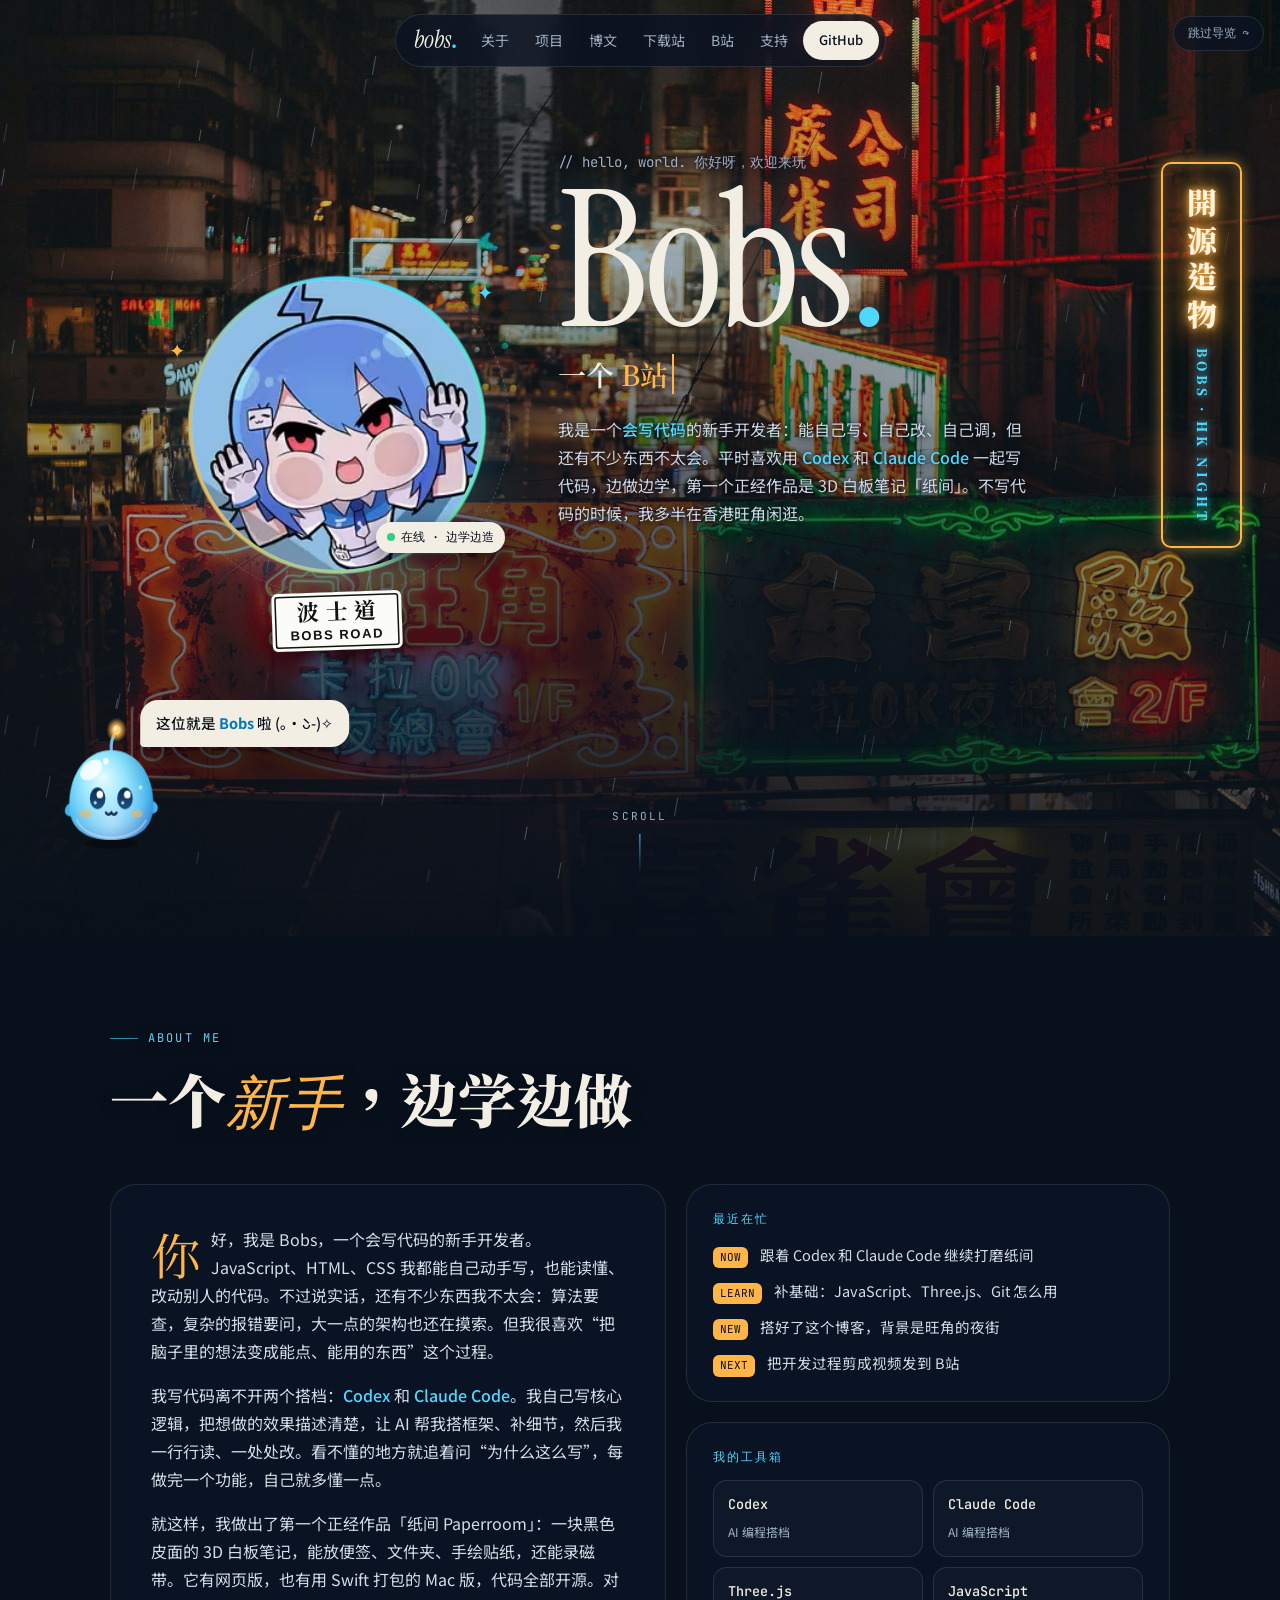
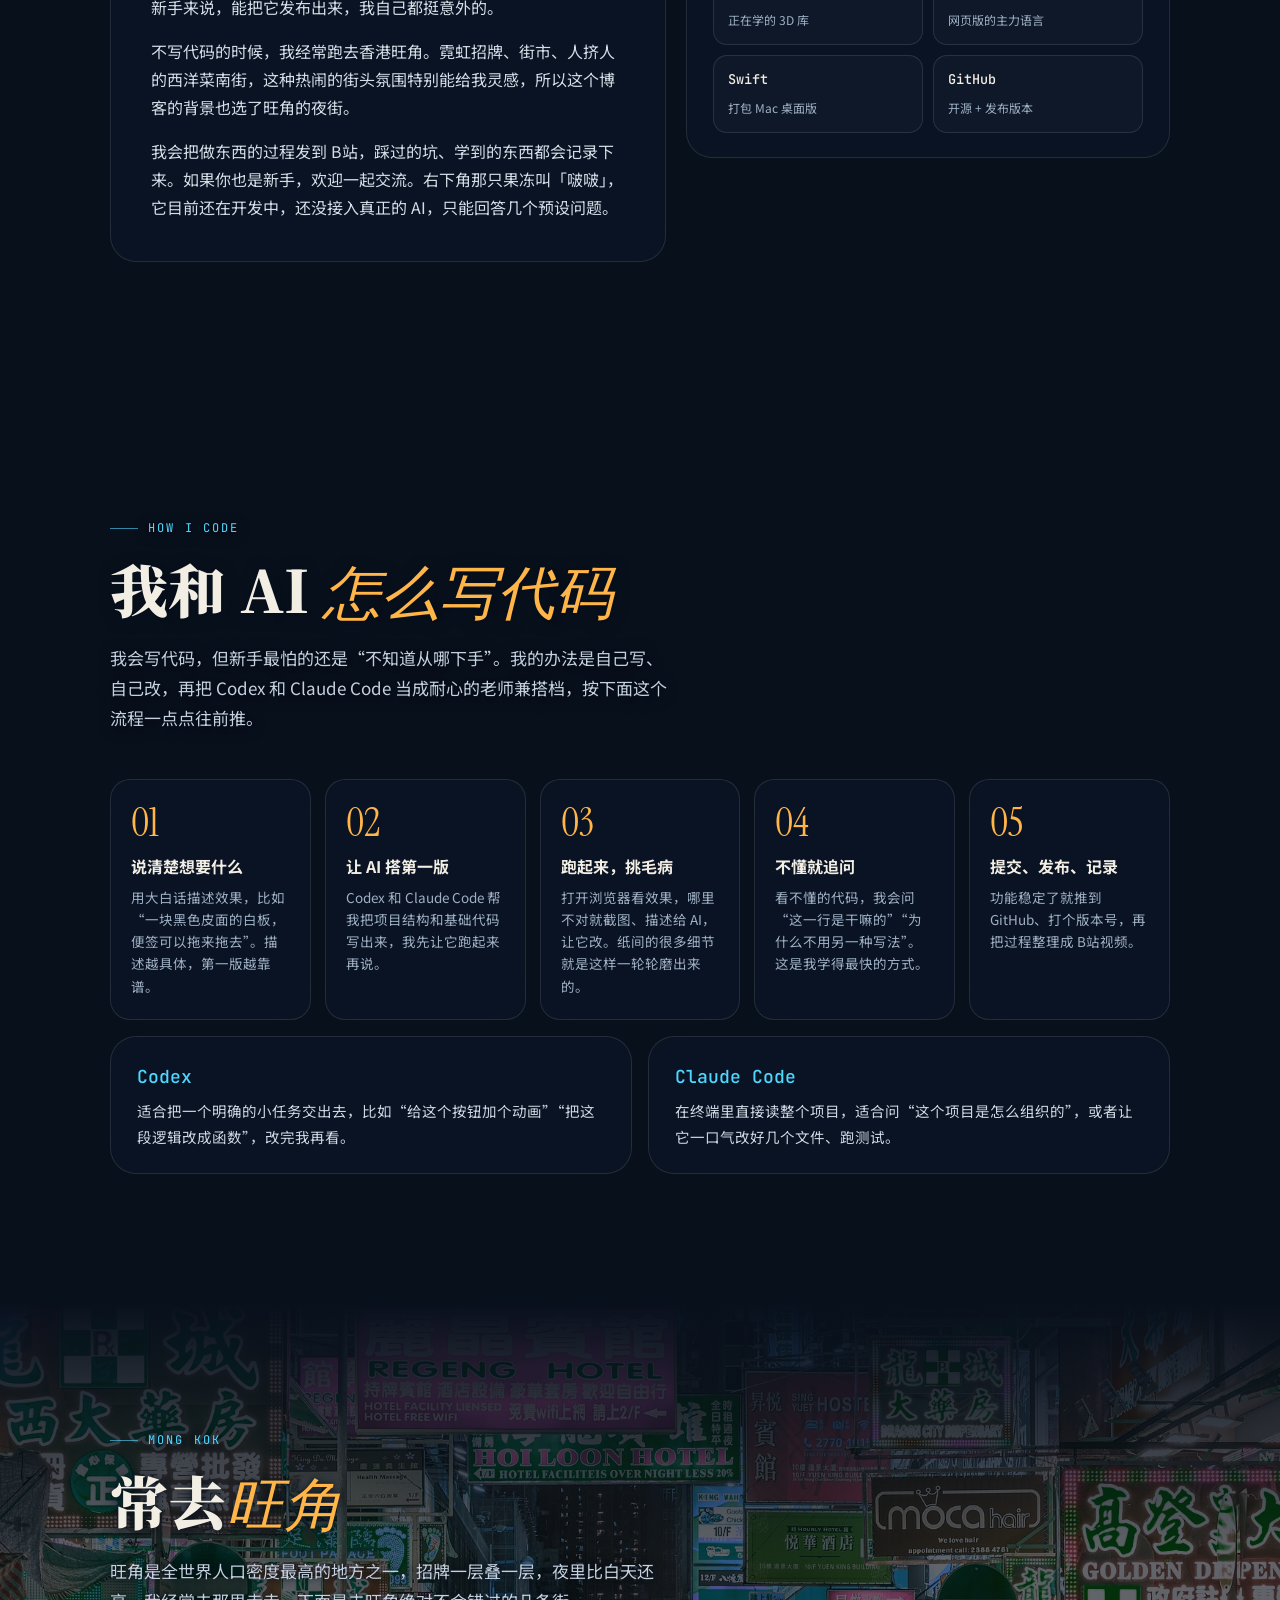
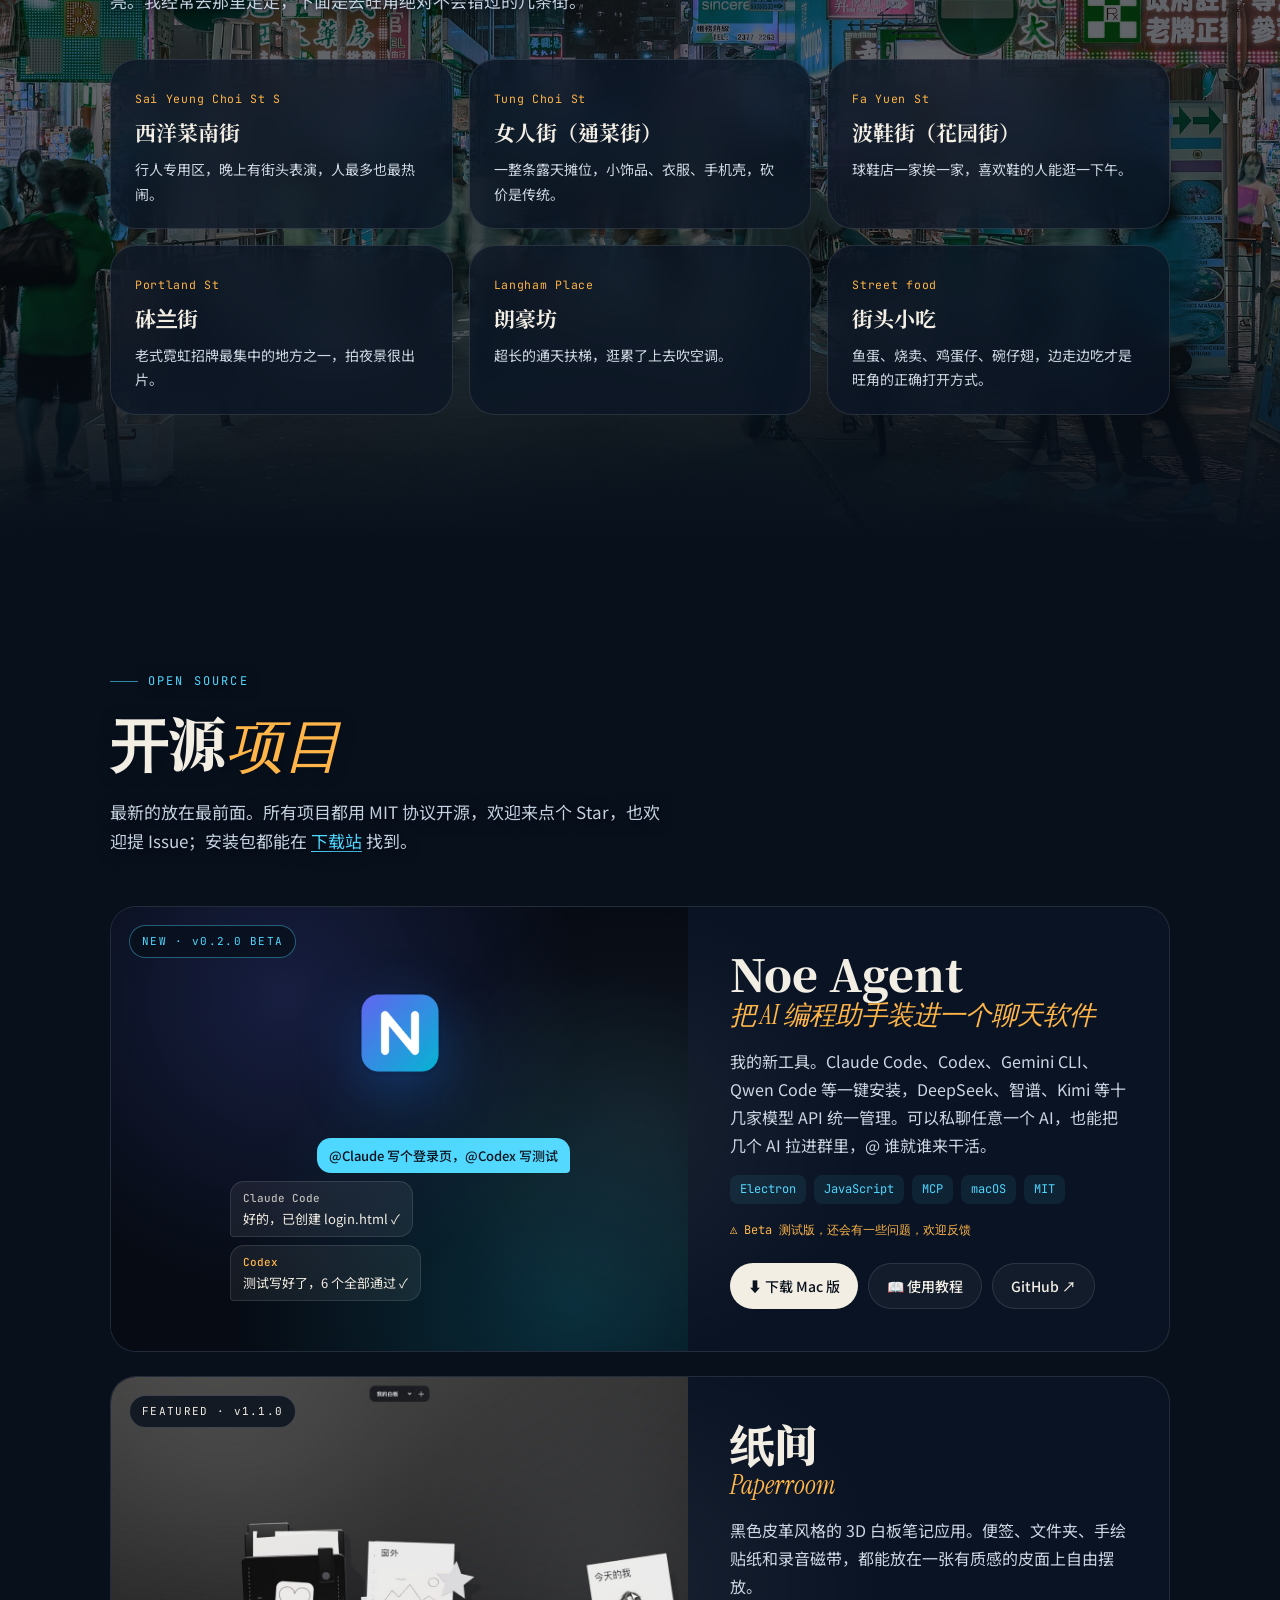
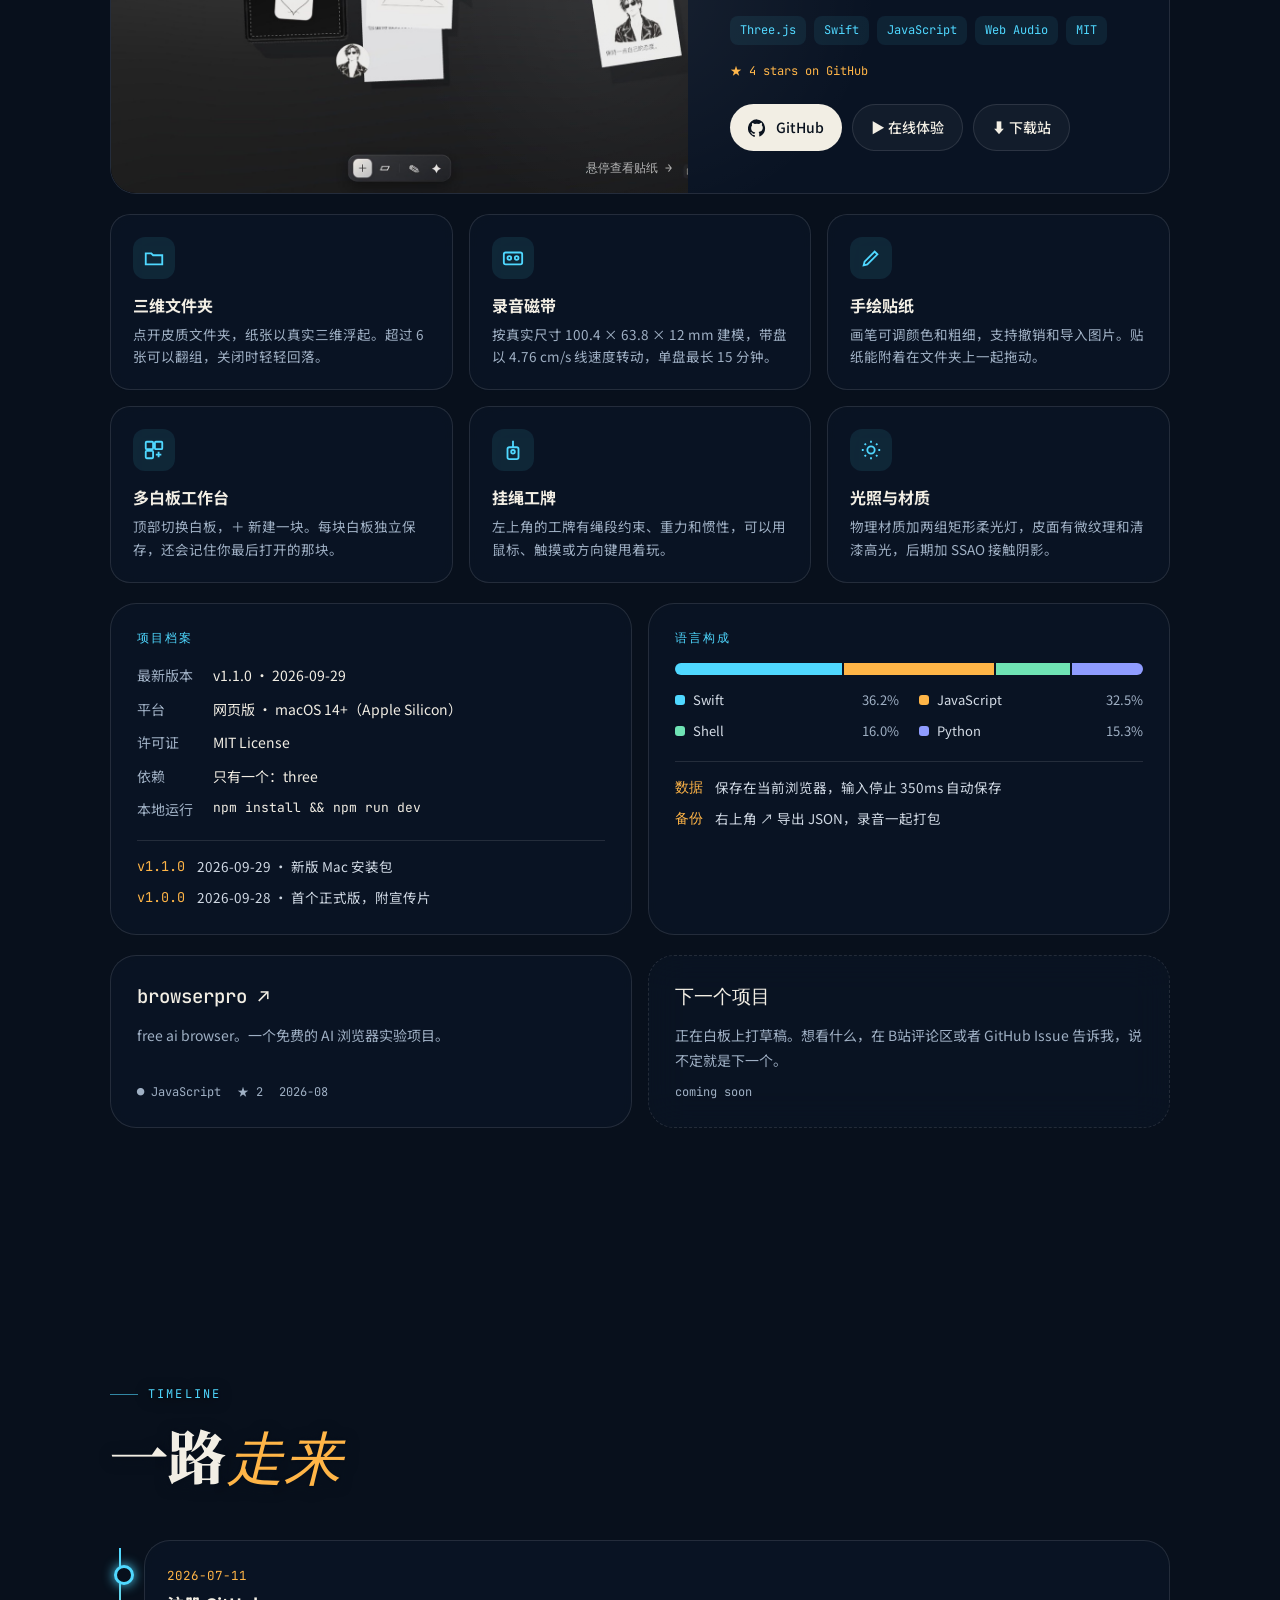
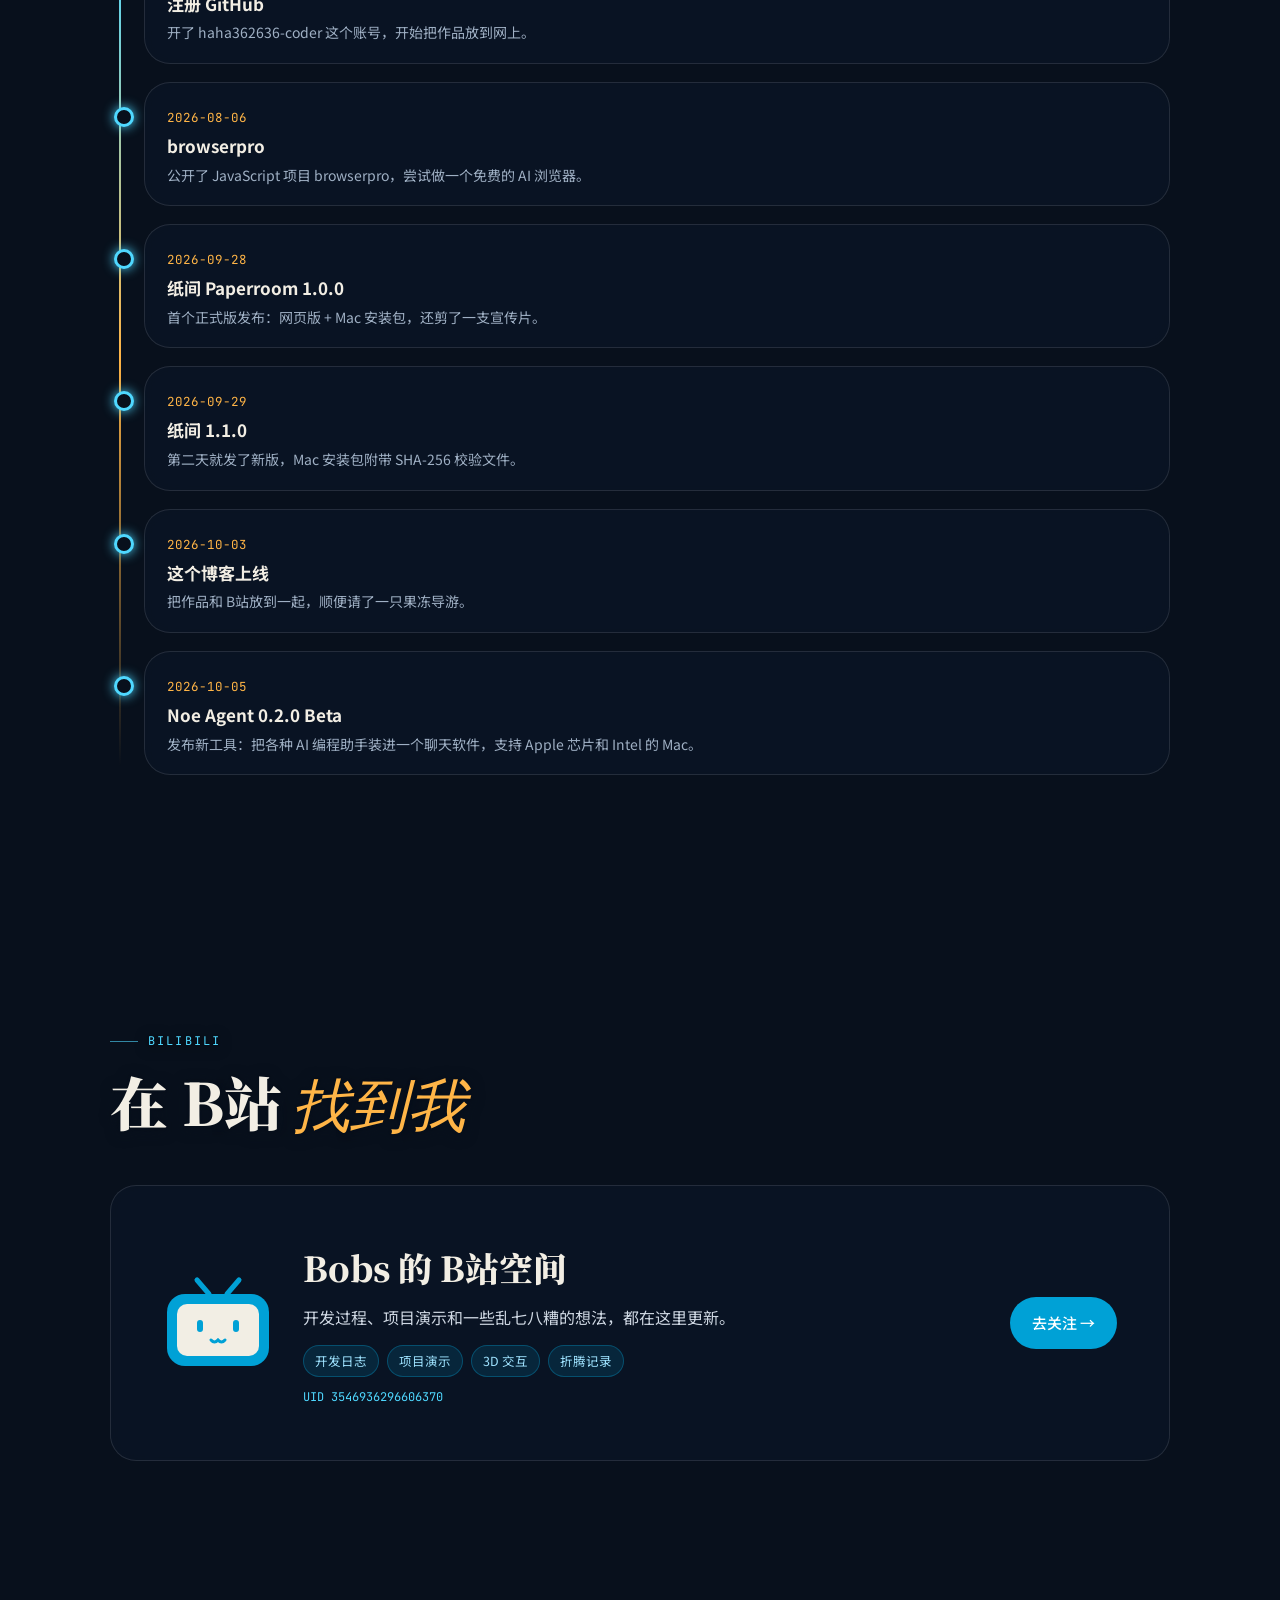
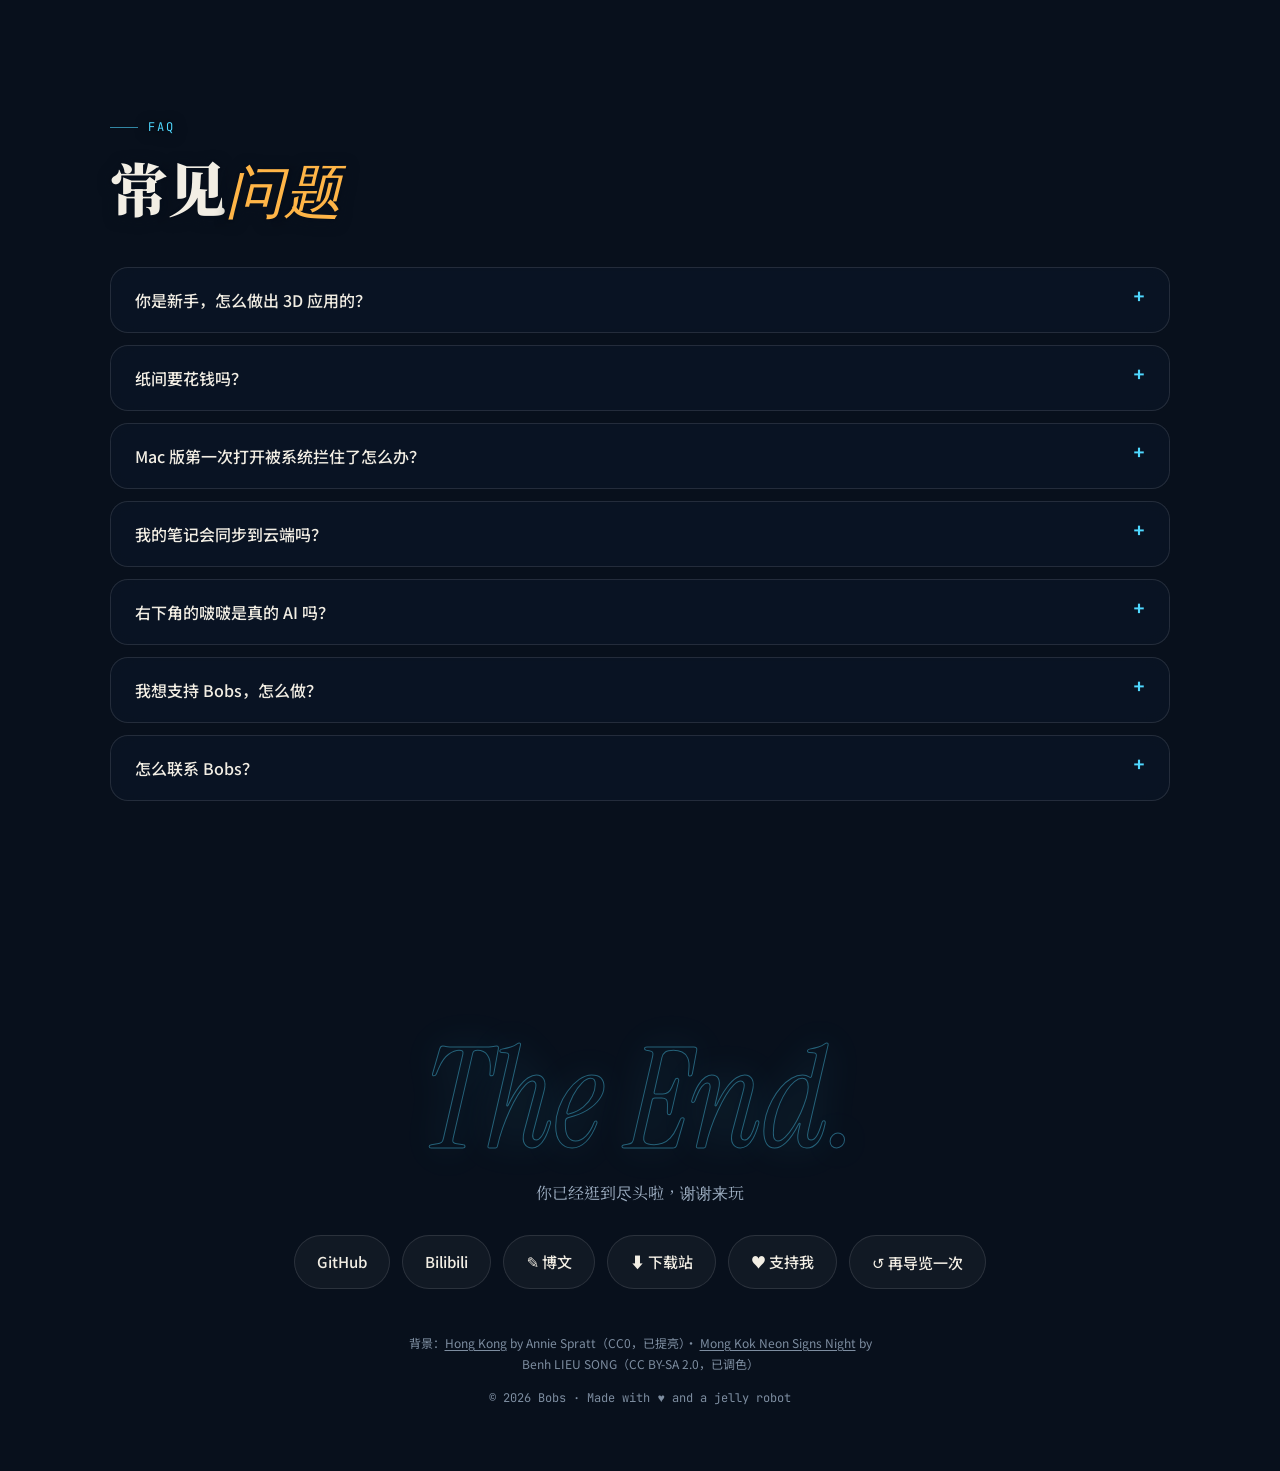
<file: index.html>
<!doctype html>
<html lang="zh-CN">
<head>
<meta charset="utf-8">
<meta name="viewport" content="width=device-width, initial-scale=1, viewport-fit=cover">
<title>Bobs 的小宇宙</title>
<meta name="description" content="Bobs 的个人博客：开源项目、B站视频，还有一只会带路的果冻 AI 小导游。">
<link rel="preconnect" href="https://fonts.googleapis.com">
<link rel="preconnect" href="https://fonts.gstatic.com" crossorigin>
<link rel="stylesheet" href="https://fonts.googleapis.com/css2?family=Instrument+Serif:ital@0;1&family=Noto+Serif+TC:wght@600;900&family=Noto+Sans+SC:wght@400;500;700&family=JetBrains+Mono:wght@400;500&display=swap">
<style>
/* Layout: 旺角夜街做底，雨夜玻璃面板叠在街景上；单栏叙事，果冻导游陪逛，最后停在右下角 */
:root{
  color-scheme: dark;
  --ink:#08101c;        /* 夜色 */
  --glass:#0c1626b8;    /* 玻璃面板 */
  --line:#ffffff1c;
  --paper:#f2eee4;      /* 主文字：旧纸色 */
  --mute:#9fb0c4;
  --neon:#4fd8ff;       /* 主强调：霓虹青 */
  --amber:#ffb547;      /* 次强调：招牌琥珀 */
  --jade:#6fe3b4;       /* 点缀：玉绿 */
  --bili:#00a1d6;

  --f-display:"Instrument Serif", Georgia, serif;
  --f-hk:"Noto Serif TC", "Songti TC", "Noto Serif SC", serif;
  --f-body:"Noto Sans SC", -apple-system, "PingFang SC", system-ui, sans-serif;
  --f-mono:"JetBrains Mono", ui-monospace, Menlo, monospace;
  --spring:cubic-bezier(.34,1.56,.64,1);
}
*{box-sizing:border-box}
body{margin:0;background:var(--ink);color:var(--paper);font-family:var(--f-body);font-size:16px;line-height:1.75;-webkit-font-smoothing:antialiased;overflow-x:hidden}
a{color:inherit;text-decoration:none}
img{max-width:100%;display:block}
::selection{background:var(--neon);color:var(--ink)}
:focus-visible{outline:2px solid var(--amber);outline-offset:3px;border-radius:8px}

/* ---------- 街景背景 ---------- */
.city{position:fixed;inset:0;z-index:0;background:url("assets/hk-street.jpg") center 30%/cover no-repeat;transform:scale(1.08);will-change:transform}
.city::after{content:"";position:absolute;inset:0;
  background:linear-gradient(180deg,#08101c18 0%,#08101c55 45%,#08101cc8 100%),radial-gradient(ellipse at 50% 125%,#08101ccc 15%,transparent 65%)}
.tint{position:fixed;inset:0;z-index:0;background:#08101c;opacity:0;pointer-events:none}
#rain{position:fixed;inset:0;z-index:1;pointer-events:none}
.grain{position:fixed;inset:0;z-index:1;pointer-events:none;opacity:.08;mix-blend-mode:overlay;
  background-image:url("data:image/svg+xml,%3Csvg xmlns='http://www.w3.org/2000/svg' width='160' height='160'%3E%3Cfilter id='n'%3E%3CfeTurbulence type='fractalNoise' baseFrequency='.9' numOctaves='3'/%3E%3C/filter%3E%3Crect width='100%25' height='100%25' filter='url(%23n)'/%3E%3C/svg%3E")}
.spot{position:fixed;width:560px;height:560px;border-radius:50%;pointer-events:none;z-index:1;background:radial-gradient(circle,#4fd8ff14,transparent 65%);transform:translate(-50%,-50%);left:-999px;top:-999px}

/* ---------- 导航 ---------- */
.nav{position:fixed;top:0;left:0;right:0;z-index:40;display:flex;justify-content:center;padding:calc(14px + env(safe-area-inset-top,0px)) 16px 0}
.nav-in{display:flex;align-items:center;gap:4px;padding:6px 6px 6px 18px;border-radius:999px;background:#0a1322cc;border:1px solid var(--line);backdrop-filter:blur(14px);-webkit-backdrop-filter:blur(14px)}
.logo{font-family:var(--f-display);font-size:24px;font-style:italic;margin-right:10px;line-height:1}
.logo b{color:var(--neon);font-style:normal}
.nav a.lk{font-size:14px;color:var(--mute);padding:6px 11px;border-radius:999px;transition:.25s}
.nav a.lk:hover{color:var(--paper);background:#ffffff10}
@media (max-width:640px){.nav a.lk.hide-s{display:none}}

/* ---------- 通用 ---------- */
main{position:relative;z-index:2}
.wrap{max-width:1140px;margin:0 auto;padding-inline:clamp(16px,4vw,40px)}
section{padding-block:clamp(70px,10vw,130px)}
.eyebrow{font-family:var(--f-mono);font-size:12px;letter-spacing:.18em;text-transform:uppercase;color:var(--neon);display:flex;align-items:center;gap:10px}
.eyebrow::before{content:"";width:28px;height:1px;background:currentColor;opacity:.6}
h2{font-family:var(--f-hk);font-weight:900;font-size:clamp(34px,5vw,58px);line-height:1.15;margin:16px 0 0;text-wrap:balance}
h2 em{font-family:var(--f-display);font-weight:400;color:var(--amber)}
.lead{color:#c4d0de;max-width:62ch;margin-top:16px;font-size:17px}
h2,.lead,.eyebrow,.hi,.bio{text-shadow:0 2px 14px #08101c,0 0 4px #08101caa}
.panel{background:var(--glass);border:1px solid var(--line);border-radius:26px;backdrop-filter:blur(18px) saturate(1.2);-webkit-backdrop-filter:blur(18px) saturate(1.2)}

.btn{position:relative;display:inline-flex;align-items:center;gap:10px;padding:13px 22px;border-radius:999px;font-weight:500;font-size:15px;border:0;font-family:inherit;cursor:pointer;color:inherit;transition:transform .35s var(--spring),background .25s,box-shadow .25s}
.btn svg{width:18px;height:18px;flex:none}
.btn-pri{background:var(--paper);color:var(--ink)}
.btn-pri:hover{box-shadow:0 12px 40px -8px #4fd8ffaa}
.btn-ghost{border:1px solid var(--line);background:#ffffff0a}
.btn-ghost:hover{background:#ffffff18}
.btn-bili{background:var(--bili);color:#fff}
.btn-bili:hover{box-shadow:0 12px 40px -8px #00a1d6cc}

/* ---------- Hero ---------- */
.hero{min-height:100svh;display:grid;align-items:center;padding-block:120px 90px;position:relative}
.hero-grid{display:grid;grid-template-columns:auto minmax(0,1fr);gap:clamp(32px,6vw,80px);align-items:center}
@media (max-width:860px){.hero-grid{grid-template-columns:1fr;justify-items:center;text-align:center}}

.avatar{position:relative;width:clamp(220px,26vw,290px);max-width:100%;display:flex;flex-direction:column;align-items:center;gap:22px}
.av-frame{position:relative;width:100%;aspect-ratio:1}
.av-frame .ring{position:absolute;inset:-12px;border-radius:50%;background:conic-gradient(from 0deg,var(--neon),var(--jade),var(--amber),var(--neon));animation:spin 8s linear infinite;
  -webkit-mask:radial-gradient(circle,transparent 63%,#000 64%,#000 66.5%,transparent 67.5%);mask:radial-gradient(circle,transparent 63%,#000 64%,#000 66.5%,transparent 67.5%);filter:drop-shadow(0 0 10px #4fd8ff)}
.av-frame .ring2{position:absolute;inset:-28px;border-radius:50%;border:1px dashed #ffffff30;animation:spin 40s linear infinite reverse}
.av-frame .face{position:absolute;inset:0;border-radius:50%;overflow:hidden;background:radial-gradient(circle at 50% 35%,#e9f6ff,#9fd3ee 70%,#5c8fb8);box-shadow:0 30px 80px -20px #4fd8ff66,inset 0 0 0 4px #ffffff22}
.av-frame .face img{width:100%;height:100%;object-fit:cover;transition:transform .6s var(--spring)}
.av-frame:hover .face img{transform:scale(1.08) rotate(-3deg)}
.av-frame .tag{position:absolute;right:-8%;bottom:6%;font-family:var(--f-mono);font-size:12px;background:var(--paper);color:var(--ink);padding:5px 11px;border-radius:999px;box-shadow:0 8px 24px #0008;white-space:nowrap}
.av-frame .tag i{display:inline-block;width:8px;height:8px;border-radius:50%;background:#2fcf86;margin-right:6px;animation:pulse 2s infinite}
.sparkle{position:absolute;color:var(--amber);font-size:20px;animation:twinkle 2.4s ease-in-out infinite}
/* 香港路牌 */
.street-sign{background:#fbfbf7;color:#111;border-radius:6px;padding:6px 18px 7px;box-shadow:0 10px 30px -8px #000c,inset 0 0 0 3px #fbfbf7,inset 0 0 0 4.5px #111;text-align:center;line-height:1.15;transform:rotate(-2deg)}
.street-sign b{display:block;font-family:var(--f-hk);font-size:22px;letter-spacing:.3em;margin-right:-.3em}
.street-sign span{font-family:"Arial Narrow",Arial,sans-serif;font-weight:700;font-size:13px;letter-spacing:.12em}
@keyframes spin{to{transform:rotate(360deg)}}
@keyframes pulse{0%,100%{box-shadow:0 0 0 0 #2fcf8688}50%{box-shadow:0 0 0 6px #2fcf8600}}
@keyframes twinkle{50%{transform:scale(.4) rotate(90deg);opacity:.3}}

.hi{font-family:var(--f-mono);font-size:14px;color:var(--mute)}
.name{font-family:var(--f-display);font-size:clamp(90px,15vw,190px);line-height:.85;margin:6px 0 8px;letter-spacing:-.03em;font-weight:400;text-shadow:0 0 40px #4fd8ff44}
.name .dot{color:var(--neon)}
.role{font-family:var(--f-hk);font-size:clamp(20px,2.4vw,28px);font-weight:600}
.role .typed{color:var(--amber);border-right:2px solid var(--amber);padding-right:4px;animation:caret 1s steps(1) infinite}
@keyframes caret{50%{border-color:transparent}}
.bio{color:#cfd8e3;max-width:52ch;margin:16px 0 0}
@media (max-width:860px){.bio{margin-inline:auto}}
.chips{display:flex;flex-wrap:wrap;gap:10px;margin-top:22px}
@media (max-width:860px){.chips,.cta,.facts{justify-content:center}}
.chip{font-size:13px;padding:7px 14px;border-radius:999px;border:1px solid var(--line);background:#0a132299;backdrop-filter:blur(8px);display:inline-flex;align-items:center;gap:8px}
.chip svg{width:15px;height:15px;color:var(--neon)}
.cta{display:flex;flex-wrap:wrap;gap:12px;margin-top:26px}
.facts{display:flex;flex-wrap:wrap;gap:clamp(18px,3vw,36px);margin-top:30px;padding-top:22px;border-top:1px solid var(--line)}
.facts div{display:flex;flex-direction:column}
.facts b{font-family:var(--f-display);font-size:34px;font-weight:400;line-height:1;font-variant-numeric:tabular-nums}
.facts small{font-size:12px;color:var(--mute);margin-top:6px}

/* 竖排霓虹招牌 */
.neon-sign{position:absolute;right:clamp(10px,3vw,40px);top:18%;writing-mode:vertical-rl;font-family:var(--f-hk);font-weight:900;font-size:30px;letter-spacing:.25em;
  padding:22px 12px;border:2px solid var(--amber);border-radius:10px;color:#fff3dc;
  text-shadow:0 0 6px var(--amber),0 0 18px var(--amber),0 0 40px #ff8a00;box-shadow:0 0 14px #ffb54788,inset 0 0 14px #ffb54755;animation:flicker 6s infinite}
.neon-sign small{font-size:13px;letter-spacing:.3em;color:var(--neon);text-shadow:0 0 8px var(--neon);margin-top:12px}
@keyframes flicker{0%,18%,22%,62%,64%,100%{opacity:1}20%,63%{opacity:.35}}
@media (max-width:1100px){.neon-sign{display:none}}

.intro .pop{opacity:0;transform:scale(.4) translateY(30px)}
.pop.in{animation:popIn .8s var(--spring) forwards}
@keyframes popIn{0%{opacity:0;transform:scale(.4) translateY(30px)}100%{opacity:1;transform:none}}
.scroll-hint{position:absolute;left:50%;bottom:26px;transform:translateX(-50%);font-family:var(--f-mono);font-size:11px;letter-spacing:.2em;color:var(--mute);display:flex;flex-direction:column;align-items:center;gap:8px}
.scroll-hint i{width:1px;height:40px;background:linear-gradient(var(--neon),transparent);animation:drip 2s infinite}
@keyframes drip{0%{transform:scaleY(0);transform-origin:top}50%{transform:scaleY(1);transform-origin:top}51%{transform-origin:bottom}100%{transform:scaleY(0);transform-origin:bottom}}

/* ---------- About ---------- */
.about-grid{display:grid;grid-template-columns:1.15fr 1fr;gap:20px;margin-top:46px}
@media (max-width:860px){.about-grid{grid-template-columns:1fr}}
.about-text{padding:clamp(24px,4vw,40px)}
.about-text p{margin:0 0 1em;color:#d5dde7;max-width:62ch}
.about-text p:last-child{margin:0}
.about-text p:first-child::first-letter{font-family:var(--f-hk);font-size:3.1em;float:left;line-height:1;margin:4px 10px 0 0;color:var(--amber)}
.side{display:grid;gap:20px;align-content:start}
.now{padding:24px 26px}
.now h4,.stack-wrap h4{margin:0 0 12px;font-family:var(--f-mono);font-size:12px;letter-spacing:.16em;color:var(--neon);font-weight:500;text-transform:uppercase}
.now ul{list-style:none;margin:0;padding:0;display:grid;gap:10px}
.now li{display:flex;gap:12px;align-items:baseline;font-size:14.5px;color:#d5dde7}
.now li span{font-family:var(--f-mono);font-size:11px;color:var(--ink);background:var(--amber);border-radius:6px;padding:1px 7px;flex:none}
.stack-wrap{padding:24px 26px}
.stack{display:grid;grid-template-columns:repeat(2,minmax(0,1fr));gap:10px}
.stack div{padding:12px 14px;border:1px solid var(--line);border-radius:14px;background:#ffffff06;transition:.35s var(--spring)}
.stack div:hover{border-color:#4fd8ff77;transform:translateY(-3px)}
.stack b{display:block;font-family:var(--f-mono);font-size:13.5px;font-weight:500}
.stack small{color:var(--mute);font-size:12px}

/* ---------- Projects ---------- */
.proj{margin-top:50px;display:grid;grid-template-columns:1.2fr 1fr;overflow:hidden;position:relative;transition:transform .5s cubic-bezier(.2,.8,.2,1),box-shadow .4s}
.proj:hover{box-shadow:0 40px 100px -30px #4fd8ff40}
.proj::after{content:"";position:absolute;inset:0;pointer-events:none;border-radius:inherit;background:radial-gradient(600px circle at var(--mx,50%) var(--my,50%),#ffffff0f,transparent 40%)}
@media (max-width:900px){.proj{grid-template-columns:1fr}}
.shots{position:relative;min-height:320px;background:#05080e;overflow:hidden}
.shots img{position:absolute;inset:0;width:100%;height:100%;object-fit:cover;transition:opacity .8s,transform 1.2s cubic-bezier(.2,.8,.2,1)}
.shots img+img{opacity:0}
.shots:hover img:first-child{opacity:0}
.shots:hover img+img{opacity:1;transform:scale(1.04)}
.shots .badge{position:absolute;left:18px;top:18px;font-family:var(--f-mono);font-size:11px;letter-spacing:.12em;padding:6px 12px;border-radius:999px;background:#08101ccc;border:1px solid #ffffff30;z-index:2}
.shots .hint{position:absolute;right:16px;bottom:14px;font-size:12px;color:#ffffffaa;z-index:2;font-family:var(--f-mono)}
.proj-body{padding:clamp(24px,4vw,42px);display:flex;flex-direction:column;gap:16px;min-width:0}
.proj-body h3{margin:0;font-family:var(--f-hk);font-size:clamp(32px,3.6vw,44px);font-weight:900;line-height:1.1}
.proj-body h3 small{display:block;font-family:var(--f-display);font-style:italic;font-weight:400;font-size:.6em;color:var(--amber);margin-top:4px}
.proj-body p{margin:0;color:#ccd6e2}
.tags{display:flex;flex-wrap:wrap;gap:8px}
.tags span{font-family:var(--f-mono);font-size:12px;padding:4px 10px;border-radius:8px;background:#4fd8ff14;color:var(--neon)}
.links{display:flex;flex-wrap:wrap;gap:10px;margin-top:auto;padding-top:6px}
.links .btn{padding:10px 18px;font-size:14px}
.star{font-family:var(--f-mono);font-size:12px;color:var(--amber)}

.feats{margin-top:20px;display:grid;grid-template-columns:repeat(3,minmax(0,1fr));gap:16px}
@media (max-width:900px){.feats{grid-template-columns:repeat(2,minmax(0,1fr))}}
@media (max-width:540px){.feats{grid-template-columns:1fr}}
.feat{padding:22px;border-radius:20px;transition:transform .45s var(--spring),border-color .3s}
.feat:hover{transform:translateY(-6px);border-color:#4fd8ff66}
.feat .ic{width:42px;height:42px;border-radius:12px;display:grid;place-items:center;background:#4fd8ff18;color:var(--neon);margin-bottom:12px}
.feat .ic svg{width:22px;height:22px}
.feat b{display:block;font-size:16px;margin-bottom:4px}
.feat p{margin:0;font-size:13.5px;color:var(--mute);line-height:1.65}

.spec{margin-top:20px;display:grid;grid-template-columns:1fr 1fr;gap:16px}
@media (max-width:860px){.spec{grid-template-columns:1fr}}
.spec .panel{padding:24px 26px;min-width:0}
.spec h4{margin:0 0 14px;font-family:var(--f-mono);font-size:12px;letter-spacing:.16em;color:var(--neon);font-weight:500;text-transform:uppercase}
.kv{display:grid;grid-template-columns:auto 1fr;gap:9px 20px;font-size:14px;margin:0}
.kv dt{color:var(--mute)}
.kv dd{margin:0;font-variant-numeric:tabular-nums;min-width:0;overflow-wrap:anywhere}
.langbar{display:flex;height:12px;border-radius:999px;overflow:hidden;margin:6px 0 14px;gap:2px}
.langbar i{display:block;height:100%}
.legend{display:grid;grid-template-columns:repeat(2,minmax(0,1fr));gap:8px 20px;font-size:13px;font-variant-numeric:tabular-nums}
.legend span{display:flex;align-items:center;gap:8px;color:#d5dde7}
.legend span::before{content:"";width:10px;height:10px;border-radius:3px;background:var(--c)}
.legend em{font-style:normal;color:var(--mute);margin-left:auto}
.changelog{margin-top:18px;border-top:1px solid var(--line);padding-top:14px;display:grid;gap:8px;font-size:13.5px}
.changelog div{display:flex;gap:12px}
.changelog code{font-family:var(--f-mono);color:var(--amber);flex:none}
.changelog span{color:#cfd8e3}

.side-proj{margin-top:20px;display:grid;grid-template-columns:repeat(2,minmax(0,1fr));gap:16px}
@media (max-width:760px){.side-proj{grid-template-columns:1fr}}
.mini-proj{padding:24px 26px;display:flex;flex-direction:column;gap:10px;transition:transform .45s var(--spring)}
.mini-proj:hover{transform:translateY(-5px)}
.mini-proj h3{margin:0;font-family:var(--f-mono);font-size:19px;font-weight:500}
.mini-proj p{margin:0;color:var(--mute);font-size:14px}
.mini-proj .meta{display:flex;gap:16px;font-family:var(--f-mono);font-size:12px;color:var(--mute);margin-top:auto}
.mini-proj.dashed{border-style:dashed;background:#0c162680}

.proj+.proj{margin-top:24px}
.noe-visual{position:relative;min-height:340px;overflow:hidden;display:grid;place-items:center;padding:60px 28px 32px;
  background:radial-gradient(circle at 30% 20%,#5b6cf233,transparent 55%),radial-gradient(circle at 80% 90%,#14b8d533,transparent 55%),#060b14}
.noe-visual .badge{position:absolute;left:18px;top:18px;font-family:var(--f-mono);font-size:11px;letter-spacing:.12em;padding:6px 12px;border-radius:999px;background:#08101ccc;border:1px solid #4fd8ff66;color:var(--neon)}
.noe-icon{width:96px;height:96px;filter:drop-shadow(0 18px 30px #1a6fd666);animation:noeFloat 4s ease-in-out infinite}
@keyframes noeFloat{50%{transform:translateY(-8px) rotate(-3deg)}}
.noe-chat{width:100%;max-width:340px;display:grid;gap:8px;margin-top:22px}
.nb{font-size:13px;line-height:1.5;padding:8px 12px;border-radius:14px;max-width:88%}
.nb b{display:block;font-size:11px;font-family:var(--f-mono);font-weight:500;opacity:.75;margin-bottom:2px}
.nb.me{justify-self:end;background:var(--neon);color:var(--ink);border-bottom-right-radius:4px;font-weight:500}
.nb.ai{justify-self:start;background:#ffffff10;border:1px solid var(--line);border-bottom-left-radius:4px}
.nb.ai.alt b{color:var(--amber);opacity:1}
.noe:hover .nb{animation:pop .5s var(--spring) both}
.noe:hover .nb:nth-child(2){animation-delay:.08s}.noe:hover .nb:nth-child(3){animation-delay:.16s}
@keyframes pop{from{transform:scale(.9);opacity:.4}}
/* ---------- Timeline ---------- */
.tl{margin-top:46px;position:relative;display:grid;gap:18px;padding-left:34px}
.tl::before{content:"";position:absolute;left:9px;top:8px;bottom:8px;width:2px;background:linear-gradient(var(--neon),var(--amber),transparent)}
.tl-item{position:relative;padding:18px 22px}
.tl-item::before{content:"";position:absolute;left:-31px;top:24px;width:14px;height:14px;border-radius:50%;background:var(--ink);border:3px solid var(--neon);box-shadow:0 0 12px var(--neon)}
.tl-item time{font-family:var(--f-mono);font-size:12.5px;color:var(--amber)}
.tl-item b{display:block;font-size:17px;margin:2px 0}
.tl-item p{margin:0;color:var(--mute);font-size:14px}

.bio b,.about-text b{color:var(--neon);font-weight:500}

/* ---------- 我和 AI ---------- */
.flow{list-style:none;margin:46px 0 0;padding:0;display:grid;grid-template-columns:repeat(5,minmax(0,1fr));gap:14px;counter-reset:f}
@media (max-width:1000px){.flow{grid-template-columns:repeat(2,minmax(0,1fr))}}
@media (max-width:540px){.flow{grid-template-columns:1fr}}
.flow li{counter-increment:f;padding:22px 20px;border-radius:20px;position:relative;transition:transform .45s var(--spring)}
.flow li:hover{transform:translateY(-6px)}
.flow li::before{content:"0" counter(f);display:block;font-family:var(--f-display);font-size:40px;line-height:1;color:var(--amber);margin-bottom:10px}
.flow b{display:block;font-size:16px;margin-bottom:6px}
.flow p{margin:0;font-size:13.5px;color:var(--mute);line-height:1.65}
.ai-pair{margin-top:16px;display:grid;grid-template-columns:1fr 1fr;gap:16px}
@media (max-width:760px){.ai-pair{grid-template-columns:1fr}}
.ai-pair .panel{padding:24px 26px}
.ai-pair h3{margin:0 0 6px;font-family:var(--f-mono);font-size:18px;font-weight:500;color:var(--neon)}
.ai-pair p{margin:0;color:#cfd8e3;font-size:14.5px}

/* ---------- 旺角 ---------- */
.spots{margin-top:44px;display:grid;grid-template-columns:repeat(3,minmax(0,1fr));gap:16px}
@media (max-width:900px){.spots{grid-template-columns:repeat(2,minmax(0,1fr))}}
@media (max-width:540px){.spots{grid-template-columns:1fr}}
.spot-card{padding:22px 24px;transition:transform .45s var(--spring),border-color .3s}
.spot-card:hover{transform:translateY(-6px) rotate(-.6deg);border-color:#ffb54766}
.spot-card small{font-family:var(--f-mono);font-size:11.5px;color:var(--amber);letter-spacing:.06em}
.spot-card b{display:block;font-family:var(--f-hk);font-size:21px;margin:4px 0 6px}
.spot-card p{margin:0;font-size:14px;color:#cfd8e3}

/* ---------- Bilibili 横幅 ---------- */
.band{position:relative;overflow:hidden}
.band::before{content:"";position:absolute;inset:0;background:url("assets/hk-mongkok.jpg") center/cover;filter:saturate(.8) brightness(.62) hue-rotate(160deg);transform:scale(1.1)}
.band::after{content:"";position:absolute;inset:0;background:linear-gradient(180deg,var(--ink),#08101c66 30%,#08101c66 70%,var(--ink))}
.band .wrap{position:relative;z-index:2}
.bili{margin-top:44px;padding:clamp(26px,5vw,52px);display:grid;grid-template-columns:auto minmax(0,1fr) auto;gap:30px;align-items:center;position:relative;overflow:hidden}
@media (max-width:860px){.bili{grid-template-columns:1fr;text-align:center;justify-items:center}}
.tv{width:110px;height:94px;animation:bob 3s ease-in-out infinite}
@keyframes bob{50%{transform:translateY(-8px) rotate(-3deg)}}
.bili h3{margin:0;font-family:var(--f-hk);font-size:clamp(24px,3vw,34px);font-weight:900}
.bili p{margin:6px 0 0;color:#cfd8e3}
.bili .uid{font-family:var(--f-mono);font-size:12px;color:var(--neon);margin-top:10px;word-break:break-all}
.bili-list{display:flex;flex-wrap:wrap;gap:8px;margin-top:14px}
@media (max-width:860px){.bili-list{justify-content:center}}
.bili-list span{font-size:12.5px;padding:4px 11px;border-radius:999px;background:#00a1d622;color:#9fe3ff;border:1px solid #00a1d655}
.danmaku{position:absolute;inset:0;pointer-events:none;overflow:hidden}
.danmaku span{position:absolute;white-space:nowrap;font-size:14px;color:#ffffff40;animation:dm linear infinite;left:100%}
@keyframes dm{to{transform:translateX(calc(-100vw - 100%))}}

/* ---------- FAQ ---------- */
.faq{margin-top:40px;display:grid;gap:12px}
.faq details{padding:0 24px;border-radius:18px}
.faq summary{cursor:pointer;list-style:none;padding:18px 0;font-weight:500;display:flex;justify-content:space-between;gap:16px}
.faq summary::-webkit-details-marker{display:none}
.faq summary::after{content:"+";font-family:var(--f-mono);color:var(--neon);font-size:20px;line-height:1;transition:transform .4s var(--spring)}
.faq details[open] summary::after{transform:rotate(135deg)}
.faq details p{margin:0 0 18px;color:#cfd8e3;font-size:14.5px;max-width:70ch}
.faq a{color:var(--neon);text-decoration:underline;text-underline-offset:3px}

/* ---------- Footer ---------- */
footer{position:relative;z-index:2;padding-block:100px 50px;padding-inline:16px;text-align:center}
.end{font-family:var(--f-display);font-style:italic;font-size:clamp(60px,11vw,140px);line-height:1;color:transparent;-webkit-text-stroke:1px #4fd8ff66;margin:0;text-shadow:0 0 40px #4fd8ff22}
.end-cn{font-family:var(--f-hk);color:var(--mute);margin-top:10px}
.foot-links{display:flex;justify-content:center;gap:12px;margin-top:28px;flex-wrap:wrap}
.credits{font-size:12px;color:#7d8da0;margin:44px auto 0;max-width:70ch;line-height:1.7}
.credits a{text-decoration:underline;text-underline-offset:2px}
.copy{font-family:var(--f-mono);font-size:12px;color:#7d8da0;margin-top:14px}

.bounce-top{animation:bounceTop 1.1s var(--spring)}
@keyframes bounceTop{0%{transform:translateY(100px)}40%{transform:translateY(-20px)}70%{transform:translateY(7px)}100%{transform:none}}
.rv{transition:opacity .9s ease,transform .9s cubic-bezier(.2,.8,.2,1)}
.js .rv:not(.seen){opacity:.001;transform:translateY(40px)}

/* ---------- 开场遮罩 ---------- */
#curtain{position:fixed;inset:0;z-index:80;background:radial-gradient(circle at 50% 45%,#10203a,#08101c 70%);display:grid;place-items:center;transition:opacity 1s ease,visibility 1s}
#curtain.gone{opacity:0;visibility:hidden}
#curtain .sign{font-family:var(--f-display);font-style:italic;font-size:clamp(70px,14vw,140px);color:#e8fbff;opacity:.08;transition:.2s;transform:translateY(-22vh)}
#curtain .sign.on{opacity:1;text-shadow:0 0 8px var(--neon),0 0 24px var(--neon),0 0 60px #0090ff}
#curtain .load{position:absolute;bottom:12vh;font-family:var(--f-mono);font-size:12px;letter-spacing:.2em;color:var(--mute)}
#curtain .load b{color:var(--neon)}
#skip{position:fixed;z-index:95;right:16px;top:calc(16px + env(safe-area-inset-top,0px));font-family:var(--f-mono);font-size:12px;color:var(--mute);background:#0a1322cc;border:1px solid var(--line);border-radius:999px;padding:8px 14px;cursor:pointer}
#skip:hover{color:var(--paper)}

/* ---------- 果冻导游「啵啵」 ---------- */
#guide{position:fixed;left:0;top:0;z-index:90;width:120px;height:120px;transition:transform 1.05s var(--spring);will-change:transform;touch-action:none;cursor:grab}
#guide.dragging{transition:none;cursor:grabbing}
#guide .sizer{width:100%;height:100%;transition:scale .7s var(--spring);transform-origin:50% 92%}
#guide.big .sizer{scale:1.65}
#guide.dock .sizer{scale:.74}
#guide .jelly{width:100%;height:100%;transform-origin:50% 92%;will-change:transform}
#guide svg{width:100%;height:100%;overflow:visible;display:block}
#guide .pupils{transition:transform .15s ease-out}
#guide .lid{transform-origin:center;transform-box:fill-box;animation:blink 4.6s infinite}
@keyframes blink{0%,93%,100%{transform:scaleY(1)}95.5%{transform:scaleY(.08)}}
#guide .ping{position:absolute;right:16px;top:20px;width:14px;height:14px;border-radius:50%;background:var(--amber);border:2px solid var(--ink);opacity:0;transition:.3s}
#guide.dock .ping{opacity:1;animation:pulse2 2s infinite}
#guide.chatting .ping{opacity:0}
@keyframes pulse2{50%{box-shadow:0 0 0 8px #ffb54700}}
#guide .mouth-o{display:none}
#guide.happy .mouth-w{display:none}
#guide.happy .mouth-o{display:inline}

.bubble{position:absolute;bottom:86%;left:74%;width:max-content;max-width:min(300px,68vw);padding:12px 16px;border-radius:18px 18px 18px 4px;
  background:var(--paper);color:var(--ink);font-size:14.5px;line-height:1.55;font-weight:500;box-shadow:0 18px 40px -10px #000c;
  opacity:0;transform:scale(.5) translateY(12px);transform-origin:0 100%;transition:.5s var(--spring);pointer-events:none}
.bubble.show{opacity:1;transform:none}
.bubble b{color:#0077b8}
#guide.bubble-left .bubble{left:auto;right:70%;border-radius:18px 18px 4px 18px;transform-origin:100% 100%}
#guide.big .bubble{bottom:155%;left:50%;transform:translateX(-50%) scale(.5);transform-origin:50% 100%;border-radius:18px;font-size:15px;text-align:center}
#guide.big .bubble.show{transform:translateX(-50%)}

/* ---------- 聊天 ---------- */
#chat{position:fixed;z-index:85;right:16px;bottom:calc(112px + env(safe-area-inset-bottom,0px));width:min(380px,calc(100vw - 32px));height:min(560px,calc(100svh - 170px));
  display:flex;flex-direction:column;border-radius:24px;overflow:hidden;background:#0b1424f0;border:1px solid var(--line);backdrop-filter:blur(18px);-webkit-backdrop-filter:blur(18px);
  box-shadow:0 30px 80px -20px #000d;transform-origin:100% 100%;transform:scale(.3);opacity:0;visibility:hidden;transition:.55s var(--spring)}
#chat.open{transform:none;opacity:1;visibility:visible}
.chat-hd{display:flex;align-items:center;gap:12px;padding:14px 16px;border-bottom:1px solid var(--line)}
.chat-hd .mini{width:40px;height:40px;border-radius:50%;background:radial-gradient(circle at 35% 30%,#c9f5ff,#4fd8ff 55%,#1a7fd1);display:grid;place-items:center}
.chat-hd .mini svg{width:26px;height:26px}
.chat-hd b{display:block;font-size:15px}
.chat-hd small{color:var(--jade);font-size:12px;font-family:var(--f-mono)}
.chat-hd small.dev{color:var(--amber)}
.dev-note{margin:12px 16px 0;padding:10px 12px;border-radius:12px;background:#ffb54714;border:1px solid #ffb5474d;color:#ffd99a;font-size:12.5px;line-height:1.6}
.dev-note b{color:var(--amber)}
.chat-hd button{margin-left:auto;background:none;border:0;color:var(--mute);font-size:22px;cursor:pointer;width:34px;height:34px;border-radius:50%}
.chat-hd button:hover{background:#ffffff12;color:var(--paper)}
#msgs{flex:1;overflow-y:auto;padding:16px;display:flex;flex-direction:column;gap:10px}
.m{max-width:86%;padding:10px 14px;border-radius:16px;font-size:14px;line-height:1.6;animation:msgIn .45s var(--spring);word-wrap:break-word}
.m.bot{background:#ffffff10;border-bottom-left-radius:4px;align-self:flex-start}
.m.me{background:var(--neon);color:var(--ink);border-bottom-right-radius:4px;align-self:flex-end;font-weight:500}
.m a{color:var(--neon);text-decoration:underline;text-underline-offset:3px}
@keyframes msgIn{from{opacity:0;transform:translateY(12px) scale(.9)}}
.typing{display:flex;gap:4px;padding:14px}
.typing i{width:6px;height:6px;border-radius:50%;background:var(--mute);animation:ty 1s infinite}
.typing i:nth-child(2){animation-delay:.15s}.typing i:nth-child(3){animation-delay:.3s}
@keyframes ty{50%{transform:translateY(-5px);opacity:.4}}
.quick{display:flex;gap:6px;flex-wrap:wrap;padding:0 16px 10px}
.quick button{font:inherit;font-size:12.5px;background:transparent;color:var(--paper);border:1px solid var(--line);border-radius:999px;padding:5px 11px;cursor:pointer;transition:.2s}
.quick button:hover{border-color:var(--neon);color:var(--neon)}
.chat-in{display:flex;gap:8px;padding:12px;border-top:1px solid var(--line)}
.chat-in input{flex:1;min-width:0;font:inherit;font-size:14px;color:var(--paper);background:#ffffff0c;border:1px solid var(--line);border-radius:999px;padding:10px 16px;outline:none}
.chat-in input:focus{border-color:var(--neon)}
.chat-in button{width:42px;height:42px;border-radius:50%;border:0;background:var(--neon);color:var(--ink);cursor:pointer;display:grid;place-items:center;transition:transform .35s var(--spring)}
.chat-in button:hover{transform:scale(1.12) rotate(-10deg)}

@media (prefers-reduced-motion:reduce){*,*::before,*::after{animation-duration:.01ms!important;animation-iteration-count:1!important;transition-duration:.01ms!important}}
</style>
</head>
<body class="intro">
<div class="city" id="city"></div>
<div class="tint" id="tint"></div>
<canvas id="rain"></canvas>
<div class="grain"></div>
<div class="spot" id="spot"></div>

<div id="curtain"><div class="sign" id="sign">bobs.</div><div class="load">LOADING <b id="pct">0</b>%</div></div>
<button id="skip" type="button">跳过导览 ↷</button>

<nav class="nav">
  <div class="nav-in">
    <a href="#top" class="logo">bobs<b>.</b></a>
    <a class="lk hide-s" href="#about">关于</a>
    <a class="lk hide-s" href="#projects">项目</a>
    <a class="lk" href="blog.html">博文</a>
    <a class="lk" href="downloads.html">下载站</a>
    <a class="lk hide-s" href="#bili">B站</a>
    <a class="lk hide-s" href="support.html">支持</a>
    <a class="btn btn-pri" style="padding:8px 16px;font-size:13px" href="https://github.com/haha362636-coder" target="_blank" rel="noopener">GitHub</a>
  </div>
</nav>

<main id="main">
  <!-- HERO -->
  <section class="hero" id="top">
    <div class="neon-sign">開源造物<small>BOBS · HK NIGHT</small></div>
    <div class="wrap hero-grid">
      <div class="avatar pop" id="avatar">
        <div class="av-frame">
          <div class="ring2"></div>
          <div class="ring"></div>
          <div class="face"><img src="assets/bobs-avatar.png" alt="Bobs 的头像"></div>
          <span class="sparkle" style="left:-8%;top:18%">✦</span>
          <span class="sparkle" style="right:-4%;top:-2%;animation-delay:-1s;color:var(--neon)">✦</span>
          <span class="tag"><i></i>在线 · 边学边造</span>
        </div>
        <div class="street-sign"><b>波士道</b><span>BOBS ROAD</span></div>
      </div>

      <div style="min-width:0">
        <div class="hi pop">// hello, world. 你好呀，欢迎来玩</div>
        <h1 class="name pop">Bobs<span class="dot">.</span></h1>
        <div class="role pop">一个 <span class="typed" id="typed">会写代码的新手</span></div>
        <p class="bio pop">我是一个<b>会写代码</b>的新手开发者：能自己写、自己改、自己调，但还有不少东西不太会。平时喜欢用 <b>Codex</b> 和 <b>Claude Code</b> 一起写代码，边做边学，第一个正经作品是 3D 白板笔记「纸间」。不写代码的时候，我多半在香港旺角闲逛。</p>
        <div class="chips">
          <span class="chip pop"><svg viewBox="0 0 24 24" fill="none" stroke="currentColor" stroke-width="2"><path d="M12 3v3M12 18v3M3 12h3M18 12h3"/><circle cx="12" cy="12" r="4"/></svg>会写代码</span>
          <span class="chip pop"><svg viewBox="0 0 24 24" fill="none" stroke="currentColor" stroke-width="2"><path d="M8 9l-4 3 4 3M16 9l4 3-4 3M13 6l-2 12"/></svg>Codex + Claude Code</span>
          <span class="chip pop"><svg viewBox="0 0 24 24" fill="none" stroke="currentColor" stroke-width="2"><path d="M12 21s-7-6.2-7-11a7 7 0 0114 0c0 4.8-7 11-7 11z"/><circle cx="12" cy="10" r="2.5"/></svg>旺角常客</span>
          <span class="chip pop"><svg viewBox="0 0 24 24" fill="none" stroke="currentColor" stroke-width="2"><rect x="3" y="6" width="18" height="13" rx="3"/><path d="M8 2l3 4M16 2l-3 4"/></svg>B站 UP 主</span>
        </div>
        <div class="cta pop">
          <a class="btn btn-pri mag" href="#projects"><svg viewBox="0 0 24 24" fill="none" stroke="currentColor" stroke-width="2"><path d="M4 4h7v7H4zM13 4h7v7h-7zM4 13h7v7H4zM13 13h7v7h-7z"/></svg>看看我的项目</a>
          <a class="btn btn-bili mag" href="https://space.bilibili.com/3546936296606370" target="_blank" rel="noopener"><svg viewBox="0 0 24 24" fill="none" stroke="currentColor" stroke-width="2"><rect x="3" y="6" width="18" height="13" rx="3"/><path d="M8 2l3 4M16 2l-3 4M9 12v2M15 12v2"/></svg>B站主页</a>
        </div>
        <div class="facts pop">
          <div><b id="f-repos">3</b><small>公开仓库</small></div>
          <div><b id="f-stars">6</b><small>收获 Star</small></div>
          <div><b>v1.1.0</b><small>纸间最新版本</small></div>
          <div><b>2026.07</b><small>加入 GitHub</small></div>
        </div>
      </div>
    </div>
    <div class="scroll-hint">SCROLL<i></i></div>
  </section>

  <!-- ABOUT -->
  <section id="about">
    <div class="wrap">
      <div class="rv">
        <div class="eyebrow">About me</div>
        <h2>一个<em>新手</em>，边学边做</h2>
      </div>
      <div class="about-grid">
        <div class="about-text panel rv">
          <p>你好，我是 Bobs，一个会写代码的新手开发者。JavaScript、HTML、CSS 我都能自己动手写，也能读懂、改动别人的代码。不过说实话，还有不少东西我不太会：算法要查，复杂的报错要问，大一点的架构也还在摸索。但我很喜欢“把脑子里的想法变成能点、能用的东西”这个过程。</p>
          <p>我写代码离不开两个搭档：<b>Codex</b> 和 <b>Claude Code</b>。我自己写核心逻辑，把想做的效果描述清楚，让 AI 帮我搭框架、补细节，然后我一行行读、一处处改。看不懂的地方就追着问“为什么这么写”，每做完一个功能，自己就多懂一点。</p>
          <p>就这样，我做出了第一个正经作品「纸间 Paperroom」：一块黑色皮面的 3D 白板笔记，能放便签、文件夹、手绘贴纸，还能录磁带。它有网页版，也有用 Swift 打包的 Mac 版，代码全部开源。对新手来说，能把它发布出来，我自己都挺意外的。</p>
          <p>不写代码的时候，我经常跑去香港旺角。霓虹招牌、街市、人挤人的西洋菜南街，这种热闹的街头氛围特别能给我灵感，所以这个博客的背景也选了旺角的夜街。</p>
          <p>我会把做东西的过程发到 B站，踩过的坑、学到的东西都会记录下来。如果你也是新手，欢迎一起交流。右下角那只果冻叫「啵啵」，它目前还在开发中，还没接入真正的 AI，只能回答几个预设问题。</p>
        </div>
        <div class="side">
          <div class="now panel rv">
            <h4>最近在忙</h4>
            <ul>
              <li><span>NOW</span>跟着 Codex 和 Claude Code 继续打磨纸间</li>
              <li><span>LEARN</span>补基础：JavaScript、Three.js、Git 怎么用</li>
              <li><span>NEW</span>搭好了这个博客，背景是旺角的夜街</li>
              <li><span>NEXT</span>把开发过程剪成视频发到 B站</li>
            </ul>
          </div>
          <div class="stack-wrap panel rv">
            <h4>我的工具箱</h4>
            <div class="stack">
              <div><b>Codex</b><small>AI 编程搭档</small></div>
              <div><b>Claude Code</b><small>AI 编程搭档</small></div>
              <div><b>Three.js</b><small>正在学的 3D 库</small></div>
              <div><b>JavaScript</b><small>网页版的主力语言</small></div>
              <div><b>Swift</b><small>打包 Mac 桌面版</small></div>
              <div><b>GitHub</b><small>开源 + 发布版本</small></div>
            </div>
          </div>
        </div>
      </div>
    </div>
  </section>

  <!-- HOW I CODE -->
  <section id="howto">
    <div class="wrap">
      <div class="rv">
        <div class="eyebrow">How I code</div>
        <h2>我和 AI <em>怎么写代码</em></h2>
        <p class="lead">我会写代码，但新手最怕的还是“不知道从哪下手”。我的办法是自己写、自己改，再把 Codex 和 Claude Code 当成耐心的老师兼搭档，按下面这个流程一点点往前推。</p>
      </div>
      <ol class="flow">
        <li class="panel rv"><b>说清楚想要什么</b><p>用大白话描述效果，比如“一块黑色皮面的白板，便签可以拖来拖去”。描述越具体，第一版越靠谱。</p></li>
        <li class="panel rv"><b>让 AI 搭第一版</b><p>Codex 和 Claude Code 帮我把项目结构和基础代码写出来，我先让它跑起来再说。</p></li>
        <li class="panel rv"><b>跑起来，挑毛病</b><p>打开浏览器看效果，哪里不对就截图、描述给 AI，让它改。纸间的很多细节就是这样一轮轮磨出来的。</p></li>
        <li class="panel rv"><b>不懂就追问</b><p>看不懂的代码，我会问“这一行是干嘛的”“为什么不用另一种写法”。这是我学得最快的方式。</p></li>
        <li class="panel rv"><b>提交、发布、记录</b><p>功能稳定了就推到 GitHub、打个版本号，再把过程整理成 B站视频。</p></li>
      </ol>
      <div class="ai-pair">
        <div class="panel rv"><h3>Codex</h3><p>适合把一个明确的小任务交出去，比如“给这个按钮加个动画”“把这段逻辑改成函数”，改完我再看。</p></div>
        <div class="panel rv"><h3>Claude Code</h3><p>在终端里直接读整个项目，适合问“这个项目是怎么组织的”，或者让它一口气改好几个文件、跑测试。</p></div>
      </div>
    </div>
  </section>

  <!-- MONG KOK -->
  <section id="mongkok" class="band mk">
    <div class="wrap">
      <div class="rv">
        <div class="eyebrow">Mong Kok</div>
        <h2>常去<em>旺角</em></h2>
        <p class="lead">旺角是全世界人口密度最高的地方之一，招牌一层叠一层，夜里比白天还亮。我经常去那里走走，下面是去旺角绝对不会错过的几条街。</p>
      </div>
      <div class="spots">
        <div class="spot-card panel rv"><small>Sai Yeung Choi St S</small><b>西洋菜南街</b><p>行人专用区，晚上有街头表演，人最多也最热闹。</p></div>
        <div class="spot-card panel rv"><small>Tung Choi St</small><b>女人街（通菜街）</b><p>一整条露天摊位，小饰品、衣服、手机壳，砍价是传统。</p></div>
        <div class="spot-card panel rv"><small>Fa Yuen St</small><b>波鞋街（花园街）</b><p>球鞋店一家挨一家，喜欢鞋的人能逛一下午。</p></div>
        <div class="spot-card panel rv"><small>Portland St</small><b>砵兰街</b><p>老式霓虹招牌最集中的地方之一，拍夜景很出片。</p></div>
        <div class="spot-card panel rv"><small>Langham Place</small><b>朗豪坊</b><p>超长的通天扶梯，逛累了上去吹空调。</p></div>
        <div class="spot-card panel rv"><small>Street food</small><b>街头小吃</b><p>鱼蛋、烧卖、鸡蛋仔、碗仔翅，边走边吃才是旺角的正确打开方式。</p></div>
      </div>
    </div>
  </section>

  <!-- PROJECTS -->
  <section id="projects">
    <div class="wrap">
      <div class="rv">
        <div class="eyebrow">Open source</div>
        <h2>开源<em>项目</em></h2>
        <p class="lead">最新的放在最前面。所有项目都用 MIT 协议开源，欢迎来点个 Star，也欢迎提 Issue；安装包都能在 <a href="downloads.html" style="color:var(--neon);text-decoration:underline;text-underline-offset:3px">下载站</a> 找到。</p>
      </div>

      <article class="proj panel rv noe" id="noe-agent">
        <div class="noe-visual" aria-hidden="true">
          <span class="badge">NEW · v0.2.0 BETA</span>
          <img class="noe-icon" src="assets/noe-icon.png" alt="">
          <div class="noe-chat">
            <div class="nb me">@Claude 写个登录页，@Codex 写测试</div>
            <div class="nb ai"><b>Claude Code</b>好的，已创建 login.html ✓</div>
            <div class="nb ai alt"><b>Codex</b>测试写好了，6 个全部通过 ✓</div>
          </div>
        </div>
        <div class="proj-body">
          <h3>Noe Agent<small>把 AI 编程助手装进一个聊天软件</small></h3>
          <p>我的新工具。Claude Code、Codex、Gemini CLI、Qwen Code 等一键安装，DeepSeek、智谱、Kimi 等十几家模型 API 统一管理。可以私聊任意一个 AI，也能把几个 AI 拉进群里，@ 谁就谁来干活。</p>
          <div class="tags"><span>Electron</span><span>JavaScript</span><span>MCP</span><span>macOS</span><span>MIT</span></div>
          <div class="star">⚠ Beta 测试版，还会有一些问题，欢迎反馈</div>
          <div class="links">
            <a class="btn btn-pri mag" href="downloads.html#p-noe-agent">⬇ 下载 Mac 版</a>
            <a class="btn btn-ghost mag" href="blog.html?tag=Noe%20Agent">📖 使用教程</a>
            <a class="btn btn-ghost mag" href="https://github.com/haha362636-coder/noe-agent" target="_blank" rel="noopener">GitHub ↗</a>
          </div>
        </div>
      </article>

      <article class="proj panel rv" id="paperroom">
        <div class="shots">
          <img src="assets/paperroom.jpg" alt="纸间 Paperroom：黑色皮面白板上的便签和文件夹">
          <img src="assets/paperroom-sticker.jpg" alt="纸间 Paperroom：手绘贴纸功能">
          <span class="badge">FEATURED · v1.1.0</span>
          <span class="hint">悬停查看贴纸 →</span>
        </div>
        <div class="proj-body">
          <h3>纸间<small>Paperroom</small></h3>
          <p>黑色皮革风格的 3D 白板笔记应用。便签、文件夹、手绘贴纸和录音磁带，都能放在一张有质感的皮面上自由摆放。</p>
          <div class="tags"><span>Three.js</span><span>Swift</span><span>JavaScript</span><span>Web Audio</span><span>MIT</span></div>
          <div class="star" id="pr-star">★ 4 stars on GitHub</div>
          <div class="links">
            <a class="btn btn-pri mag" href="https://github.com/haha362636-coder/paperroom" target="_blank" rel="noopener"><svg viewBox="0 0 24 24" fill="currentColor"><path d="M12 .5a12 12 0 00-3.8 23.4c.6.1.8-.3.8-.6v-2c-3.3.7-4-1.6-4-1.6-.6-1.4-1.4-1.8-1.4-1.8-1-.7.1-.7.1-.7 1.2.1 1.8 1.2 1.8 1.2 1 1.8 2.8 1.3 3.5 1 .1-.8.4-1.3.7-1.6-2.7-.3-5.5-1.3-5.5-6 0-1.2.5-2.3 1.3-3.1-.2-.4-.6-1.6.1-3.2 0 0 1-.3 3.3 1.2a11.5 11.5 0 016 0C17.3 4.7 18.3 5 18.3 5c.7 1.6.2 2.8.1 3.2.8.8 1.3 1.9 1.3 3.1 0 4.6-2.8 5.6-5.5 5.9.4.4.8 1.1.8 2.2v3.3c0 .3.2.7.8.6A12 12 0 0012 .5z"/></svg>GitHub</a>
            <a class="btn btn-ghost mag" href="https://haha362636-coder.github.io/paperroom/" target="_blank" rel="noopener">▶ 在线体验</a>
            <a class="btn btn-ghost mag" href="downloads.html">⬇ 下载站</a>
          </div>
        </div>
      </article>

      <div class="feats">
        <div class="feat panel rv"><div class="ic"><svg viewBox="0 0 24 24" fill="none" stroke="currentColor" stroke-width="2"><path d="M3 7h6l2 2h10v10H3z"/></svg></div><b>三维文件夹</b><p>点开皮质文件夹，纸张以真实三维浮起。超过 6 张可以翻组，关闭时轻轻回落。</p></div>
        <div class="feat panel rv"><div class="ic"><svg viewBox="0 0 24 24" fill="none" stroke="currentColor" stroke-width="2"><rect x="2" y="6" width="20" height="13" rx="2"/><circle cx="8" cy="12" r="2"/><circle cx="16" cy="12" r="2"/></svg></div><b>录音磁带</b><p>按真实尺寸 100.4 × 63.8 × 12 mm 建模，带盘以 4.76 cm/s 线速度转动，单盘最长 15 分钟。</p></div>
        <div class="feat panel rv"><div class="ic"><svg viewBox="0 0 24 24" fill="none" stroke="currentColor" stroke-width="2"><path d="M4 20l4-1 11-11-3-3L5 16z"/></svg></div><b>手绘贴纸</b><p>画笔可调颜色和粗细，支持撤销和导入图片。贴纸能附着在文件夹上一起拖动。</p></div>
        <div class="feat panel rv"><div class="ic"><svg viewBox="0 0 24 24" fill="none" stroke="currentColor" stroke-width="2"><rect x="3" y="3" width="8" height="8" rx="1"/><rect x="13" y="3" width="8" height="8" rx="1"/><rect x="3" y="13" width="8" height="8" rx="1"/><path d="M17 14v6M14 17h6"/></svg></div><b>多白板工作台</b><p>顶部切换白板，＋ 新建一块。每块白板独立保存，还会记住你最后打开的那块。</p></div>
        <div class="feat panel rv"><div class="ic"><svg viewBox="0 0 24 24" fill="none" stroke="currentColor" stroke-width="2"><path d="M12 2v7"/><rect x="6" y="9" width="12" height="13" rx="2"/><circle cx="12" cy="14" r="2"/></svg></div><b>挂绳工牌</b><p>左上角的工牌有绳段约束、重力和惯性，可以用鼠标、触摸或方向键甩着玩。</p></div>
        <div class="feat panel rv"><div class="ic"><svg viewBox="0 0 24 24" fill="none" stroke="currentColor" stroke-width="2"><circle cx="12" cy="12" r="4"/><path d="M12 2v2M12 20v2M2 12h2M20 12h2M5 5l1.5 1.5M17.5 17.5L19 19M5 19l1.5-1.5M17.5 6.5L19 5"/></svg></div><b>光照与材质</b><p>物理材质加两组矩形柔光灯，皮面有微纹理和清漆高光，后期加 SSAO 接触阴影。</p></div>
      </div>

      <div class="spec">
        <div class="panel rv">
          <h4>项目档案</h4>
          <dl class="kv">
            <dt>最新版本</dt><dd>v1.1.0 · 2026-09-29</dd>
            <dt>平台</dt><dd>网页版 · macOS 14+（Apple Silicon）</dd>
            <dt>许可证</dt><dd>MIT License</dd>
            <dt>依赖</dt><dd>只有一个：three</dd>
            <dt>本地运行</dt><dd style="font-family:var(--f-mono);font-size:13px">npm install &amp;&amp; npm run dev</dd>
          </dl>
          <div class="changelog">
            <div><code>v1.1.0</code><span>2026-09-29 · 新版 Mac 安装包</span></div>
            <div><code>v1.0.0</code><span>2026-09-28 · 首个正式版，附宣传片</span></div>
          </div>
        </div>
        <div class="panel rv">
          <h4>语言构成</h4>
          <div class="langbar">
            <i style="width:36.2%;background:#4fd8ff"></i><i style="width:32.5%;background:#ffb547"></i><i style="width:16%;background:#6fe3b4"></i><i style="width:15.3%;background:#8f9cff"></i>
          </div>
          <div class="legend">
            <span style="--c:#4fd8ff">Swift<em>36.2%</em></span>
            <span style="--c:#ffb547">JavaScript<em>32.5%</em></span>
            <span style="--c:#6fe3b4">Shell<em>16.0%</em></span>
            <span style="--c:#8f9cff">Python<em>15.3%</em></span>
          </div>
          <div class="changelog">
            <div><code>数据</code><span>保存在当前浏览器，输入停止 350ms 自动保存</span></div>
            <div><code>备份</code><span>右上角 ↗ 导出 JSON，录音一起打包</span></div>
          </div>
        </div>
      </div>

      <div class="side-proj">
        <a class="mini-proj panel rv" href="https://github.com/haha362636-coder/browserpro" target="_blank" rel="noopener">
          <h3>browserpro ↗</h3>
          <p>free ai browser。一个免费的 AI 浏览器实验项目。</p>
          <div class="meta"><span>● JavaScript</span><span id="bp-star">★ 2</span><span>2026-08</span></div>
        </a>
        <div class="mini-proj panel dashed rv">
          <h3>下一个项目</h3>
          <p>正在白板上打草稿。想看什么，在 B站评论区或者 GitHub Issue 告诉我，说不定就是下一个。</p>
          <div class="meta"><span>coming soon</span></div>
        </div>
      </div>
    </div>
  </section>

  <!-- TIMELINE -->
  <section id="timeline">
    <div class="wrap">
      <div class="rv">
        <div class="eyebrow">Timeline</div>
        <h2>一路<em>走来</em></h2>
      </div>
      <div class="tl">
        <div class="tl-item panel rv"><time>2026-07-11</time><b>注册 GitHub</b><p>开了 haha362636-coder 这个账号，开始把作品放到网上。</p></div>
        <div class="tl-item panel rv"><time>2026-08-06</time><b>browserpro</b><p>公开了 JavaScript 项目 browserpro，尝试做一个免费的 AI 浏览器。</p></div>
        <div class="tl-item panel rv"><time>2026-09-28</time><b>纸间 Paperroom 1.0.0</b><p>首个正式版发布：网页版 + Mac 安装包，还剪了一支宣传片。</p></div>
        <div class="tl-item panel rv"><time>2026-09-29</time><b>纸间 1.1.0</b><p>第二天就发了新版，Mac 安装包附带 SHA-256 校验文件。</p></div>
        <div class="tl-item panel rv"><time>2026-10-03</time><b>这个博客上线</b><p>把作品和 B站放到一起，顺便请了一只果冻导游。</p></div>
        <div class="tl-item panel rv"><time>2026-10-05</time><b>Noe Agent 0.2.0 Beta</b><p>发布新工具：把各种 AI 编程助手装进一个聊天软件，支持 Apple 芯片和 Intel 的 Mac。</p></div>
      </div>
    </div>
  </section>

  <!-- BILIBILI -->
  <section id="bili">
    <div class="wrap">
      <div class="rv">
        <div class="eyebrow">Bilibili</div>
        <h2>在 B站<em> 找到我</em></h2>
      </div>
      <div class="bili panel rv">
        <div class="danmaku" id="danmaku"></div>
        <svg class="tv" viewBox="0 0 110 94" aria-hidden="true">
          <path d="M34 4 L46 18 M76 4 L64 18" stroke="#00a1d6" stroke-width="5" stroke-linecap="round"/>
          <rect x="4" y="18" width="102" height="72" rx="18" fill="#00a1d6"/>
          <rect x="14" y="28" width="82" height="52" rx="10" fill="#f2eee4"/>
          <rect x="34" y="44" width="6" height="12" rx="3" fill="#00a1d6"/><rect x="70" y="44" width="6" height="12" rx="3" fill="#00a1d6"/>
          <path d="M48 64 q3.5 4 7 0 q3.5 4 7 0" stroke="#00a1d6" stroke-width="3" fill="none" stroke-linecap="round"/>
        </svg>
        <div style="position:relative;min-width:0">
          <h3>Bobs 的 B站空间</h3>
          <p>开发过程、项目演示和一些乱七八糟的想法，都在这里更新。</p>
          <div class="bili-list"><span>开发日志</span><span>项目演示</span><span>3D 交互</span><span>折腾记录</span></div>
          <div class="uid">UID 3546936296606370</div>
        </div>
        <a class="btn btn-bili mag" style="position:relative" href="https://space.bilibili.com/3546936296606370?spm_id_from=333.1007.0.0" target="_blank" rel="noopener">去关注 →</a>
      </div>
    </div>
  </section>

  <!-- FAQ -->
  <section id="faq">
    <div class="wrap">
      <div class="rv">
        <div class="eyebrow">FAQ</div>
        <h2>常见<em>问题</em></h2>
      </div>
      <div class="faq">
        <details class="panel rv"><summary>你是新手，怎么做出 3D 应用的？</summary><p>我自己会写代码，再加上 Codex 和 Claude Code 帮忙。我负责想清楚要什么、写和改代码、反复试和挑毛病，AI 帮我搭框架、补我还不会的部分、解释看不懂的地方。整个过程本身就是我学习的方式。</p></details>
        <details class="panel rv"><summary>纸间要花钱吗？</summary><p>不用。纸间是 MIT 协议的开源项目，网页版打开就能用，Mac 版也可以免费下载。</p></details>
        <details class="panel rv"><summary>Mac 版第一次打开被系统拦住了怎么办？</summary><p>安装包是 ad-hoc 签名，没有经过 Apple 公证。到「系统设置 → 隐私与安全性」底部点「仍要打开」就行。目前只支持 Apple Silicon、macOS 14 及以上。</p></details>
        <details class="panel rv"><summary>我的笔记会同步到云端吗？</summary><p>不会。数据只保存在你当前的浏览器或设备里，网页版和桌面版也互相独立。换设备前，用右上角 ↗ 导出 JSON 备份。</p></details>
        <details class="panel rv"><summary>右下角的啵啵是真的 AI 吗？</summary><p>还不是。啵啵目前在开发中，还没有接入真正的 AI，只会按关键词回答几个预设问题。之后会慢慢把它变聪明。</p></details>
        <details class="panel rv"><summary>我想支持 Bobs，怎么做？</summary><p>可以去 <a href="support.html">支持页面</a>，那里有赞助入口。给纸间点 Star、去 B站一键三连，也一样是支持。</p></details>
        <details class="panel rv"><summary>怎么联系 Bobs？</summary><p>可以去 <a href="https://space.bilibili.com/3546936296606370" target="_blank" rel="noopener">B站</a> 私信，或者在 <a href="https://github.com/haha362636-coder/paperroom/issues" target="_blank" rel="noopener">GitHub Issue</a> 留言。</p></details>
      </div>
    </div>
  </section>
</main>

<footer id="end">
  <p class="end">The End.</p>
  <p class="end-cn">你已经逛到尽头啦，谢谢来玩</p>
  <div class="foot-links">
    <a class="btn btn-ghost mag" href="https://github.com/haha362636-coder" target="_blank" rel="noopener">GitHub</a>
    <a class="btn btn-ghost mag" href="https://space.bilibili.com/3546936296606370" target="_blank" rel="noopener">Bilibili</a>
    <a class="btn btn-ghost mag" href="blog.html">✎ 博文</a>
    <a class="btn btn-ghost mag" href="downloads.html">⬇ 下载站</a>
    <a class="btn btn-ghost mag" href="support.html">♥ 支持我</a>
    <button class="btn btn-ghost mag" type="button" id="replay">↺ 再导览一次</button>
  </div>
  <p class="credits">
    背景：<a href="https://commons.wikimedia.org/wiki/File:Hong_Kong_(Unsplash_cGUbzDqLCyg).jpg" target="_blank" rel="noopener">Hong Kong</a> by Annie Spratt（CC0，已提亮）·
    <a href="https://commons.wikimedia.org/wiki/File:Mong_Kok_Neon_Signs_Night_(48127904386).jpg" target="_blank" rel="noopener">Mong Kok Neon Signs Night</a> by Benh LIEU SONG（CC BY-SA 2.0，已调色）
  </p>
  <p class="copy">© 2026 Bobs · Made with ♥ and a jelly robot</p>
</footer>

<!-- 果冻导游 啵啵 -->
<div id="guide" role="button" tabindex="0" aria-label="AI 小导游啵啵，点击提问">
  <div class="sizer"><div class="jelly" id="jelly">
    <svg viewBox="0 0 120 120">
      <defs>
        <radialGradient id="jBody" cx="40%" cy="30%" r="75%">
          <stop offset="0" stop-color="#e6fbff"/><stop offset=".35" stop-color="#8fe6ff"/><stop offset=".75" stop-color="#3fb4f0"/><stop offset="1" stop-color="#1f74c9"/>
        </radialGradient>
        <radialGradient id="jInner" cx="50%" cy="80%" r="60%"><stop offset="0" stop-color="#ffffff" stop-opacity=".55"/><stop offset="1" stop-color="#ffffff" stop-opacity="0"/></radialGradient>
        <radialGradient id="jOrb"><stop offset="0" stop-color="#fff6d8"/><stop offset=".5" stop-color="#ffb547"/><stop offset="1" stop-color="#ffb547" stop-opacity="0"/></radialGradient>
        <linearGradient id="jEye" x1="0" y1="0" x2="0" y2="1"><stop offset="0" stop-color="#0d2a4a"/><stop offset="1" stop-color="#1c4f86"/></linearGradient>
      </defs>
      <ellipse id="shadow" cx="60" cy="113" rx="30" ry="5" fill="#000" opacity=".4" style="transform-origin:60px 113px"/>
      <g id="antenna" style="transform-origin:60px 30px">
        <path d="M60 30 Q57 18 63 10" stroke="#6cc9f3" stroke-width="3.2" fill="none" stroke-linecap="round"/>
        <circle cx="63" cy="9" r="11" fill="url(#jOrb)" opacity=".8"/>
        <circle cx="63" cy="9" r="4.5" fill="#ffd27a"/>
        <circle cx="61.6" cy="7.6" r="1.6" fill="#fff"/>
      </g>
      <ellipse cx="17" cy="82" rx="8" ry="6" fill="#3fb4f0" transform="rotate(-25 17 82)"/>
      <g id="armR" style="transform-origin:96px 78px"><ellipse cx="103" cy="80" rx="8" ry="6" fill="#3fb4f0" transform="rotate(25 103 80)"/></g>
      <path d="M60 28 C88 28 106 50 106 78 C106 100 88 110 60 110 C32 110 14 100 14 78 C14 50 32 28 60 28 Z" fill="url(#jBody)"/>
      <path d="M60 28 C88 28 106 50 106 78 C106 100 88 110 60 110 C32 110 14 100 14 78 C14 50 32 28 60 28 Z" fill="url(#jInner)"/>
      <path d="M22 92 C30 104 46 108 60 108 C74 108 90 104 98 92" stroke="#ffffff" stroke-opacity=".35" stroke-width="2" fill="none" stroke-linecap="round"/>
      <ellipse cx="38" cy="46" rx="13" ry="8" fill="#fff" opacity=".85" transform="rotate(-30 38 46)"/>
      <circle cx="54" cy="38" r="3" fill="#fff" opacity=".85"/>
      <circle cx="92" cy="62" r="2" fill="#fff" opacity=".6"/>
      <g>
        <g class="lid"><ellipse cx="45" cy="72" rx="8.5" ry="10" fill="url(#jEye)"/></g>
        <g class="lid"><ellipse cx="75" cy="72" rx="8.5" ry="10" fill="url(#jEye)"/></g>
        <g class="pupils" id="pupils">
          <circle cx="47.5" cy="68.5" r="3.6" fill="#fff"/><circle cx="42.5" cy="76" r="1.6" fill="#bff3ff"/>
          <circle cx="77.5" cy="68.5" r="3.6" fill="#fff"/><circle cx="72.5" cy="76" r="1.6" fill="#bff3ff"/>
        </g>
        <ellipse cx="32" cy="86" rx="6.5" ry="3.6" fill="#ffb547" opacity=".55"/>
        <ellipse cx="88" cy="86" rx="6.5" ry="3.6" fill="#ffb547" opacity=".55"/>
        <path class="mouth-w" d="M54 85 q3 3.6 6 0 q3 3.6 6 0" stroke="#0d2a4a" stroke-width="2.2" fill="none" stroke-linecap="round"/>
        <path class="mouth-o" d="M54.5 84 q5.5 9 11 0 z" fill="#0d2a4a"/>
      </g>
    </svg>
  </div></div>
  <span class="ping"></span>
  <div class="bubble" id="bubble"></div>
</div>

<div id="chat" role="dialog" aria-label="和啵啵聊天">
  <div class="chat-hd">
    <div class="mini"><svg viewBox="0 0 30 24"><ellipse cx="9" cy="12" rx="4" ry="5" fill="#0d2a4a"/><ellipse cx="21" cy="12" rx="4" ry="5" fill="#0d2a4a"/><circle cx="10" cy="10" r="1.6" fill="#fff"/><circle cx="22" cy="10" r="1.6" fill="#fff"/></svg></div>
    <div><b>啵啵 · 果冻导游</b><small class="dev">● 开发中 · 尚未接入 AI</small></div>
    <button type="button" id="closeChat" aria-label="关闭">×</button>
  </div>
  <div class="dev-note">🚧 啵啵还在开发中，<b>还没有接入真正的 AI</b>。现在只能按关键词回答几个预设问题，问不到的请多包涵。</div>
  <div id="msgs"></div>
  <div class="quick" id="quick">
    <button type="button">Bobs 是谁？</button>
    <button type="button">纸间是什么？</button>
    <button type="button">用什么写代码？</button>
    <button type="button">旺角有什么好玩？</button>
    <button type="button">B站在哪？</button>
    <button type="button">去哪下载？</button>
    <button type="button">怎么支持 Bobs？</button>
    <button type="button">再导览一次</button>
  </div>
  <form class="chat-in" id="chatForm">
    <input id="chatInput" autocomplete="off" placeholder="问啵啵点什么吧…" maxlength="200">
    <button type="submit" aria-label="发送"><svg width="18" height="18" viewBox="0 0 24 24" fill="none" stroke="currentColor" stroke-width="2.4" stroke-linecap="round"><path d="M5 12h14M13 6l6 6-6 6"/></svg></button>
  </form>
</div>

<script>
document.documentElement.classList.add('js');
const $ = s => document.querySelector(s), $$ = s => [...document.querySelectorAll(s)];
const reduce = matchMedia('(prefers-reduced-motion: reduce)').matches;
const sleep = ms => new Promise(r => setTimeout(r, reduce ? Math.min(ms, 200) : ms));

/* ---------- 夜雨 + 视差 ---------- */
(() => {
  const c = $('#rain'), x = c.getContext('2d'); let drops = [], w, h; const d = devicePixelRatio || 1;
  const size = () => { w = c.width = innerWidth * d; h = c.height = innerHeight * d;
    drops = Array.from({length: Math.round(innerWidth / 9)}, () => ({x: Math.random()*w, y: Math.random()*h, l: (Math.random()*14+8)*d, v: (Math.random()*6+9)*d, a: Math.random()*.25+.08})); };
  size(); addEventListener('resize', size);
  (function f(){ x.clearRect(0,0,w,h); x.lineWidth = d;
    for (const p of drops){ x.strokeStyle = `rgba(190,230,255,${p.a})`; x.beginPath(); x.moveTo(p.x, p.y); x.lineTo(p.x - p.l*.18, p.y + p.l); x.stroke();
      p.y += p.v; p.x -= p.v*.18; if (p.y > h) { p.y = -p.l; p.x = Math.random()*w*1.1; } }
    if (!reduce) requestAnimationFrame(f); })();
  const city = $('#city'), tint = $('#tint');
  const onScroll = () => { const y = scrollY;
    city.style.transform = `scale(1.08) translateY(${-Math.min(y, 3000)*.03}px)`;
    tint.style.opacity = Math.min(.32, y / innerHeight * .32); };
  addEventListener('scroll', onScroll, {passive: true}); onScroll();
})();

/* ---------- 光斑 / 磁吸 / 倾斜 ---------- */
const spot = $('#spot');
addEventListener('pointermove', e => { spot.style.left = e.clientX + 'px'; spot.style.top = e.clientY + 'px'; });
$$('.mag').forEach(b => {
  b.addEventListener('pointermove', e => { const r = b.getBoundingClientRect();
    b.style.transform = `translate(${(e.clientX - r.left - r.width/2)*.25}px,${(e.clientY - r.top - r.height/2)*.35}px)`; });
  b.addEventListener('pointerleave', () => b.style.transform = '');
});
const proj = $('#paperroom');
proj.addEventListener('pointermove', e => { if (e.pointerType !== 'mouse') return; const r = proj.getBoundingClientRect();
  const px = (e.clientX - r.left) / r.width, py = (e.clientY - r.top) / r.height;
  proj.style.transform = `perspective(1200px) rotateY(${(px-.5)*5}deg) rotateX(${(.5-py)*5}deg)`;
  proj.style.setProperty('--mx', px*100 + '%'); proj.style.setProperty('--my', py*100 + '%'); });
proj.addEventListener('pointerleave', () => proj.style.transform = '');

/* ---------- 打字机 ---------- */
(async () => { const words = ['会写代码的新手', 'AI 编程玩家', '旺角常客', 'B站 UP 主', '开源新人'], el = $('#typed'); let i = 0;
  while (true) { await sleep(2200); const w = words[++i % words.length];
    while (el.textContent.length) { el.textContent = el.textContent.slice(0, -1); await sleep(60); }
    for (const ch of w) { el.textContent += ch; await sleep(110); } } })();

/* ---------- 弹幕 ---------- */
['前排！', '纸间太好看了', '皮面质感绝了', '已三连', '求更新', '磁带好可爱', 'Three.js 大佬', '旺角夜景好出片'].forEach((t, i) => {
  const s = document.createElement('span'); s.textContent = t; s.style.top = (6 + (i*13) % 84) + '%';
  s.style.animationDuration = (12 + i*2) + 's'; s.style.animationDelay = (-i*3) + 's'; $('#danmaku').appendChild(s); });

/* ---------- GitHub 实时数据（失败就保留默认值） ---------- */
fetch('https://api.github.com/users/haha362636-coder/repos?per_page=100').then(r => r.ok ? r.json() : null).then(list => {
  if (!Array.isArray(list)) return;
  const own = list.filter(r => !r.fork), stars = own.reduce((s, r) => s + r.stargazers_count, 0);
  $('#f-repos').textContent = own.length; $('#f-stars').textContent = stars;
  const pr = own.find(r => r.name === 'paperroom'), bp = own.find(r => r.name === 'browserpro');
  if (pr) $('#pr-star').textContent = `★ ${pr.stargazers_count} stars on GitHub`;
  if (bp) $('#bp-star').textContent = `★ ${bp.stargazers_count}`;
}).catch(() => {});

/* ---------- 滚动渐显 ---------- */
const io = new IntersectionObserver(es => es.forEach(e => e.isIntersecting && e.target.classList.add('seen')), {threshold: .1});
$$('.rv').forEach(el => io.observe(el));

/* =========================================================
   果冻物理：弹簧驱动的挤压/拉伸（QQ 弹弹的关键）
   ========================================================= */
const guide = $('#guide'), jelly = $('#jelly'), bubble = $('#bubble'), shadow = $('#shadow'), antenna = $('#antenna'), armR = $('#armR'), pupils = $('#pupils');
const J = { sq: 0, vsq: 0, rot: 0, vrot: 0, ant: 0, vant: 0, y: 0, hopT: -1, hopping: false, nextHop: 0, last: performance.now() };
function poke(squash, spin = 0){ J.vsq += squash; J.vrot += spin; J.vant += (spin || squash) * 3; }
(function physics(now){
  const dt = Math.min(.033, (now - J.last) / 1000); J.last = now; const t = now / 1000;
  // 弹簧：刚度高、阻尼低，抖得久一点才像果冻
  J.vsq += (-260 * J.sq - 7 * J.vsq) * dt; J.sq += J.vsq * dt;
  J.vrot += (-160 * J.rot - 6 * J.vrot) * dt; J.rot += J.vrot * dt;
  J.vant += (-90 * J.ant - 3 * J.vant) * dt; J.ant += J.vant * dt;
  if (J.hopping && J.hopT < 0 && now > J.nextHop) { J.hopT = 0; poke(-2.2); }
  if (J.hopT >= 0) {
    J.hopT += dt / .5;
    J.y = -34 * 4 * J.hopT * (1 - J.hopT);
    if (J.hopT >= 1) { J.hopT = -1; J.y = 0; poke(3.4, (Math.random() - .5) * 2); J.nextHop = now + 140; }
  }
  const s = Math.max(-.35, Math.min(.35, J.sq + (reduce ? 0 : Math.sin(t * 2.4) * .025)));   // s>0 压扁，s<0 拉长
  jelly.style.transform = `translateY(${J.y}px) rotate(${J.rot * 8}deg) scale(${1 + s * .9},${1 - s})`;
  const lift = Math.min(1, -J.y / 40);
  shadow.style.transform = `scale(${1 - lift * .45 + s * .3},1)`; shadow.style.opacity = .4 - lift * .25;
  antenna.style.transform = `rotate(${J.ant * 18 + Math.sin(t * 2) * 4}deg)`;
  armR.style.transform = `rotate(${Math.sin(t * 6) * (guide.classList.contains('waving') ? 24 : 4)}deg)`;
  requestAnimationFrame(physics);
})(performance.now());

addEventListener('pointermove', e => { const r = jelly.getBoundingClientRect();
  const dx = e.clientX - (r.left + r.width/2), dy = e.clientY - (r.top + r.height/2), d = Math.hypot(dx, dy) || 1;
  pupils.style.transform = `translate(${dx/d*2.6}px,${dy/d*2.6}px)`; });

/* ---------- 导游位置 ---------- */
let gx = 0, gy = 0, mode = 'center';
function place(x, y){ const dx = x - gx; gx = x; gy = y; guide.style.transform = `translate(${x}px,${y}px)`; if (Math.abs(dx) > 30) poke(-1.4, Math.sign(dx) * -3); }
function spotFor(m){ const W = innerWidth, H = innerHeight, s = 120;
  if (m === 'center') return [W/2 - s/2, H/2 - s/2 + 40];
  if (m === 'tour')   return W < 700 ? [6, H - s - 26] : [Math.max(16, W*.04), H - s - 50];
  return [W - s + 4, H - s + 6]; }
function go(m){ mode = m; const [x, y] = spotFor(m); place(x, y);
  guide.classList.toggle('big', m === 'center'); guide.classList.toggle('dock', m === 'dock'); guide.classList.toggle('bubble-left', m === 'dock'); }
addEventListener('resize', () => go(mode));

let bubbleTimer;
function say(html, hold){ clearTimeout(bubbleTimer); bubble.classList.remove('show'); guide.classList.add('happy'); poke(1.6);
  setTimeout(() => guide.classList.remove('happy'), 700);
  return new Promise(r => setTimeout(() => { bubble.innerHTML = html; bubble.classList.add('show');
    if (hold) bubbleTimer = setTimeout(() => bubble.classList.remove('show'), hold); r(); }, 170)); }
const hop = on => { J.hopping = on; };

function easeInOut(t){ return t < .5 ? 4*t*t*t : 1 - Math.pow(-2*t + 2, 3)/2; }
function scrollToY(y, dur = 1400){
  y = Math.max(0, Math.min(y, document.documentElement.scrollHeight - innerHeight));
  if (reduce) { scrollTo(0, y); return Promise.resolve(); }
  const from = scrollY, t0 = performance.now();
  return new Promise(res => { (function f(now){ const t = Math.min(1, (now - t0)/dur);
    scrollTo(0, from + (y - from)*easeInOut(t)); t < 1 ? requestAnimationFrame(f) : res(); })(t0); });
}
const topOf = sel => $(sel).getBoundingClientRect().top + scrollY - 80;

/* ---------- 导览 ---------- */
let touring = false, skipped = false;
const block = e => { if (touring) e.preventDefault(); };
addEventListener('wheel', block, {passive: false});
addEventListener('touchmove', block, {passive: false});
addEventListener('keydown', e => { if (touring && ['ArrowDown','ArrowUp','PageDown','PageUp',' ','Home','End'].includes(e.key)) e.preventDefault(); });
async function step(fn){ if (skipped) throw 'skip'; await fn(); if (skipped) throw 'skip'; }

async function dropIn(){
  // 从天上掉下来，落地 duang 一下
  const [x, y] = spotFor('center'); guide.style.transition = 'none'; gx = x; place(x, -260); guide.style.opacity = 1;
  void guide.offsetWidth; guide.style.transition = 'transform .55s cubic-bezier(.55,0,1,.45)'; place(x, y); J.vsq = -2;
  await sleep(560); guide.style.transition = ''; poke(6); }

async function tour(first){
  touring = true; skipped = false; $('#skip').hidden = false; closeChat(); hop(false);
  try {
    if (first) {
      const pct = $('#pct'), sign = $('#sign');
      for (let i = 0; i <= 100; i += 4) { pct.textContent = i; if ([20, 28, 44, 52].includes(i)) sign.classList.toggle('on'); await sleep(22); }
      sign.classList.add('on');
      go('center'); await step(dropIn);
      guide.classList.add('waving');
      await step(() => say('哈喽～我是 <b>啵啵</b>！<br>Bobs 的果冻小导游（AI 功能开发中）✦'));
      await step(() => sleep(1800));
      $('#curtain').classList.add('gone');
      await step(() => say('欢迎来到<b>香港旺角</b>的夜里～')); await step(() => sleep(1500));
    } else {
      await scrollToY(0, 700); go('center'); poke(3);
      await step(() => say('好嘞，再带你逛一圈！')); await step(() => sleep(1200));
    }
    guide.classList.remove('waving');
    go('tour');   // 先让开位置，别挡住头像
    await step(() => say('先看主角！噔噔～')); await step(() => sleep(900));
    $('#avatar').classList.add('in'); poke(2.5); await step(() => sleep(900));
    await step(() => say('这位就是 <b>Bobs</b> 啦 (｡•̀ᴗ-)✧'));
    for (const el of $$('.hero .pop:not(.avatar)')) { el.classList.add('in'); poke(.9); await step(() => sleep(200)); }
    await step(() => sleep(1100));
    hop(true);
    await step(() => say('跟我来，蹦蹦跳跳往下逛～')); await step(() => sleep(1100));

    await step(() => scrollToY(topOf('#about'))); hop(false);
    await step(() => say('Bobs <b>会写代码</b>，是个新手开发者，<br>边学边做，一点点变厉害！')); await step(() => sleep(2400));

    hop(true); await step(() => scrollToY(topOf('#howto'))); hop(false);
    await step(() => say('Bobs 写代码的秘密武器：<br><b>Codex</b> 和 <b>Claude Code</b>！')); await step(() => sleep(2400));

    hop(true); await step(() => scrollToY(topOf('#projects'))); hop(false);
    await step(() => say('最新作品 <b>Noe Agent</b>！<br>把一群 AI 拉进群，@ 谁谁干活～')); await step(() => sleep(2400));
    hop(true); await step(() => scrollToY(topOf('#paperroom') - 20, 900)); hop(false);
    await step(() => say('这是开源项目 <b>纸间 Paperroom</b>，<br>一块 3D 皮面白板！')); await step(() => sleep(2000));
    hop(true); await step(() => scrollToY(topOf('.feats') - 40, 1000)); hop(false);
    await step(() => say('能录<b>磁带</b>、画贴纸、开多块白板，<br>去 GitHub 点个 Star 吧 ⭐')); await step(() => sleep(2400));

    hop(true); await step(() => scrollToY(topOf('#timeline'))); hop(false);
    await step(() => say('这是 Bobs 一路走来的<b>足迹</b>～')); await step(() => sleep(1900));

    hop(true); await step(() => scrollToY(topOf('#mongkok'))); hop(false);
    await step(() => say('Bobs 经常去<b>旺角</b>玩，<br>这几条街都很好逛哦～')); await step(() => sleep(2400));

    hop(true); await step(() => scrollToY(topOf('#bili'))); hop(false);
    await step(() => say('B站也有 Bobs 哦，<br>记得<b>一键三连</b>！')); await step(() => sleep(2200));

    hop(true); await step(() => scrollToY(document.documentElement.scrollHeight, 1400)); hop(false);
    await step(() => say('到尽头啦！<br>抓紧，<b>弹回去</b>咯～')); poke(4); await step(() => sleep(1500));

    hop(true); await step(() => scrollToY(0, 950));
    const m = $('#main'); m.classList.remove('bounce-top'); void m.offsetWidth; m.classList.add('bounce-top'); poke(5);
    hop(false);
  } catch (e) { if (e !== 'skip') console.error(e); }
  finish();
}
function finish(){
  touring = false; hop(false); $('#skip').hidden = true; guide.classList.remove('waving');
  $('#curtain').classList.add('gone'); guide.style.opacity = 1;
  $$('.pop').forEach(el => el.classList.add('in')); document.body.classList.remove('intro');
  go('dock'); setTimeout(() => poke(4), 800);
  setTimeout(() => say('有问题可以<b>戳我</b>～<br>不过我还在开发中，暂时没接入 AI 哦', 5200), 1000);
}
$('#skip').onclick = () => { skipped = true; scrollTo(0, 0); };
$('#replay').onclick = () => tour(false);

/* ---------- 戳、拖（拖完会弹回角落） ---------- */
let drag = null;
guide.addEventListener('pointerenter', () => { if (!touring) poke(1.2); });
guide.addEventListener('pointerdown', e => { if (touring) return; drag = {sx: e.clientX, sy: e.clientY, ox: gx, oy: gy, moved: false}; guide.setPointerCapture(e.pointerId); });
guide.addEventListener('pointermove', e => { if (!drag) return; const dx = e.clientX - drag.sx, dy = e.clientY - drag.sy;
  if (!drag.moved && Math.hypot(dx, dy) > 6) { drag.moved = true; guide.classList.add('dragging'); bubble.classList.remove('show'); }
  if (drag.moved) { gx = drag.ox + dx; gy = drag.oy + dy; guide.style.transform = `translate(${gx}px,${gy}px)`; J.vrot += e.movementX * .08; J.vsq += e.movementY * -.04; } });
guide.addEventListener('pointerup', () => { if (!drag) return; const moved = drag.moved; drag = null; guide.classList.remove('dragging');
  if (moved) { go('dock'); setTimeout(() => poke(4.5), 650); say('咻——我又弹回来啦！', 2200); }
  else { poke(4.2, (Math.random() - .5) * 3); chat.classList.contains('open') ? closeChat() : openChat(); } });
guide.addEventListener('keydown', e => { if (e.key === 'Enter' || e.key === ' ') { e.preventDefault(); poke(4); chat.classList.contains('open') ? closeChat() : openChat(); } });

/* ---------- 聊天 ---------- */
const chat = $('#chat'), msgs = $('#msgs');
let greeted = false;
function openChat(){ chat.classList.add('open'); guide.classList.add('chatting'); bubble.classList.remove('show');
  if (!greeted) { greeted = true; botSay('嗨！我是啵啵 ✦ 先说明一下：我还在开发中，<b>还没接入真正的 AI</b>，只会回答几个准备好的问题。关于 Bobs、纸间、旺角和 B站，可以试试点下面的按钮问我～'); }
  setTimeout(() => $('#chatInput').focus(), 300); }
function closeChat(){ chat.classList.remove('open'); guide.classList.remove('chatting'); }
$('#closeChat').onclick = closeChat;
function add(html, who){ const d = document.createElement('div'); d.className = 'm ' + who; d.innerHTML = html; msgs.appendChild(d); msgs.scrollTop = msgs.scrollHeight; return d; }
function esc(s){ return s.replace(/[&<>"']/g, c => ({'&':'&amp;','<':'&lt;','>':'&gt;','"':'&quot;',"'":'&#39;'}[c])); }
async function botSay(html){ const t = add('<span class="typing"><i></i><i></i><i></i></span>', 'bot'); t.style.padding = 0;
  await sleep(450 + Math.min(1100, html.length * 10)); t.style.padding = ''; t.innerHTML = html; msgs.scrollTop = msgs.scrollHeight; poke(1.5); }

const GH = 'https://github.com/haha362636-coder/paperroom', BILI = 'https://space.bilibili.com/3546936296606370';
const KB = [
  [/再导览|导览|再逛|带我逛|tour/i, () => { setTimeout(() => tour(false), 900); return '好嘞！抓稳了，我们出发～'; }],
  [/博文|博客|文章|日志|写了什么|评论|留言/i, 'Bobs 的博文都在 <a href="blog.html">博文页面</a>：开发日志、AI 编程心得和旺角见闻。每篇文章下面都可以留言评论哦～'],
  [/下载站|下载|安装包|dmg|源码|源代码/i, '所有开源项目都能在 <a href="downloads.html">下载站</a> 免费下载：纸间的 Mac 安装包、历史版本、源代码都在那里，文件直接来自 GitHub Releases。'],
  [/noe|agent|新工具|聊天软件|群聊|拉群|claude code.*codex/i, `<b>Noe Agent</b> 是 Bobs 的新工具（Beta 测试版）：把 Claude Code、Codex、Gemini CLI 等 AI 编程助手装进一个聊天软件，可以私聊、拉群、@ 谁就谁来干活。<br><a href="downloads.html#p-noe-agent">去下载</a> · <a href="blog.html?tag=Noe%20Agent">使用教程</a>`],
  [/支持|赞助|打赏|请.*喝|充电|爱发电/i, '谢谢你想支持 Bobs！可以去 <a href="support.html">支持页面</a> 看看，那里有赞助入口。不赞助也完全没关系，给纸间点个 Star、去 B站三连，同样是很大的鼓励～'],
  [/codex|claude|ai.*(编程|写代码)|怎么写代码|用什么写/i, 'Bobs 写代码主要靠 <b>Codex</b> 和 <b>Claude Code</b>：先用大白话描述想要的效果，让 AI 搭出第一版，再一边跑一边改，看不懂就追问。纸间就是这样一轮轮做出来的。'],
  [/mac|桌面版|怎么装/i, `Mac 版到 <a href="${GH}/releases/latest" target="_blank" rel="noopener">Releases</a> 下载 <b>Paperroom-1.1.0-mac-arm64.dmg</b>，支持 Apple Silicon、macOS 14 以上。第一次打开被拦的话，去「系统设置 → 隐私与安全性」点「仍要打开」。`],
  [/磁带|录音|cassette/i, '纸间里可以对着麦克风录一盘磁带贴到白板上。磁带按真实尺寸 100.4 × 63.8 × 12 mm 建模，播放时带盘按 4.76 cm/s 转动，空盘转得比满盘快。单盘最长 15 分钟，每块白板最多 40 盘。'],
  [/贴纸|手绘|画/i, '纸间的手绘贴纸可以调画笔颜色和粗细，支持撤销、清空和导入本机图片，还能贴在文件夹上一起拖着走。'],
  [/browserpro|浏览器/i, `<b>browserpro</b> 是 Bobs 在 2026 年 8 月公开的 JavaScript 项目，简介是 free ai browser。<a href="https://github.com/haha362636-coder/browserpro" target="_blank" rel="noopener">去看看</a>`],
  [/版本|更新|release|1\.1|changelog/i, '纸间目前最新是 <b>v1.1.0</b>（2026-09-29），前一天刚发了首个正式版 v1.0.0，还附了一支宣传片。'],
  [/同步|备份|数据|隐私|云/i, '纸间的数据只存在你当前的浏览器或设备里，不会上传，也不跨设备同步。换设备前用右上角 ↗ 导出 JSON 备份，录音也会一起打包。'],
  [/纸间|paperroom|项目|作品|开源/i, `<b>纸间 Paperroom</b> 是 Bobs 的开源项目：黑色皮革风格的 3D 白板笔记应用，用 Three.js 做的，MIT 协议。便签、文件夹、手绘贴纸、录音磁带都能放上去。<br><a href="${GH}" target="_blank" rel="noopener">GitHub 仓库</a> · <a href="https://haha362636-coder.github.io/paperroom/" target="_blank" rel="noopener">在线体验</a>`],
  [/b站|bilibili|哔哩|视频|up|关注|三连/i, `Bobs 的 B站空间在这里 👉 <a href="${BILI}" target="_blank" rel="noopener">space.bilibili.com/3546936296606370</a>，记得关注三连～`],
  [/github|代码|仓库|star/i, `Bobs 的 GitHub 是 <a href="https://github.com/haha362636-coder" target="_blank" rel="noopener">haha362636-coder</a>，给纸间点个 Star，Bobs 会很开心！`],
  [/技术|会什么|栈|three|swift|技能|工具/i, 'Bobs 会写代码，JavaScript、HTML、CSS 都能自己动手，同时还在继续学习，搭档是 Codex 和 Claude Code。纸间用到了 Three.js 做 3D、JavaScript 写网页版、Swift 打包 Mac 版，这些都是边做边学的。'],
  [/新手|小白|入门|学习|会不会|厉害/i, 'Bobs 是个会写代码的新手开发者，能自己写、自己改，但还有不少东西在学。靠着自己的代码功底、AI 搭档和不停地试，已经把纸间做出来并开源了。如果你也是新手，欢迎去 B站一起交流！'],
  [/旺角|香港|好玩|逛|小吃|mong ?kok/i, 'Bobs 经常去香港旺角玩！推荐西洋菜南街、女人街（通菜街）、波鞋街（花园街）、砵兰街的霓虹招牌，还有鱼蛋、鸡蛋仔这些街头小吃。博客背景就是香港的夜街。'],
  [/背景|照片|图片/i, '背景是香港的夜街，照片来自 Wikimedia Commons 的开放授权图片，我把它提亮了一点。下雨的效果是我自己加的 ☔'],
  [/头像/i, '头像是 Bobs 自己的 B站头像，蓝头发、举着双手打招呼，可爱吧～'],
  [/联系|合作|邮箱|私信/i, `想联系 Bobs，可以去 <a href="${BILI}" target="_blank" rel="noopener">B站</a> 私信，或者在 <a href="${GH}/issues" target="_blank" rel="noopener">GitHub Issue</a> 留言。`],
  [/bobs|是谁|主人|博主|介绍/i, 'Bobs 是一个会写代码的新手开发者，也是 B站 UP 主。喜欢用 Codex 和 Claude Code 写代码，代表作是开源的 3D 白板笔记应用「纸间 Paperroom」。不写代码的时候经常去香港旺角玩。'],
  [/你叫|啵啵|名字|你是|ai|人工智能|真的/i, '我是啵啵，一只果冻做的小导游！我还在开发中，<b>没有接入真正的 AI</b>，现在是按关键词挑预设好的回答。戳我会抖，拖我会弹回来 ✦'],
  [/你好|hi|hello|嗨|在吗/i, '你好呀～今天想了解点什么？'],
  [/谢谢|thx|thank|爱你|可爱/i, '嘿嘿，被夸得抖起来了～ 不客气！'],
];
function answer(q){ for (const [re, a] of KB) if (re.test(q)) return typeof a === 'function' ? a() : a;
  return '这个问题我答不上来 qwq 我还在开发中，没有接入真正的 AI，只认识几个关键词：Bobs、纸间、browserpro、Codex、旺角、B站、博文、下载、支持。等 Bobs 把 AI 接上，我就能回答更多啦！'; }
function ask(q){ q = q.trim(); if (!q) return; add(esc(q), 'me'); botSay(answer(q)); }
$('#chatForm').addEventListener('submit', e => { e.preventDefault(); const i = $('#chatInput'); ask(i.value); i.value = ''; });
$('#quick').addEventListener('click', e => { if (e.target.tagName === 'BUTTON') ask(e.target.textContent); });

/* ---------- 启动 ---------- */
guide.style.opacity = 0;
if ('scrollRestoration' in history) history.scrollRestoration = 'manual';
scrollTo(0, 0);
Promise.race([document.fonts ? document.fonts.ready : Promise.resolve(), new Promise(r => setTimeout(r, 1500))]).then(() => tour(true));
</script>
</body>
</html>
</file>
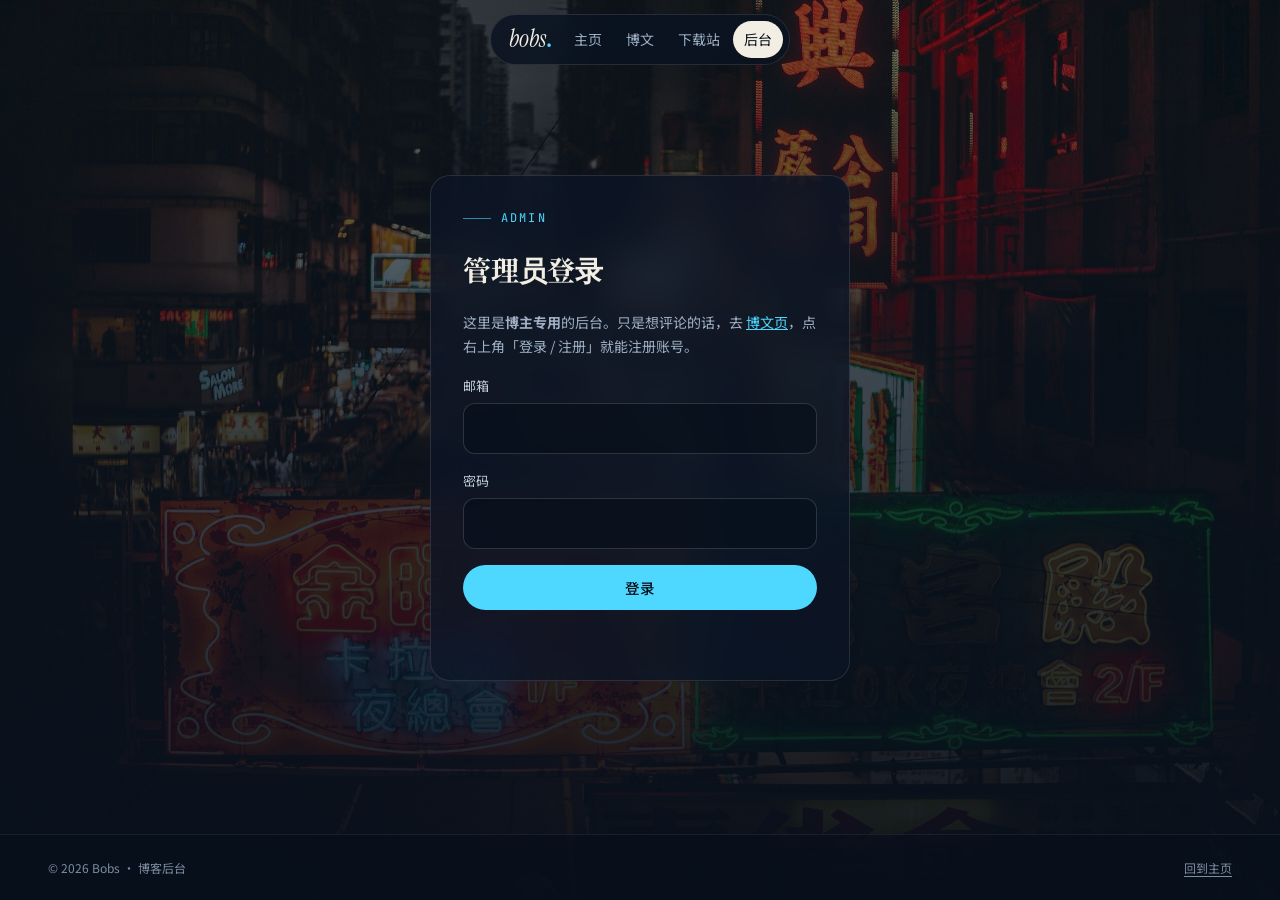
<file: admin.html>
<!doctype html>
<html lang="zh-CN">
<head>
<meta charset="utf-8">
<meta name="viewport" content="width=device-width, initial-scale=1, viewport-fit=cover">
<title>博客后台</title>
<meta name="robots" content="noindex">
<link rel="preconnect" href="https://fonts.googleapis.com">
<link rel="preconnect" href="https://fonts.gstatic.com" crossorigin>
<link rel="stylesheet" href="https://fonts.googleapis.com/css2?family=Instrument+Serif:ital@0;1&family=Noto+Serif+TC:wght@600;900&family=Noto+Sans+SC:wght@400;500;700&family=JetBrains+Mono:wght@400;500&display=swap">
<link rel="stylesheet" href="css/site.css">
<style>
main{max-width:1180px}
.login{max-width:420px;margin:40px auto 0;padding:32px;display:grid;gap:16px}
.login h1{margin:0;font-family:var(--f-hk);font-size:28px}
.login p{margin:0;color:var(--mute);font-size:14px}

.bar{display:flex;flex-wrap:wrap;justify-content:space-between;align-items:center;gap:12px;margin-bottom:22px}
.bar h1{margin:0;font-family:var(--f-hk);font-size:30px}
.who{font-family:var(--f-mono);font-size:12.5px;color:var(--mute);display:flex;gap:12px;align-items:center;flex-wrap:wrap}
.tabs{display:flex;gap:6px;margin-bottom:18px;flex-wrap:wrap}
.tabs button{background:#0a1322b3;border:1px solid var(--line);border-radius:999px;padding:7px 16px;font-size:14px;color:var(--mute);cursor:pointer}
.tabs button.on{background:var(--paper);color:var(--ink);border-color:var(--paper)}

.editor{display:grid;grid-template-columns:minmax(0,1fr) minmax(0,1fr);gap:18px}
@media (max-width:900px){.editor{grid-template-columns:1fr}}
.ed-form{padding:24px;display:grid;gap:14px;align-content:start}
.ed-row{display:grid;grid-template-columns:1fr 1fr;gap:12px}
@media (max-width:560px){.ed-row{grid-template-columns:1fr}}
#content{min-height:380px;font-family:var(--f-mono);font-size:14px}
.ed-actions{display:flex;flex-wrap:wrap;gap:10px;align-items:center}
.check{display:flex;gap:8px;align-items:center;font-size:14px;color:#c4d0de;cursor:pointer}
.check input{width:18px;height:18px;accent-color:var(--neon)}
.preview{padding:28px;min-width:0;max-height:calc(100vh - 140px);overflow:auto;position:sticky;top:90px}
.preview .pv-label{font-family:var(--f-mono);font-size:11.5px;letter-spacing:.14em;color:var(--neon);margin-bottom:12px}
.preview h1{font-family:var(--f-hk);font-size:30px;line-height:1.25;margin:0 0 18px}
.toolbar{display:flex;flex-wrap:wrap;gap:6px}
.toolbar button{background:#ffffff0c;border:1px solid var(--line);border-radius:8px;padding:3px 10px;font-size:13px;cursor:pointer;color:var(--mute)}
.toolbar button:hover{color:var(--paper)}

.table-wrap{overflow-x:auto}
table{width:100%;border-collapse:collapse;font-size:14px;min-width:620px}
th{text-align:left;font-weight:500;color:var(--mute);font-size:13px;padding:12px 16px;border-bottom:1px solid var(--line)}
td{padding:12px 16px;border-bottom:1px solid var(--line-2);vertical-align:top}
td .acts{display:flex;gap:6px;justify-content:flex-end;flex-wrap:wrap}
.pill{font-family:var(--f-mono);font-size:11.5px;padding:2px 9px;border-radius:999px}
.pill.pub{background:#6fe3b41f;color:var(--jade)}
.pill.draft{background:#ffb54724;color:var(--amber)}
.cm-text{max-width:460px;white-space:pre-wrap;overflow-wrap:anywhere;color:#d5dde7}
.muted{color:var(--dim);font-family:var(--f-mono);font-size:12px}
.pill.wait{background:#ffffff14;color:var(--mute)}
.pill.no{background:#ff7a6b24;color:var(--red)}
.reason{font-size:12px;color:var(--amber);margin-top:4px}
.dot{display:inline-block;min-width:18px;padding:0 5px;border-radius:999px;background:var(--amber);color:#1d1406;font-size:11px;font-weight:700;line-height:18px;text-align:center}
.filters{display:flex;flex-wrap:wrap;gap:6px;margin:0 0 12px}
.filters button{background:#0a1322b3;border:1px solid var(--line);border-radius:999px;padding:4px 13px;font-size:13px;color:var(--mute);cursor:pointer}
.filters button.on{background:var(--amber);border-color:var(--amber);color:#1d1406}
.word-form{padding:20px 22px;display:grid;grid-template-columns:minmax(0,2fr) minmax(0,1fr) minmax(0,1fr) auto;gap:12px;align-items:end;margin-bottom:12px}
.word-form .status{grid-column:1/-1}
@media (max-width:760px){.word-form{grid-template-columns:1fr 1fr}}
select.input{appearance:none;cursor:pointer}
.hint{font-size:13px;color:var(--dim);margin:0 0 14px}
.word-list{padding:18px 20px;display:flex;flex-wrap:wrap;gap:8px}
.word{display:inline-flex;align-items:center;gap:6px;padding:4px 6px 4px 12px;border-radius:999px;border:1px solid var(--line);font-size:13.5px;background:#ffffff08}
.word.review{border-style:dashed;border-color:#ffb54777}
.word small{font-family:var(--f-mono);font-size:10.5px;color:var(--dim)}
.word button{background:none;border:0;color:var(--dim);cursor:pointer;font-size:15px;line-height:1;width:22px;height:22px;border-radius:50%}
.word button:hover{background:#ff7a6b33;color:var(--red)}
</style>
</head>
<body>
<div class="city"></div>
<nav class="nav"><div class="nav-in">
  <a href="index.html" class="logo">bobs<b>.</b></a>
  <a class="lk" href="index.html">主页</a>
  <a class="lk" href="blog.html">博文</a>
  <a class="lk" href="downloads.html">下载站</a>
  <a class="lk on" href="admin.html">后台</a>
</div></nav>

<main>
  <div id="cfgMsg"></div>

  <!-- 登录 -->
  <form class="login panel" id="loginBox" hidden>
    <div class="eyebrow">Admin</div>
    <h1>管理员登录</h1>
    <p>这里是<b>博主专用</b>的后台。只是想评论的话，去 <a href="blog.html" style="color:var(--neon);text-decoration:underline">博文页</a>，点右上角「登录 / 注册」就能注册账号。</p>
    <div class="field"><label for="email">邮箱</label><input class="input" id="email" type="email" autocomplete="username" required></div>
    <div class="field"><label for="pwd">密码</label><input class="input" id="pwd" type="password" autocomplete="current-password" required></div>
    <button class="btn btn-neon" id="loginBtn" type="submit">登录</button>
    <p class="status" id="loginSt" role="status"></p>
  </form>

  <!-- 后台 -->
  <div id="dash" hidden>
    <div class="bar">
      <h1>博客后台</h1>
      <div class="who"><span id="whoami"></span><a class="btn btn-ghost btn-sm" href="blog.html" target="_blank" rel="noopener">查看博客 ↗</a><button class="btn btn-ghost btn-sm" id="logout" type="button">退出登录</button></div>
    </div>
    <div class="tabs" id="tabs">
      <button type="button" data-tab="write" class="on">✍️ 写文章</button>
      <button type="button" data-tab="posts">📚 文章管理</button>
      <button type="button" data-tab="comments">💬 评论管理 <span class="dot" id="pendingDot" hidden></span></button>
      <button type="button" data-tab="words">🛡️ 屏蔽词</button>
      <button type="button" data-tab="users">👥 用户</button>
    </div>

    <section data-pane="write">
      <div class="editor">
        <form class="ed-form panel" id="edForm">
          <div class="field"><label for="title">标题</label><input class="input" id="title" maxlength="120" required placeholder="给文章起个名字"></div>
          <div class="field"><label for="summary">摘要 <small>（可选，显示在文章列表里，不填就自动截取正文）</small></label><input class="input" id="summary" maxlength="300"></div>
          <div class="ed-row">
            <div class="field"><label for="tags">标签 <small>用逗号分隔</small></label><input class="input" id="tags" placeholder="开发日志, 纸间"></div>
            <div class="field"><label for="cover">封面图地址 <small>（可选）</small></label><input class="input" id="cover" type="url" placeholder="https://… 或 assets/xxx.jpg"></div>
          </div>
          <div class="field">
            <label for="content">正文 <small>支持 Markdown</small></label>
            <div class="toolbar" id="toolbar">
              <button type="button" data-md="## |">标题</button>
              <button type="button" data-md="**|**">粗体</button>
              <button type="button" data-md="*|*">斜体</button>
              <button type="button" data-md="[|](https://)">链接</button>
              <button type="button" data-md="![图片说明](|)">图片</button>
              <button type="button" data-md="> |">引用</button>
              <button type="button" data-md="- |">列表</button>
              <button type="button" data-md="```&#10;|&#10;```">代码块</button>
            </div>
            <textarea class="input" id="content" required placeholder="开始写吧…"></textarea>
          </div>
          <label class="check"><input type="checkbox" id="published" checked>立即发布（不勾选就存为草稿，只有你能看到）</label>
          <div class="ed-actions">
            <button class="btn btn-neon" id="saveBtn" type="submit">发布文章</button>
            <button class="btn btn-ghost" id="newBtn" type="button" hidden>放弃修改，写新文章</button>
            <p class="status" id="edSt" role="status"></p>
          </div>
        </form>
        <div class="preview panel">
          <div class="pv-label">PREVIEW · 实时预览</div>
          <h1 id="pvTitle">（还没有标题）</h1>
          <div class="md" id="pvBody"></div>
        </div>
      </div>
    </section>

    <section data-pane="posts" hidden>
      <div class="panel table-wrap">
        <table><thead><tr><th>标题</th><th>状态</th><th>发布时间</th><th>评论</th><th style="text-align:right">操作</th></tr></thead><tbody id="postRows"></tbody></table>
      </div>
    </section>

    <section data-pane="comments" hidden>
      <div class="filters" id="cmFilter">
        <button type="button" data-f="pending" class="on">待审核</button>
        <button type="button" data-f="approved">已通过</button>
        <button type="button" data-f="rejected">已拒绝</button>
        <button type="button" data-f="">全部</button>
      </div>
      <div class="panel table-wrap">
        <table><thead><tr><th>昵称</th><th>内容</th><th>文章</th><th>状态</th><th>时间</th><th style="text-align:right">操作</th></tr></thead><tbody id="cmRows"></tbody></table>
      </div>
    </section>

    <section data-pane="words" hidden>
      <form class="panel word-form" id="wordForm">
        <div class="field"><label for="wWord">屏蔽词</label><input class="input" id="wWord" maxlength="40" required placeholder="比如：加微信"></div>
        <div class="field"><label for="wCat">分类</label><select class="input" id="wCat"><option>广告</option><option>色情</option><option>赌博</option><option>违法</option><option>辱骂</option><option>其他</option></select></div>
        <div class="field"><label for="wAct">处理方式</label><select class="input" id="wAct"><option value="block">直接拦截</option><option value="review">进入待审核</option></select></div>
        <button class="btn btn-neon" type="submit">添加</button>
        <p class="status" id="wSt" role="status"></p>
      </form>
      <p class="hint">匹配时会忽略空格、标点、符号和大小写，所以「加 微·信」「加★V★X」也能识别。另外：带链接、或者有 6 位以上连续数字（QQ / 手机号）的评论会自动进入待审核。</p>
      <div class="filters" id="wFilter"></div>
      <div class="panel word-list" id="wordList"></div>
    </section>

    <section data-pane="users" hidden>
      <div class="panel table-wrap">
        <table><thead><tr><th>昵称 / 邮箱</th><th>邮箱验证</th><th>注册时间</th><th>评论数</th><th>状态</th><th style="text-align:right">操作</th></tr></thead><tbody id="userRows"></tbody></table>
      </div>
    </section>
  </div>
</main>

<footer class="site">
  <span>© 2026 Bobs · 博客后台</span>
  <a href="index.html">回到主页</a>
</footer>

<script src="js/vendor/supabase.js"></script>
<script src="js/vendor/marked.min.js"></script>
<script src="js/vendor/purify.min.js"></script>
<script src="js/config.js"></script>
<script src="js/blog.js"></script>
<script>
const $ = s => document.querySelector(s), $$ = s => [...document.querySelectorAll(s)];
const db = Blog.db;
let editingId = null;
const DRAFT_KEY = 'bobs-admin-draft';

/* ---------- 登录 ---------- */
async function boot(){
  if (!Blog.ready) { Blog.notConfigured($('#cfgMsg')); return; }
  const { data: { session } } = await db.auth.getSession();
  show(session);
  db.auth.onAuthStateChange((_e, s) => setTimeout(() => show(s), 0));
}
function show(session){
  const email = session?.user?.email || '';
  const admin = email && (!Blog.cfg.adminEmail || email.toLowerCase() === Blog.cfg.adminEmail.toLowerCase());
  $('#loginBox').hidden = !!admin; $('#dash').hidden = !admin;
  if (session && !admin) { $('#loginSt').className = 'status err'; $('#loginSt').textContent = '这个账号不是管理员。'; db.auth.signOut(); }
  if (admin) { $('#whoami').textContent = '已登录：' + email; loadPosts(); loadComments(); loadWords(); loadUsers(); }
}
$('#loginBox').addEventListener('submit', async e => {
  e.preventDefault(); const st = $('#loginSt'), b = $('#loginBtn');
  b.disabled = true; st.className = 'status'; st.textContent = '登录中…';
  const { error } = await db.auth.signInWithPassword({ email: $('#email').value.trim(), password: $('#pwd').value });
  b.disabled = false;
  if (error) { st.className = 'status err'; st.textContent = error.message === 'Invalid login credentials' ? '邮箱或密码不对，再检查一下。' : '登录失败：' + error.message; }
  else { st.textContent = ''; $('#pwd').value = ''; }
});
$('#logout').onclick = () => db.auth.signOut();

/* ---------- 标签页 ---------- */
$('#tabs').addEventListener('click', e => { const b = e.target.closest('button'); if (!b) return;
  $$('#tabs button').forEach(x => x.classList.toggle('on', x === b));
  $$('[data-pane]').forEach(p => p.hidden = p.dataset.pane !== b.dataset.tab); });
const goTab = t => $(`#tabs [data-tab="${t}"]`).click();

/* ---------- 编辑器 ---------- */
const fields = ['title', 'summary', 'tags', 'cover', 'content'];
function preview(){
  $('#pvTitle').textContent = $('#title').value.trim() || '（还没有标题）';
  $('#pvBody').innerHTML = Blog.md($('#content').value) || '<p style="color:var(--dim)">正文预览会显示在这里。</p>';
  if (!editingId) try { localStorage.setItem(DRAFT_KEY, JSON.stringify(Object.fromEntries(fields.map(f => [f, $('#' + f).value])))); } catch (_) {}
}
fields.forEach(f => $('#' + f).addEventListener('input', preview));
$('#toolbar').addEventListener('click', e => { const b = e.target.closest('button'); if (!b) return;
  const ta = $('#content'), [pre, post] = b.dataset.md.split('|'), s = ta.selectionStart, en = ta.selectionEnd, sel = ta.value.slice(s, en);
  ta.setRangeText(pre + sel + post, s, en, 'end'); ta.selectionStart = ta.selectionEnd = s + pre.length + sel.length; ta.focus(); preview(); });

function fill(p){
  editingId = p?.id || null;
  $('#title').value = p?.title || ''; $('#summary').value = p?.summary || '';
  $('#tags').value = (p?.tags || []).join(', '); $('#cover').value = p?.cover || '';
  $('#content').value = p?.content || ''; $('#published').checked = p ? p.published : true;
  $('#saveBtn').textContent = editingId ? '保存修改' : '发布文章';
  $('#newBtn').hidden = !editingId; $('#edSt').textContent = ''; preview();
}
$('#newBtn').onclick = () => { fill(null); try { localStorage.removeItem(DRAFT_KEY); } catch (_) {} };
$('#published').addEventListener('change', () => { if (!editingId) $('#saveBtn').textContent = $('#published').checked ? '发布文章' : '保存草稿'; });

$('#edForm').addEventListener('submit', async e => {
  e.preventDefault(); const st = $('#edSt'), b = $('#saveBtn');
  const row = {
    title: $('#title').value.trim(), summary: $('#summary').value.trim(), cover: $('#cover').value.trim(),
    content: $('#content').value, published: $('#published').checked,
    tags: $('#tags').value.split(/[,，]/).map(t => t.trim()).filter(Boolean)
  };
  if (!row.title || !row.content.trim()) { st.className = 'status err'; st.textContent = '标题和正文都不能空着。'; return; }
  b.disabled = true; st.className = 'status'; st.textContent = '保存中…';
  const q = editingId ? db.from('posts').update(row).eq('id', editingId).select().single() : db.from('posts').insert(row).select().single();
  const { data, error } = await q; b.disabled = false;
  if (error) { st.className = 'status err'; st.textContent = '保存失败：' + error.message; return; }
  try { localStorage.removeItem(DRAFT_KEY); } catch (_) {}
  fill(data);
  st.className = 'status ok';
  st.innerHTML = (data.published ? '已发布！' : '草稿已保存。') + ` <a href="post.html?id=${data.id}" target="_blank" rel="noopener" style="color:var(--neon)">去看看 ↗</a>`;
  loadPosts();
});

/* ---------- 文章管理 ---------- */
let posts = [];
async function loadPosts(){
  const { data, error } = await db.from('posts').select('id,title,summary,content,cover,tags,published,created_at,comments(count)').order('created_at', { ascending: false });
  const tb = $('#postRows');
  if (error) { tb.innerHTML = `<tr><td colspan="5" class="status err">加载失败：${Blog.esc(error.message)}</td></tr>`; return; }
  posts = data;
  tb.innerHTML = data.length ? data.map(p => `<tr>
    <td><b>${Blog.esc(p.title)}</b><div class="muted">${(p.tags || []).map(t => '#' + Blog.esc(t)).join(' ')}</div></td>
    <td><span class="pill ${p.published ? 'pub' : 'draft'}">${p.published ? '已发布' : '草稿'}</span></td>
    <td class="muted">${Blog.date(p.created_at, true)}</td>
    <td class="muted">${p.comments?.[0]?.count ?? 0}</td>
    <td><div class="acts">
      <a class="btn btn-ghost btn-sm" href="post.html?id=${p.id}" target="_blank" rel="noopener">查看</a>
      <button class="btn btn-ghost btn-sm" data-edit="${p.id}" type="button">编辑</button>
      <button class="btn btn-ghost btn-sm" data-toggle="${p.id}" type="button">${p.published ? '转为草稿' : '发布'}</button>
      <button class="btn btn-danger btn-sm" data-del="${p.id}" type="button">删除</button>
    </div></td></tr>`).join('') : '<tr><td colspan="5" class="empty">还没有文章，去「写文章」写第一篇吧。</td></tr>';
}
// 删除要点两次，避免手滑
function confirmTwice(btn, label){
  if (btn.dataset.armed) return true;
  btn.dataset.armed = '1'; const old = btn.textContent; btn.textContent = label;
  setTimeout(() => { delete btn.dataset.armed; btn.textContent = old; }, 3000); return false;
}
$('#postRows').addEventListener('click', async e => {
  const b = e.target.closest('button'); if (!b) return;
  if (b.dataset.edit) { fill(posts.find(p => p.id === b.dataset.edit)); goTab('write'); scrollTo({ top: 0, behavior: 'smooth' }); }
  if (b.dataset.toggle) { const p = posts.find(x => x.id === b.dataset.toggle); b.disabled = true;
    await db.from('posts').update({ published: !p.published }).eq('id', p.id); loadPosts(); }
  if (b.dataset.del && confirmTwice(b, '确认删除？')) { b.disabled = true;
    const { error } = await db.from('posts').delete().eq('id', b.dataset.del);
    if (error) { b.disabled = false; b.textContent = '删除失败'; return; }
    if (editingId === b.dataset.del) fill(null);
    loadPosts(); loadComments(); }
});

/* ---------- 评论管理 ---------- */
let cmFilter = 'pending';
const ST = { approved: ['pub', '已通过'], pending: ['wait', '待审核'], rejected: ['no', '已拒绝'] };
async function loadComments(){
  let q = db.from('comments').select('id,author,content,is_admin,status,reason,created_at,post_id,user_id,posts(title),profiles(banned)').order('created_at', { ascending: false }).limit(300);
  if (cmFilter) q = q.eq('status', cmFilter);
  const [{ data, error }, { count }] = await Promise.all([q, db.from('comments').select('id', { count: 'exact', head: true }).eq('status', 'pending')]);
  $('#pendingDot').hidden = !count; $('#pendingDot').textContent = count || '';
  const tb = $('#cmRows');
  if (error) { tb.innerHTML = `<tr><td colspan="6" class="status err">加载失败：${Blog.esc(error.message)}</td></tr>`; return; }
  tb.innerHTML = data.length ? data.map(c => {
    const banned = c.profiles?.banned;
    return `<tr>
    <td><b>${Blog.esc(c.author)}</b>${c.is_admin ? ' <span class="pill draft">博主</span>' : ''}${banned ? ' <span class="pill no">已禁言</span>' : ''}</td>
    <td><div class="cm-text">${Blog.esc(c.content)}</div>${c.reason ? `<div class="reason">⚠ ${Blog.esc(c.reason)}</div>` : ''}</td>
    <td><a href="post.html?id=${c.post_id}" target="_blank" rel="noopener" style="color:var(--neon)">${Blog.esc(c.posts?.title || '（已删除）')}</a></td>
    <td><span class="pill ${ST[c.status]?.[0] || ''}">${ST[c.status]?.[1] || c.status}</span></td>
    <td class="muted">${Blog.date(c.created_at, true)}</td>
    <td><div class="acts">
      ${c.status !== 'approved' ? `<button class="btn btn-neon btn-sm" data-st="approved" data-id="${c.id}" type="button">通过</button>` : ''}
      ${c.status !== 'rejected' ? `<button class="btn btn-ghost btn-sm" data-st="rejected" data-id="${c.id}" type="button">拒绝</button>` : ''}
      ${c.user_id && !c.is_admin ? `<button class="btn btn-ghost btn-sm" data-ban="${c.user_id}" data-v="${banned ? '' : '1'}" type="button">${banned ? '解除禁言' : '禁言'}</button>` : ''}
      <button class="btn btn-danger btn-sm" data-del="${c.id}" type="button">删除</button>
    </div></td></tr>`; }).join('')
    : `<tr><td colspan="6" class="empty">${cmFilter === 'pending' ? '没有待审核的评论 🎉' : '这里还没有评论。'}</td></tr>`;
}
$('#cmFilter').addEventListener('click', e => { const b = e.target.closest('button'); if (!b) return;
  cmFilter = b.dataset.f; $$('#cmFilter button').forEach(x => x.classList.toggle('on', x === b)); loadComments(); });
$('#cmRows').addEventListener('click', async e => {
  const b = e.target.closest('button'); if (!b) return;
  if (b.dataset.st) { b.disabled = true; await db.from('comments').update({ status: b.dataset.st, reason: '' }).eq('id', b.dataset.id); loadComments(); loadPosts(); }
  if (b.dataset.ban) { b.disabled = true; await setBan(b.dataset.ban, !!b.dataset.v); loadComments(); loadUsers(); }
  if (b.dataset.del && confirmTwice(b, '确认删除？')) { b.disabled = true;
    const { error } = await db.from('comments').delete().eq('id', b.dataset.del);
    if (error) { b.disabled = false; b.textContent = '删除失败'; return; }
    loadComments(); loadPosts(); }
});

/* ---------- 屏蔽词 ---------- */
let words = [], wCat = '';
async function loadWords(){
  const { data, error } = await db.from('blocked_words').select('word,category,action').order('category').order('word');
  if (error) { $('#wordList').innerHTML = `<p class="status err">加载失败：${Blog.esc(error.message)}<br>如果提示表不存在，说明还没运行 supabase/002-comments-moderation.sql。</p>`; return; }
  words = data; renderWords();
}
function renderWords(){
  const cats = [...new Set(words.map(w => w.category))];
  $('#wFilter').innerHTML = ['', ...cats].map(c => `<button type="button" data-c="${Blog.esc(c)}" class="${c === wCat ? 'on' : ''}">${c ? Blog.esc(c) : '全部'} ${words.filter(w => !c || w.category === c).length}</button>`).join('');
  const list = words.filter(w => !wCat || w.category === wCat);
  $('#wordList').innerHTML = list.length ? list.map(w => `<span class="word ${w.action}" title="${w.action === 'block' ? '直接拦截' : '进入待审核'}">${Blog.esc(w.word)}<small>${w.action === 'block' ? '拦截' : '审核'}</small><button type="button" data-w="${Blog.esc(w.word)}" aria-label="删除">×</button></span>`).join('') : '<p class="status">还没有屏蔽词。</p>';
}
$('#wFilter').addEventListener('click', e => { const b = e.target.closest('button'); if (!b) return; wCat = b.dataset.c; renderWords(); });
$('#wordList').addEventListener('click', async e => { const b = e.target.closest('[data-w]'); if (!b) return;
  await db.from('blocked_words').delete().eq('word', b.dataset.w); loadWords(); });
$('#wordForm').addEventListener('submit', async e => {
  e.preventDefault(); const st = $('#wSt'), word = $('#wWord').value.trim();
  if (!word) return;
  const { error } = await db.from('blocked_words').upsert({ word, category: $('#wCat').value, action: $('#wAct').value });
  st.className = 'status ' + (error ? 'err' : 'ok'); st.textContent = error ? '添加失败：' + error.message : `已添加「${word}」`;
  if (!error) { $('#wWord').value = ''; loadWords(); }
});

/* ---------- 用户 ---------- */
async function setBan(uid, v){ return db.from('profiles').update({ banned: v }).eq('id', uid); }
async function loadUsers(){
  const tb = $('#userRows');
  const { data, error } = await db.rpc('admin_list_users');
  if (error) { tb.innerHTML = `<tr><td colspan="6" class="status err">加载失败：${Blog.esc(error.message)}<br>如果提示函数不存在，说明还没运行 supabase/003-email-verify-and-alias.sql。</td></tr>`; return; }
  const meId = (await db.auth.getSession()).data.session?.user?.id;
  tb.innerHTML = data.length ? data.map(u => `<tr>
    <td><b>${Blog.esc(u.nickname || '（无资料）')}</b><div class="muted">${Blog.esc(u.email || '')}</div></td>
    <td><span class="pill ${u.email_verified ? 'pub' : 'wait'}">${u.email_verified ? '已验证' : '未验证'}</span></td>
    <td class="muted">${Blog.date(u.created_at, true)}</td>
    <td class="muted">${u.comment_count}</td>
    <td><span class="pill ${u.banned ? 'no' : 'pub'}">${u.banned ? '已禁言' : '正常'}</span></td>
    <td><div class="acts">${u.id === meId ? '<span class="muted">（你自己）</span>' : `
      <button class="btn ${u.banned ? 'btn-ghost' : 'btn-danger'} btn-sm" data-ban="${u.id}" data-v="${u.banned ? '' : '1'}" type="button">${u.banned ? '解除禁言' : '禁言'}</button>
      <button class="btn btn-danger btn-sm" data-deluser="${u.id}" type="button">删除账号</button>`}</div></td></tr>`).join('')
    : '<tr><td colspan="6" class="empty">还没有人注册。</td></tr>';
}
$('#userRows').addEventListener('click', async e => {
  const b = e.target.closest('[data-ban]'), d = e.target.closest('[data-deluser]');
  if (b) { b.disabled = true; await setBan(b.dataset.ban, !!b.dataset.v); loadUsers(); loadComments(); }
  if (d && confirmTwice(d, '确认删除？评论也会一起删')) { d.disabled = true;
    const { error } = await db.rpc('admin_delete_user', { uid: d.dataset.deluser });
    if (error) { d.disabled = false; d.textContent = '删除失败'; return; }
    loadUsers(); loadComments(); loadPosts(); }
});

/* ---------- 启动：恢复没写完的草稿 ---------- */
try { const d = JSON.parse(localStorage.getItem(DRAFT_KEY) || 'null'); if (d) fields.forEach(f => $('#' + f).value = d[f] || ''); } catch (_) {}
preview(); boot();
</script>
</body>
</html>
</file>
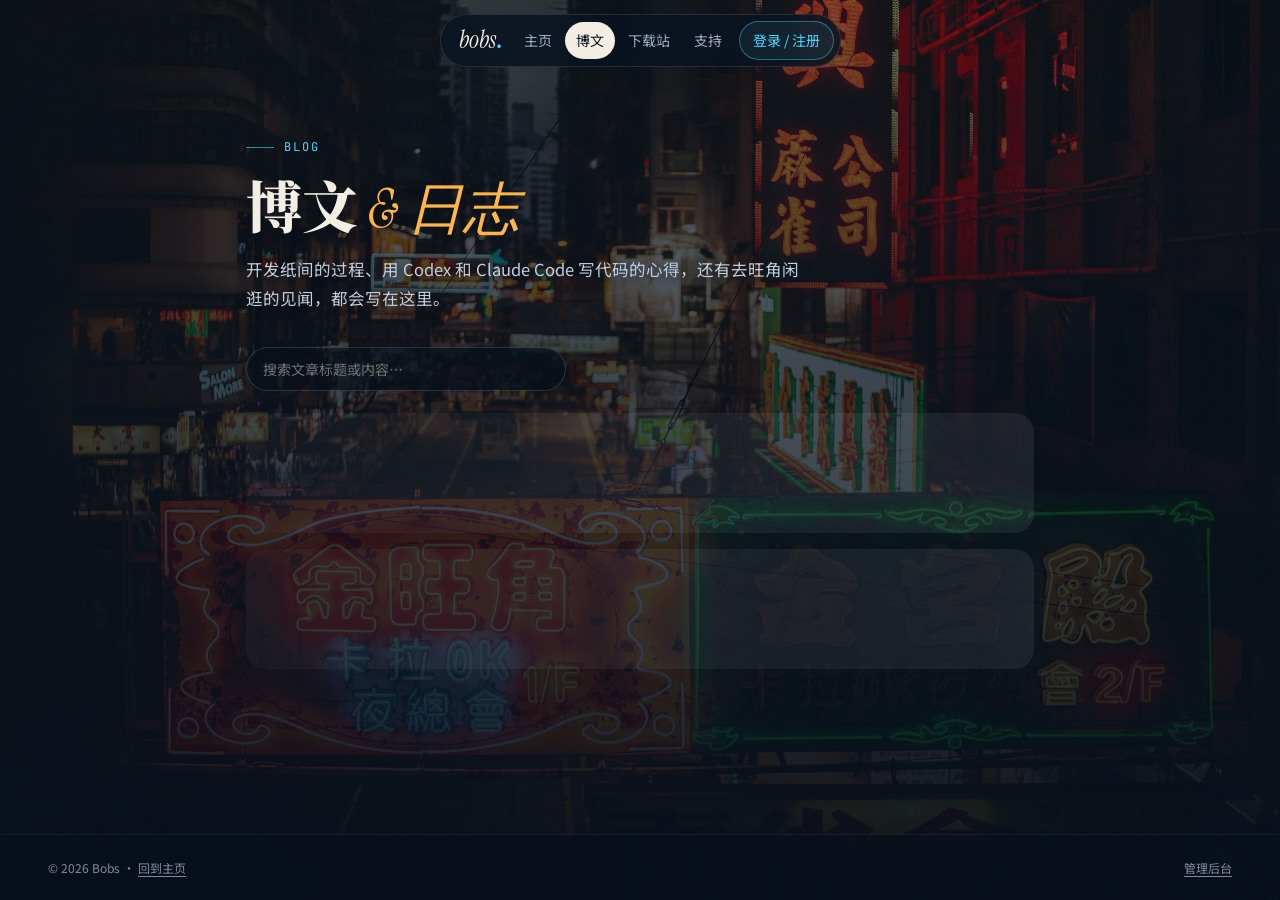
<file: blog.html>
<!doctype html>
<html lang="zh-CN">
<head>
<meta charset="utf-8">
<meta name="viewport" content="width=device-width, initial-scale=1, viewport-fit=cover">
<title>Bobs 的博文</title>
<meta name="description" content="Bobs 的开发日志、AI 编程笔记和旺角见闻。">
<link rel="preconnect" href="https://fonts.googleapis.com">
<link rel="preconnect" href="https://fonts.gstatic.com" crossorigin>
<link rel="stylesheet" href="https://fonts.googleapis.com/css2?family=Instrument+Serif:ital@0;1&family=Noto+Serif+TC:wght@600;900&family=Noto+Sans+SC:wght@400;500;700&family=JetBrains+Mono:wght@400;500&display=swap">
<link rel="stylesheet" href="css/site.css">
<style>
.tools{display:flex;flex-wrap:wrap;gap:12px;align-items:center;margin:34px 0 22px}
.tools .input{max-width:320px;border-radius:999px;padding:9px 16px;font-size:14px}
.chips{display:flex;flex-wrap:wrap;gap:8px}
.chips button{background:#0a1322b3;border:1px solid var(--line);border-radius:999px;padding:5px 13px;font-size:13px;color:var(--mute);cursor:pointer;transition:.2s}
.chips button:hover{color:var(--paper)}
.chips button.on{background:var(--amber);border-color:var(--amber);color:#1d1406}
.list{display:grid;gap:16px}
.card{display:grid;grid-template-columns:minmax(0,1fr) auto;gap:20px;padding:24px 26px;transition:transform .45s var(--spring),border-color .3s}
.card:hover{transform:translateY(-4px);border-color:#4fd8ff66}
.card.has-cover{grid-template-columns:200px minmax(0,1fr)}
@media (max-width:640px){.card,.card.has-cover{grid-template-columns:1fr}}
.card .cover{width:100%;aspect-ratio:16/10;object-fit:cover;border-radius:14px;background:#05080e}
.card h2{margin:6px 0 6px;font-family:var(--f-hk);font-size:clamp(21px,2.6vw,26px);line-height:1.3}
.card p{margin:0 0 12px;color:var(--mute);font-size:14.5px;display:-webkit-box;-webkit-line-clamp:2;-webkit-box-orient:vertical;overflow:hidden}
.meta{display:flex;flex-wrap:wrap;gap:6px 16px;font-family:var(--f-mono);font-size:12px;color:var(--dim);align-items:center}
.meta .draft{color:var(--amber)}
.count{font-family:var(--f-mono);font-size:12px;color:var(--dim)}
</style>
</head>
<body>
<div class="city"></div>
<nav class="nav"><div class="nav-in">
  <a href="index.html" class="logo">bobs<b>.</b></a>
  <a class="lk" href="index.html">主页</a>
  <a class="lk on" href="blog.html">博文</a>
  <a class="lk" href="downloads.html">下载站</a>
  <a class="lk" href="support.html">支持</a>
</div></nav>

<main class="narrow">
  <div class="eyebrow">Blog</div>
  <h1 class="page">博文<em> & 日志</em></h1>
  <p class="lead">开发纸间的过程、用 Codex 和 Claude Code 写代码的心得，还有去旺角闲逛的见闻，都会写在这里。</p>

  <div class="tools">
    <input class="input" id="q" type="search" placeholder="搜索文章标题或内容…" aria-label="搜索文章">
    <div class="chips" id="chips"></div>
    <span class="count" id="count"></span>
  </div>
  <div class="list" id="list">
    <div class="skeleton"></div><div class="skeleton"></div>
  </div>
</main>

<footer class="site">
  <span>© 2026 Bobs · <a href="index.html">回到主页</a></span>
  <a href="admin.html">管理后台</a>
</footer>

<script src="js/vendor/supabase.js"></script>
<script src="js/config.js"></script>
<script src="js/blog.js"></script>
<script src="js/auth.js"></script>
<script>
const list = document.getElementById('list'), q = document.getElementById('q'), chips = document.getElementById('chips'), count = document.getElementById('count');
let posts = [], tag = new URLSearchParams(location.search).get('tag') || '';   // 支持 blog.html?tag=xxx 直接筛选

function render(){
  const kw = q.value.trim().toLowerCase();
  const shown = posts.filter(p => (!tag || (p.tags || []).includes(tag)) &&
    (!kw || (p.title + p.summary + p.content).toLowerCase().includes(kw)));
  count.textContent = `共 ${shown.length} 篇`;
  if (!shown.length) { list.innerHTML = `<div class="panel empty">${posts.length ? '没有找到相关文章，换个关键词试试。' : '还没有文章，敬请期待～'}</div>`; return; }
  list.innerHTML = shown.map(p => `
    <a class="card panel${p.cover ? ' has-cover' : ''}" href="post.html?id=${encodeURIComponent(p.id)}">
      ${p.cover ? `<img class="cover" src="${Blog.esc(p.cover)}" alt="" loading="lazy">` : ''}
      <div style="min-width:0">
        <div class="tags">${(p.tags || []).map(t => `<span class="tag">#${Blog.esc(t)}</span>`).join('')}</div>
        <h2>${Blog.esc(p.title)}</h2>
        <p>${Blog.esc(p.summary || p.content.replace(/[#>*_`\-\[\]()!]/g, '').slice(0, 120))}</p>
        <div class="meta">
          <span>${Blog.date(p.created_at)}</span>
          <span>约 ${Blog.readMin(p.content)} 分钟读完</span>
          <span>💬 ${p.comments?.[0]?.count ?? 0}</span>
        </div>
      </div>
    </a>`).join('');
}

function renderChips(){
  const all = [...new Set(posts.flatMap(p => p.tags || []))];
  chips.innerHTML = all.length ? ['', ...all].map(t => `<button type="button" data-t="${Blog.esc(t)}" class="${t === tag ? 'on' : ''}">${t ? '#' + Blog.esc(t) : '全部'}</button>`).join('') : '';
}
chips.addEventListener('click', e => { const b = e.target.closest('button'); if (!b) return; tag = b.dataset.t; renderChips(); render(); });
q.addEventListener('input', render);

async function load(){
  if (!Blog.ready) { Blog.notConfigured(list); return; }
  // 先显示上次缓存的列表，再去服务器拿最新的
  const cached = Blog.cache.get('posts');
  if (cached && !posts.length) { posts = cached; renderChips(); render(); }
  const { data, error } = await Blog.db.from('posts')
    .select('id,title,summary,content,cover,tags,created_at,comments(count)')
    .eq('published', true).order('created_at', { ascending: false });
  if (error) {
    if (posts.length) { count.textContent = `共 ${posts.length} 篇 · 网络不稳定，显示的是上次加载的内容`; return; }
    Blog.showError(list, error, '文章', () => { list.innerHTML = '<div class="skeleton"></div>'; load(); });
    return;
  }
  posts = data || []; Blog.cache.set('posts', posts); renderChips(); render();
}
load();
</script>
</body>
</html>
</file>
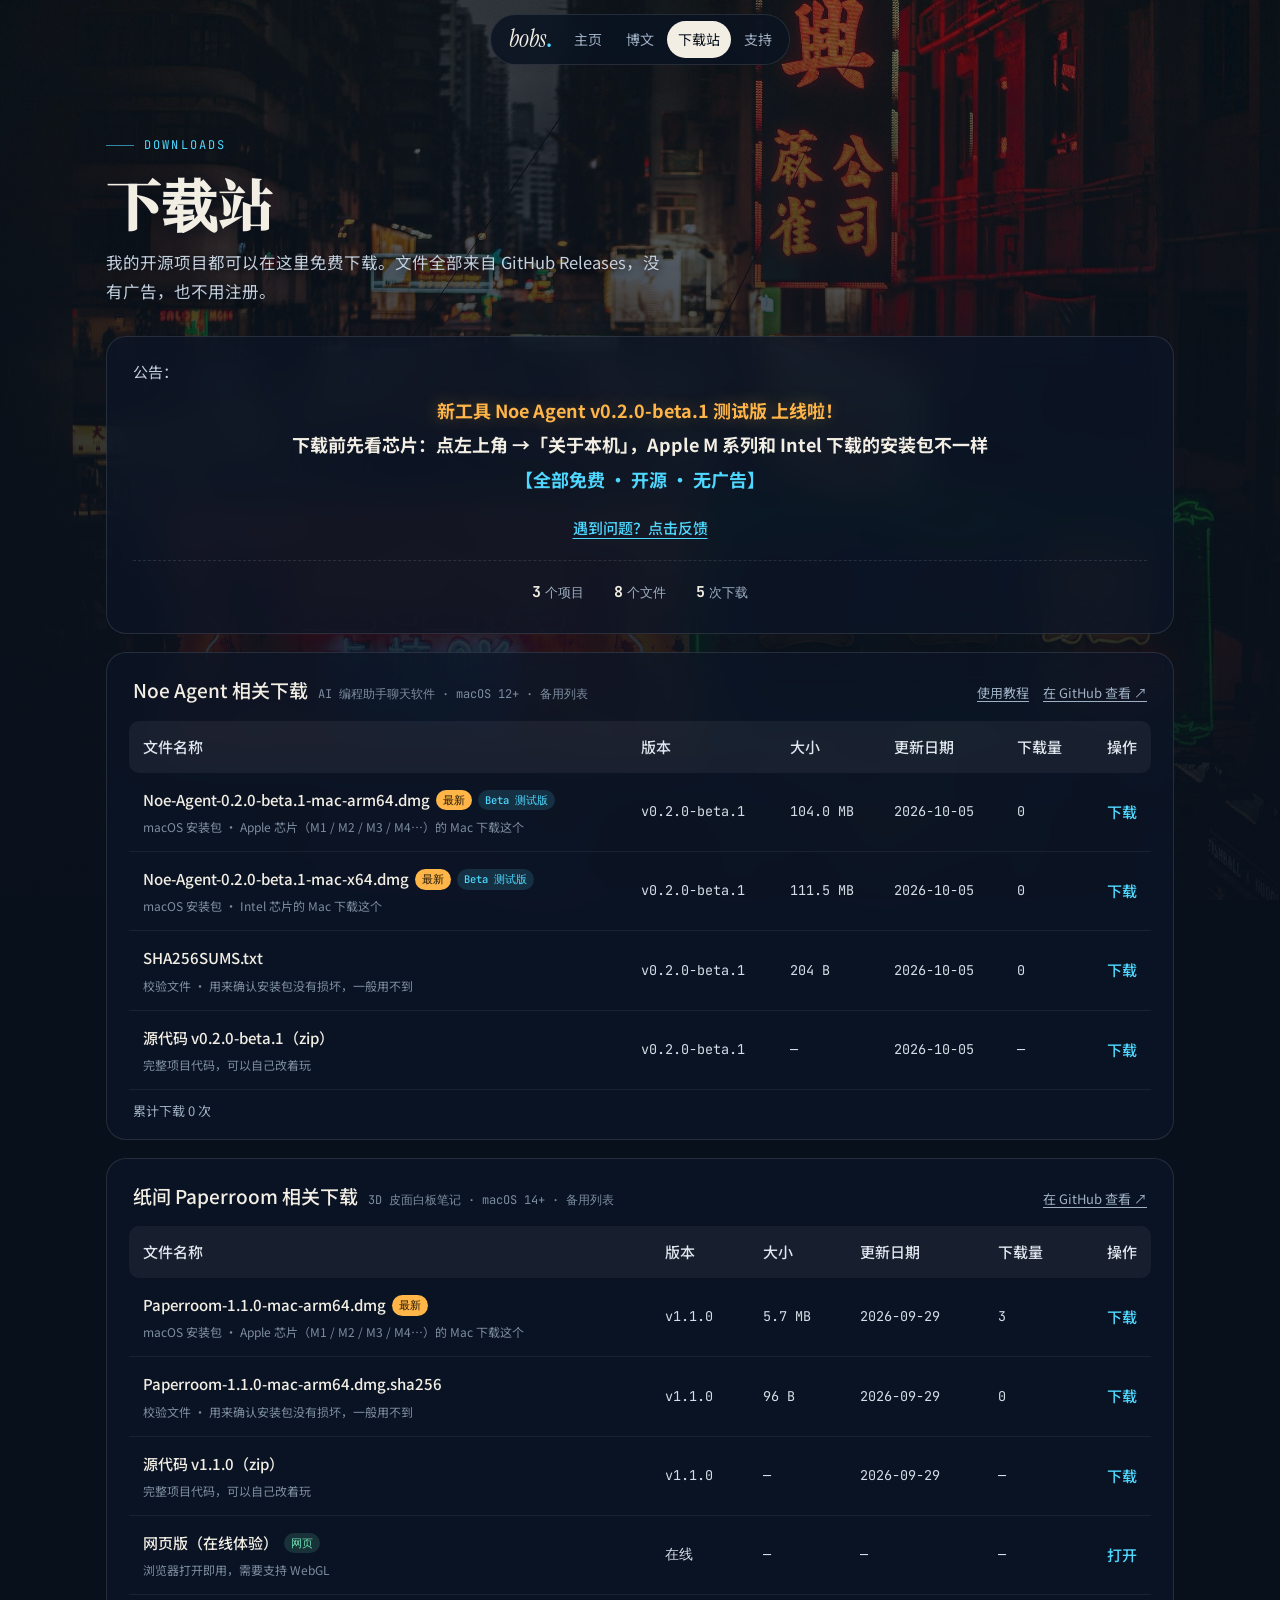
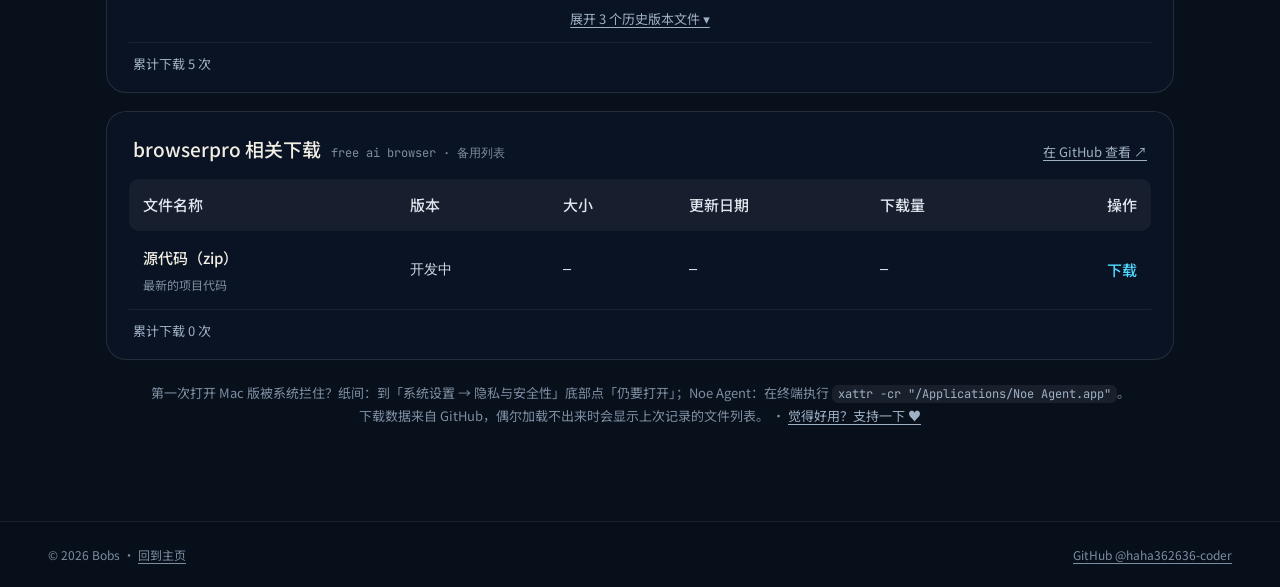
<file: downloads.html>
<!doctype html>
<html lang="zh-CN">
<head>
<meta charset="utf-8">
<meta name="viewport" content="width=device-width, initial-scale=1, viewport-fit=cover">
<title>Bobs 下载站</title>
<meta name="description" content="Bobs 开源项目的下载站：纸间 Paperroom Mac 版、源代码和更多。">
<link rel="preconnect" href="https://fonts.googleapis.com">
<link rel="preconnect" href="https://fonts.gstatic.com" crossorigin>
<link rel="stylesheet" href="https://fonts.googleapis.com/css2?family=Instrument+Serif:ital@0;1&family=Noto+Serif+TC:wght@600;900&family=Noto+Sans+SC:wght@400;500;700&family=JetBrains+Mono:wght@400;500&display=swap">
<link rel="stylesheet" href="css/site.css">
<style>
/* 布局：上面一块公告板，下面每个项目一张商品表样式的下载表 */
.board{margin-top:30px;padding:22px 26px 28px}
.board-hd{font-size:15px;color:#c4d0de;margin-bottom:10px}
.board-body{text-align:center;display:grid;gap:4px;font-weight:700;font-size:clamp(15px,1.9vw,18px);line-height:1.7}
.board-body .hot{color:var(--amber);text-shadow:0 0 18px #ffb54755}
.board-body .ok{color:var(--paper)}
.board-body .tip{color:var(--neon)}
.board-body a{margin-top:16px;font-weight:500;font-size:15px;color:var(--neon);text-decoration:underline;text-underline-offset:4px}
.board-stats{display:flex;justify-content:center;flex-wrap:wrap;gap:10px 30px;margin-top:20px;padding-top:18px;border-top:1px dashed var(--line);font-family:var(--f-mono);font-size:12.5px;color:var(--mute)}
.board-stats b{color:var(--paper);font-size:15px;margin-right:4px;font-variant-numeric:tabular-nums}

.cat{margin-top:18px;padding:20px 22px 10px}
.cat-hd{display:flex;flex-wrap:wrap;justify-content:space-between;align-items:baseline;gap:6px 16px;margin:0 4px 14px}
.cat-hd h2{margin:0;font-size:19px;font-weight:500}
.cat-hd h2 small{font-family:var(--f-mono);font-size:12px;color:var(--dim);margin-left:10px;font-weight:400}
.cat-hd a{font-size:13px;color:var(--mute);text-decoration:underline;text-underline-offset:3px}
.cat-hd a:hover{color:var(--neon)}
.table-wrap{overflow-x:auto}
table{width:100%;border-collapse:collapse;min-width:640px;font-size:15px}
thead th{background:#ffffff0d;font-weight:500;color:#dfe6ee;text-align:left;padding:13px 14px;white-space:nowrap}
thead th:first-child{border-radius:10px 0 0 10px}
thead th:last-child{border-radius:0 10px 10px 0;text-align:right}
tbody td{padding:14px;border-bottom:1px solid var(--line-2);vertical-align:middle}
tbody tr{transition:background .2s}
tbody tr:hover{background:#4fd8ff0a}
td.num{font-family:var(--f-mono);font-size:13.5px;font-variant-numeric:tabular-nums;white-space:nowrap;color:#d5dde7}
td.op{text-align:right;white-space:nowrap}
td.op a{color:var(--neon);font-weight:500}
td.op a:hover{text-decoration:underline;text-underline-offset:3px}
.fname{display:flex;flex-direction:column;gap:3px}
.fname b{font-weight:500}
.fname small{font-size:12px;color:var(--dim)}
.badge{display:inline-block;font-family:var(--f-mono);font-size:10.5px;padding:1px 7px;border-radius:999px;margin-left:6px;vertical-align:2px}
.badge.new{background:var(--amber);color:#1d1406}
.badge.old{background:#ffffff14;color:var(--mute)}
.badge.web{background:#6fe3b424;color:var(--jade)}
.badge.beta{background:#4fd8ff24;color:var(--neon)}
.cat-links{display:flex;gap:14px}
.more-row td{text-align:center;padding:10px}
.more-row button{background:none;border:0;color:var(--mute);font-size:13px;cursor:pointer;text-decoration:underline;text-underline-offset:3px}
.more-row button:hover{color:var(--paper)}
.old-row{display:none}
.show-old .old-row{display:table-row}
.foot-note{margin-top:22px;font-size:13px;color:var(--dim);text-align:center}
.foot-note code{font-family:var(--f-mono);font-size:12px;background:#ffffff12;padding:1px 6px;border-radius:6px;color:var(--mute)}
.foot-note a{color:var(--mute);text-decoration:underline;text-underline-offset:3px}
</style>
</head>
<body>
<div class="city"></div>
<nav class="nav"><div class="nav-in">
  <a href="index.html" class="logo">bobs<b>.</b></a>
  <a class="lk" href="index.html">主页</a>
  <a class="lk" href="blog.html">博文</a>
  <a class="lk on" href="downloads.html">下载站</a>
  <a class="lk" href="support.html">支持</a>
</div></nav>

<main>
  <div class="eyebrow">Downloads</div>
  <h1 class="page">下载站</h1>
  <p class="lead">我的开源项目都可以在这里免费下载。文件全部来自 GitHub Releases，没有广告，也不用注册。</p>

  <section class="board panel" aria-label="公告">
    <div class="board-hd">公告：</div>
    <div class="board-body">
      <span class="hot" id="hotLine">新工具 Noe Agent 测试版上线啦！</span>
      <span class="ok">下载前先看芯片：点左上角  →「关于本机」，Apple M 系列和 Intel 下载的安装包不一样</span>
      <span class="tip">【全部免费 · 开源 · 无广告】</span>
      <a href="https://github.com/haha362636-coder/paperroom/issues" target="_blank" rel="noopener">遇到问题？点击反馈</a>
    </div>
    <div class="board-stats">
      <span><b id="stProjects">3</b>个项目</span>
      <span><b id="stFiles">–</b>个文件</span>
      <span><b id="stDl">–</b>次下载</span>
    </div>
  </section>

  <div id="cats"><div class="skeleton" style="margin-top:18px"></div></div>

  <p class="foot-note">第一次打开 Mac 版被系统拦住？纸间：到「系统设置 → 隐私与安全性」底部点「仍要打开」；Noe Agent：在终端执行 <code>xattr -cr "/Applications/Noe Agent.app"</code>。<br>
  下载数据来自 GitHub，偶尔加载不出来时会显示上次记录的文件列表。 · <a href="support.html">觉得好用？支持一下 ♥</a></p>
</main>

<footer class="site">
  <span>© 2026 Bobs · <a href="index.html">回到主页</a></span>
  <span><a href="https://github.com/haha362636-coder" target="_blank" rel="noopener">GitHub @haha362636-coder</a></span>
</footer>

<script>
/* ---------- 要展示的项目（以后有新项目，往这里加一项就行） ---------- */
const OWNER = 'haha362636-coder';
const PROJECTS = [
  { repo: 'noe-agent', title: 'Noe Agent', note: 'AI 编程助手聊天软件 · macOS 12+', post: true, extra: [] },
  { repo: 'paperroom', title: '纸间 Paperroom', note: '3D 皮面白板笔记 · macOS 14+',
    extra: [{ name: '网页版（在线体验）', hint: '浏览器打开即用，需要支持 WebGL', url: 'https://haha362636-coder.github.io/paperroom/', open: true }] },
  { repo: 'browserpro', title: 'browserpro', note: 'free ai browser', extra: [] },
];
// GitHub 接口访问不了时用的备用列表（2026-10-05 记录）
const FALLBACK = {
  'noe-agent': { branch: 'main', releases: [
    { tag: 'v0.2.0-beta.1', date: '2026-10-05T05:56:39Z', pre: true, assets: [
      ['Noe-Agent-0.2.0-beta.1-mac-arm64.dmg', 109047057, 0], ['Noe-Agent-0.2.0-beta.1-mac-x64.dmg', 116870931, 0], ['SHA256SUMS.txt', 204, 0] ] } ] },
  paperroom: { branch: 'main', releases: [
    { tag: 'v1.1.0', date: '2026-09-29T13:24:20Z', assets: [
      ['Paperroom-1.1.0-mac-arm64.dmg', 5960068, 3], ['Paperroom-1.1.0-mac-arm64.dmg.sha256', 96, 0] ] },
    { tag: 'v1.0.0', date: '2026-09-28T13:32:12Z', assets: [
      ['Paperroom-1.0.0-mac-arm64.dmg', 5968586, 0], ['Paperroom-1.0-promo.mp4', 95338295, 2], ['Paperroom-1.0.0-mac-arm64.dmg.sha256', 105, 0] ] } ] },
  browserpro: { branch: 'claude/minimal-ai-browser-xxihfu', releases: [] },
};

const esc = s => String(s ?? '').replace(/[&<>"']/g, c => ({ '&': '&amp;', '<': '&lt;', '>': '&gt;', '"': '&quot;', "'": '&#39;' }[c]));
const size = b => b == null ? '—' : b < 1024 ? b + ' B' : b < 1048576 ? (b / 1024).toFixed(1) + ' KB' : (b / 1048576).toFixed(1) + ' MB';
const day = iso => iso ? iso.slice(0, 10) : '—';
function kind(name){
  if (/x64.*\.dmg$/i.test(name)) return ['macOS 安装包', 'Intel 芯片的 Mac 下载这个'];
  if (/\.dmg$/i.test(name)) return ['macOS 安装包', 'Apple 芯片（M1 / M2 / M3 / M4…）的 Mac 下载这个'];
  if (/\.sha256$|sha256sums/i.test(name)) return ['校验文件', '用来确认安装包没有损坏，一般用不到'];
  if (/\.(mp4|mov)$/i.test(name)) return ['宣传片', '视频文件'];
  if (/\.zip$/i.test(name)) return ['压缩包', ''];
  return ['文件', ''];
}

async function gh(path){
  const r = await fetch(`https://api.github.com/repos/${OWNER}/${path}`, { headers: { Accept: 'application/vnd.github+json' } });
  if (!r.ok) throw new Error(r.status);
  return r.json();
}
async function loadRepo(repo){
  try {
    const [info, rels] = await Promise.all([gh(repo), gh(repo + '/releases?per_page=20')]);
    return { live: true, branch: info.default_branch,
      releases: rels.filter(r => !r.draft).map(r => ({ tag: r.tag_name, date: r.published_at, pre: r.prerelease,
        assets: r.assets.map(a => [a.name, a.size, a.download_count, a.browser_download_url]) })) };
  } catch (e) { return { live: false, ...FALLBACK[repo] }; }
}

function rowHtml(r){
  return `<tr class="${r.old ? 'old-row' : ''}">
    <td><div class="fname"><b>${esc(r.name)}${r.badge || ''}</b>${r.hint ? `<small>${esc(r.hint)}</small>` : ''}</div></td>
    <td class="num">${esc(r.ver || '—')}</td>
    <td class="num">${r.size}</td>
    <td class="num">${r.date}</td>
    <td class="num">${r.dl ?? '—'}</td>
    <td class="op">${r.url ? `<a href="${esc(r.url)}" ${r.open ? 'target="_blank" rel="noopener"' : ''}>${r.open ? '打开' : '下载'}</a>` : '—'}</td></tr>`;
}

(async () => {
  const data = await Promise.all(PROJECTS.map(p => loadRepo(p.repo)));
  let files = 0, dls = 0, html = '';
  PROJECTS.forEach((p, i) => {
    const d = data[i], rows = [];
    const repoUrl = `https://github.com/${OWNER}/${p.repo}`;
    d.releases.forEach((rel, ri) => {
      const old = ri > 0;
      const rank = n => /\.dmg$/i.test(n) ? 0 : /\.(mp4|mov)$/i.test(n) ? 2 : 1;
      [...rel.assets].sort((a, b) => rank(a[0]) - rank(b[0])).forEach(([name, bytes, count, url]) => {
        const [k, hint] = kind(name);
        files++; dls += count || 0;
        rows.push({ name, hint: `${k}${hint ? ' · ' + hint : ''}`, ver: rel.tag, size: size(bytes), date: day(rel.date), dl: count,
          url: url || `${repoUrl}/releases/download/${rel.tag}/${name}`, old,
          badge: (!old && /\.dmg$/i.test(name) ? '<span class="badge new">最新</span>' : old ? '<span class="badge old">旧版</span>' : '')
            + (rel.pre && /\.dmg$/i.test(name) ? '<span class="badge beta">Beta 测试版</span>' : '') });
      });
    });
    // 源代码：有发布版本就打包最新版本，没有就打包默认分支
    const latest = d.releases[0];
    rows.push(latest
      ? { name: `源代码 ${latest.tag}（zip）`, hint: '完整项目代码，可以自己改着玩', ver: latest.tag, size: '—', date: day(latest.date), url: `${repoUrl}/archive/refs/tags/${latest.tag}.zip` }
      : { name: '源代码（zip）', hint: '最新的项目代码', ver: '开发中', size: '—', date: '—', url: `${repoUrl}/archive/refs/heads/${d.branch || 'main'}.zip` });
    p.extra.forEach(x => rows.push({ ...x, ver: '在线', size: '—', date: '—', badge: '<span class="badge web">网页</span>' }));
    // 新版排前面，旧版收起来（sort 是稳定的，同组内保持原顺序）
    rows.forEach(r => r.old = !!r.old);
    rows.sort((a, b) => a.old - b.old);
    const oldN = rows.filter(r => r.old).length;
    const total = d.releases.reduce((s, r) => s + r.assets.reduce((t, a) => t + (a[2] || 0), 0), 0);
    html += `<section class="cat panel" id="p-${p.repo}">
      <div class="cat-hd"><h2>${esc(p.title)} 相关下载<small>${esc(p.note)}${d.live ? '' : ' · 备用列表'}</small></h2>
        <span class="cat-links">${p.post ? `<a href="blog.html?tag=${encodeURIComponent(p.title)}">使用教程</a>` : ''}<a href="${repoUrl}" target="_blank" rel="noopener">在 GitHub 查看 ↗</a></span></div>
      <div class="table-wrap"><table>
        <thead><tr><th>文件名称</th><th>版本</th><th>大小</th><th>更新日期</th><th>下载量</th><th>操作</th></tr></thead>
        <tbody>${rows.map(rowHtml).join('')}
        ${oldN ? `<tr class="more-row"><td colspan="6"><button type="button" data-more>展开 ${oldN} 个历史版本文件 ▾</button></td></tr>` : ''}</tbody>
      </table></div>
      <p class="status" style="margin:10px 4px 6px">累计下载 ${total} 次</p>
    </section>`;
  });
  document.getElementById('cats').innerHTML = html;
  document.getElementById('stFiles').textContent = files;
  document.getElementById('stDl').textContent = dls;
  document.getElementById('stProjects').textContent = PROJECTS.length;
  const pr = data[0].releases[0];
  if (pr) document.getElementById('hotLine').textContent = `新工具 ${PROJECTS[0].title} ${pr.tag}${pr.pre ? ' 测试版' : ''} 上线啦！`;
})();

document.addEventListener('click', e => {
  const b = e.target.closest('[data-more]'); if (!b) return;
  const sec = b.closest('.cat'), on = sec.classList.toggle('show-old');
  b.textContent = on ? '收起历史版本 ▴' : `展开 ${sec.querySelectorAll('.old-row').length} 个历史版本文件 ▾`;
});
</script>
</body>
</html>
</file>
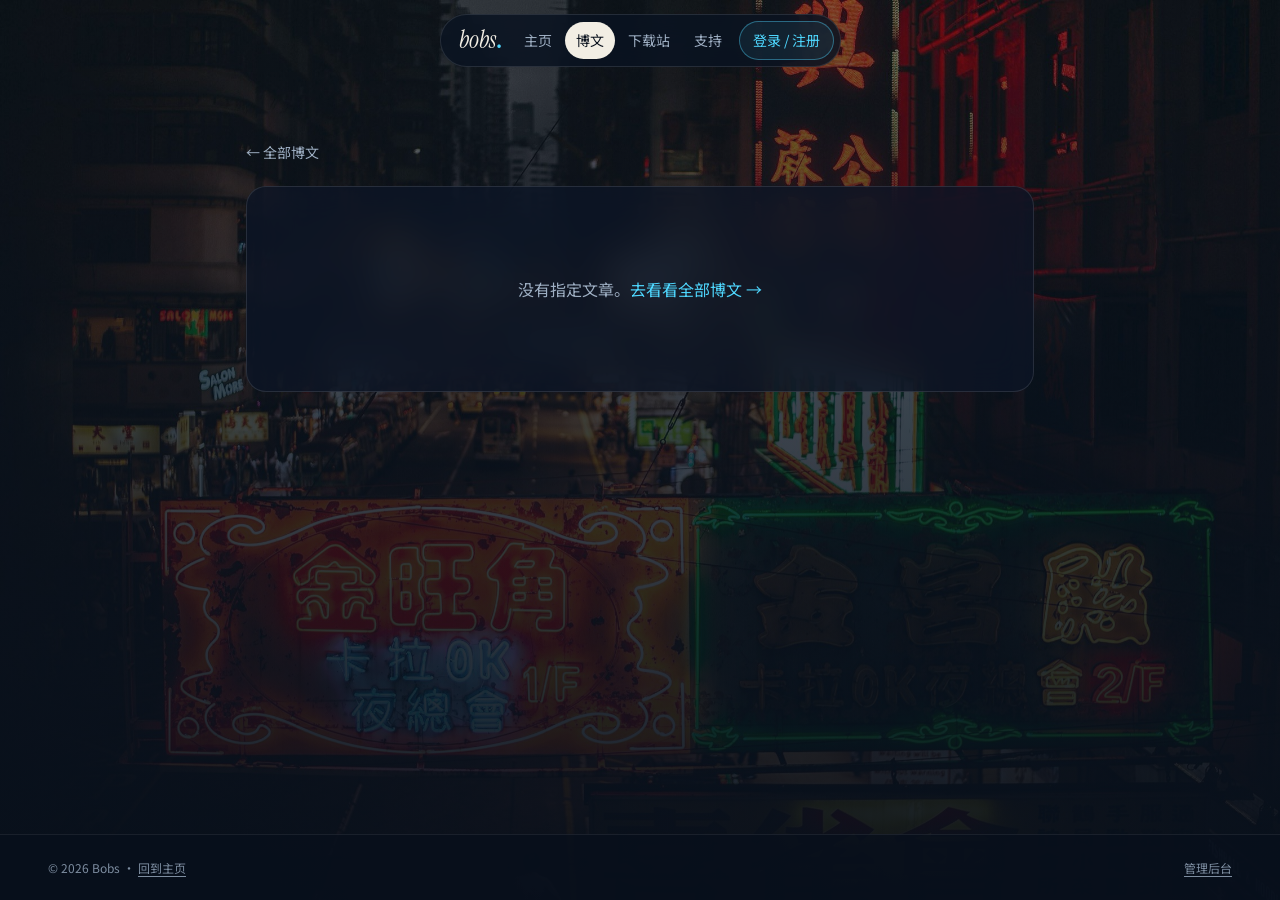
<file: post.html>
<!doctype html>
<html lang="zh-CN">
<head>
<meta charset="utf-8">
<meta name="viewport" content="width=device-width, initial-scale=1, viewport-fit=cover">
<title>Bobs 的博文</title>
<link rel="preconnect" href="https://fonts.googleapis.com">
<link rel="preconnect" href="https://fonts.gstatic.com" crossorigin>
<link rel="stylesheet" href="https://fonts.googleapis.com/css2?family=Instrument+Serif:ital@0;1&family=Noto+Serif+TC:wght@600;900&family=Noto+Sans+SC:wght@400;500;700&family=JetBrains+Mono:wght@400;500&display=swap">
<link rel="stylesheet" href="css/site.css">
<style>
.back{display:inline-flex;gap:6px;font-size:14px;color:var(--mute);margin-bottom:22px}
.back:hover{color:var(--paper)}
.article{padding:clamp(24px,5vw,48px)}
.article h1{font-family:var(--f-hk);font-weight:900;font-size:clamp(30px,5vw,46px);line-height:1.2;margin:10px 0 14px;text-wrap:balance}
.meta{display:flex;flex-wrap:wrap;gap:6px 16px;font-family:var(--f-mono);font-size:12.5px;color:var(--dim);padding-bottom:22px;margin-bottom:26px;border-bottom:1px dashed var(--line)}
.cover{width:100%;max-height:420px;object-fit:cover;border-radius:16px;margin-bottom:26px}

.cm-wrap{margin-top:28px;padding:clamp(22px,4vw,36px)}
.cm-wrap h2{margin:0 0 16px;font-family:var(--f-hk);font-size:22px}
.cm-wrap h2 small{font-family:var(--f-mono);font-size:13px;color:var(--dim);font-weight:400;margin-left:8px}
.rules{font-size:12.5px;color:var(--dim);margin:0 0 16px;line-height:1.7}
.rules b{color:var(--mute);font-weight:500}

.gate{display:flex;flex-wrap:wrap;align-items:center;justify-content:space-between;gap:12px;padding:18px 20px;border-radius:16px;border:1px dashed #4fd8ff55;background:#4fd8ff0a;margin-bottom:24px}
.gate p{margin:0;font-size:14.5px;color:#c4d0de}
.gate .btns{display:flex;gap:8px}

.cm-form{display:grid;gap:10px;margin-bottom:26px}
.me-bar{display:flex;flex-wrap:wrap;align-items:center;gap:8px 14px;font-size:13.5px;color:var(--mute)}
.me-bar b{color:var(--paper)}
.me-bar button{background:none;border:0;padding:0;color:var(--mute);font-size:13px;cursor:pointer;text-decoration:underline;text-underline-offset:3px}
.me-bar button:hover{color:var(--paper)}
.cm-row{display:flex;gap:12px;align-items:center;flex-wrap:wrap}
.cm-row .status{flex:1;min-width:180px}
.counter{font-family:var(--f-mono);font-size:12px;color:var(--dim)}

.cm-list{display:grid;gap:12px}
.cm{display:grid;grid-template-columns:40px minmax(0,1fr);gap:12px;padding:14px 16px;border-radius:14px;background:#ffffff06;border:1px solid var(--line-2)}
.cm.pending{border-style:dashed;border-color:#ffb54755}
.cm.rejected{opacity:.6}
.cm .av{width:40px;height:40px;border-radius:50%;display:grid;place-items:center;font-weight:700;color:var(--ink);background:var(--neon)}
.cm.admin .av{background:var(--amber)}
.cm b{font-size:14.5px}
.cm .badge{font-family:var(--f-mono);font-size:11px;padding:1px 8px;border-radius:999px;margin-left:6px}
.badge.boss{background:#ffb54724;color:var(--amber)}
.badge.wait{background:#ffffff14;color:var(--mute)}
.badge.no{background:#ff7a6b24;color:var(--red)}
.cm time{font-family:var(--f-mono);font-size:11.5px;color:var(--dim);margin-left:8px}
.cm p{margin:4px 0 0;font-size:14.5px;color:#d5dde7;white-space:pre-wrap;overflow-wrap:anywhere}
.cm .del{background:none;border:0;padding:0;margin-left:10px;font-size:12px;color:var(--dim);cursor:pointer}
.cm .del:hover{color:var(--red)}

</style>
</head>
<body>
<div class="city"></div>
<nav class="nav"><div class="nav-in">
  <a href="index.html" class="logo">bobs<b>.</b></a>
  <a class="lk" href="index.html">主页</a>
  <a class="lk on" href="blog.html">博文</a>
  <a class="lk" href="downloads.html">下载站</a>
  <a class="lk" href="support.html">支持</a>
</div></nav>

<main class="narrow">
  <a class="back" href="blog.html">← 全部博文</a>
  <article class="article panel" id="article"><div class="skeleton"></div></article>

  <section class="cm-wrap panel" id="cmWrap" hidden>
    <h2>评论<small id="cmCount"></small></h2>
    <p class="rules"><b>评论规范：</b>注册登录后才能评论。禁止广告、引流、色情、赌博、辱骂等内容，含这些内容的评论会被直接拦截；带链接或联系方式（QQ、微信号、手机号）的评论需要博主审核后才会显示。每 30 秒最多一条，每天最多 20 条。</p>

    <!-- 未登录 -->
    <div class="gate" id="gate">
      <p>登录后才能参与评论～</p>
      <div class="btns">
        <button class="btn btn-neon btn-sm" type="button" data-auth="login">登录</button>
        <button class="btn btn-ghost btn-sm" type="button" data-auth="signup">注册账号</button>
      </div>
    </div>

    <!-- 已登录但邮箱没验证 -->
    <div class="gate" id="verifyGate" hidden>
      <p>你的邮箱还没验证，验证后才能评论。</p>
      <div class="btns"><button class="btn btn-neon btn-sm" type="button" id="verifyBtn">发送验证码</button></div>
      <p class="status" id="verifySt" role="status" style="flex-basis:100%"></p>
    </div>

    <!-- 已登录 -->
    <form class="cm-form" id="cmForm" autocomplete="off" hidden>
      <div class="me-bar">
        <span>以 <b id="meName"></b> 的身份评论</span>
        <button type="button" id="renameBtn">改昵称</button>
        <button type="button" id="logoutBtn">退出登录</button>
      </div>
      <textarea class="input" id="cmText" rows="3" maxlength="500" placeholder="说点什么吧…（最多 500 字）" required></textarea>
      <div class="cm-row">
        <button class="btn btn-neon" id="cmSend" type="submit">发表评论</button>
        <span class="counter" id="counter">0 / 500</span>
        <p class="status" id="cmStatus" role="status"></p>
      </div>
    </form>

    <div class="cm-list" id="cmList"></div>
  </section>
</main>

<footer class="site">
  <span>© 2026 Bobs · <a href="index.html">回到主页</a></span>
  <a href="admin.html">管理后台</a>
</footer>


<script src="js/vendor/supabase.js"></script>
<script src="js/vendor/marked.min.js"></script>
<script src="js/vendor/purify.min.js"></script>
<script src="js/config.js"></script>
<script src="js/blog.js"></script>
<script src="js/auth.js"></script>
<script>
const $ = s => document.querySelector(s);
const id = new URLSearchParams(location.search).get('id');
const db = Blog.db, article = $('#article');
const say = (el, msg, kind = '') => { el.className = 'status ' + kind; el.textContent = msg; };

/* ---------- 登录状态 ---------- */
Auth.onChange(me => {
  const ok = me && me.verified;
  $('#gate').hidden = !!me; $('#verifyGate').hidden = !me || ok; $('#cmForm').hidden = !ok;
  if (me) {
    $('#meName').textContent = me.nickname;
    $('#cmText').disabled = $('#cmSend').disabled = me.banned;
    if (me.banned) say($('#cmStatus'), '你的账号已被禁止评论。', 'err');
  }
  if (!$('#cmWrap').hidden) loadComments();
});
document.querySelectorAll('[data-auth]').forEach(b => b.onclick = () => Auth.open(b.dataset.auth));
$('#renameBtn').onclick = () => Auth.account();
$('#verifyBtn').onclick = async () => { const b = $('#verifyBtn'); b.disabled = true; $('#verifySt').textContent = '发送中…'; const ok = await Auth.verifyEmail($('#verifySt')); b.disabled = false; if (ok) $('#verifySt').textContent = ''; };
$('#logoutBtn').onclick = () => Auth.signOut();

/* ---------- 评论 ---------- */
async function loadComments(){
  const { data, error } = await db.from('comments').select('id,author,content,is_admin,status,user_id,created_at')
    .eq('post_id', id).order('created_at', { ascending: true });
  if (error) { Blog.showError($('#cmList'), error, '评论', loadComments); return; }
  const me = Auth.me;
  $('#cmCount').textContent = `${data.filter(c => c.status === 'approved').length} 条`;
  $('#cmList').innerHTML = data.length ? data.map(c => {
    const mine = me && c.user_id === me.id;
    const tag = c.status === 'pending' ? '<span class="badge wait">审核中 · 只有你能看到</span>'
              : c.status === 'rejected' ? '<span class="badge no">未通过审核</span>' : '';
    return `<div class="cm ${c.is_admin ? 'admin' : ''} ${c.status}">
      <div class="av">${Blog.esc([...c.author.trim()][0] || '?')}</div>
      <div><b>${Blog.esc(c.author)}</b>${c.is_admin ? '<span class="badge boss">博主</span>' : ''}${tag}<time>${Blog.date(c.created_at, true)}</time>${mine ? `<button class="del" type="button" data-del="${c.id}">删除</button>` : ''}
      <p>${Blog.esc(c.content)}</p></div></div>`;
  }).join('') : '<p class="status">还没有评论，来抢沙发吧～</p>';
}
$('#cmList').addEventListener('click', async e => {
  const b = e.target.closest('[data-del]'); if (!b) return;
  if (!b.dataset.armed) { b.dataset.armed = 1; b.textContent = '确认删除？'; setTimeout(() => { delete b.dataset.armed; b.textContent = '删除'; }, 3000); return; }
  await db.from('comments').delete().eq('id', b.dataset.del); loadComments();
});

$('#cmText').addEventListener('input', () => $('#counter').textContent = `${[...$('#cmText').value].length} / 500`);
$('#cmForm').addEventListener('submit', async e => {
  e.preventDefault();
  const st = $('#cmStatus'), btn = $('#cmSend'), content = $('#cmText').value.trim();
  if (!content) return say(st, '写点内容再发吧。', 'err');
  btn.disabled = true; say(st, '发送中…');
  // 作者、审核状态都由数据库决定，这里只传文章和内容
  const { data, error } = await db.from('comments').insert({ post_id: id, author: Auth.me.nickname, content }).select('status').single();
  btn.disabled = false;
  if (error) return say(st, Auth.human(error), 'err');
  $('#cmText').value = ''; $('#counter').textContent = '0 / 500';
  say(st, data?.status === 'pending' ? '已提交！因为包含链接或联系方式，需要博主审核后才会公开显示。' : '评论成功，谢谢你！', 'ok');
  loadComments();
});

/* ---------- 文章 ---------- */
function renderPost(p){
  document.title = p.title + ' · Bobs';
  article.innerHTML = `
    <div class="tags">${(p.tags || []).map(t => `<span class="tag">#${Blog.esc(t)}</span>`).join('')}</div>
    <h1>${Blog.esc(p.title)}</h1>
    <div class="meta"><span>${Blog.date(p.created_at)}</span>${p.updated_at && Blog.date(p.updated_at) !== Blog.date(p.created_at) ? `<span>更新于 ${Blog.date(p.updated_at)}</span>` : ''}<span>约 ${Blog.readMin(p.content)} 分钟读完</span>${p.published ? '' : '<span style="color:var(--amber)">草稿（只有你能看到）</span>'}</div>
    ${p.cover ? `<img class="cover" src="${Blog.esc(p.cover)}" alt="">` : ''}
    <div class="md">${Blog.md(p.content)}</div>`;
}
async function loadPost(){
  if (!Blog.ready) { Blog.notConfigured(article); return; }
  if (!id) { article.innerHTML = '<div class="empty">没有指定文章。<a href="blog.html" style="color:var(--neon)">去看看全部博文 →</a></div>'; return; }
  // 网络不好时先显示上次看过的版本
  const cached = Blog.cache.get('post:' + id);
  if (cached) renderPost(cached);
  const { data: p, error } = await db.from('posts').select('*').eq('id', id).maybeSingle();
  if (error) {
    if (!cached) Blog.showError(article, error, '文章', () => { article.innerHTML = '<div class="skeleton"></div>'; loadPost(); });
    return;
  }
  if (!p) { article.innerHTML = '<div class="empty">这篇文章不存在，或者已经被删除了。<br><a href="blog.html" style="color:var(--neon)">回到全部博文 →</a></div>'; return; }
  if (p.published) Blog.cache.set('post:' + id, p);
  renderPost(p);
  if (p.published) { $('#cmWrap').hidden = false; loadComments(); }
}
loadPost();
</script>
</body>
</html>
</file>
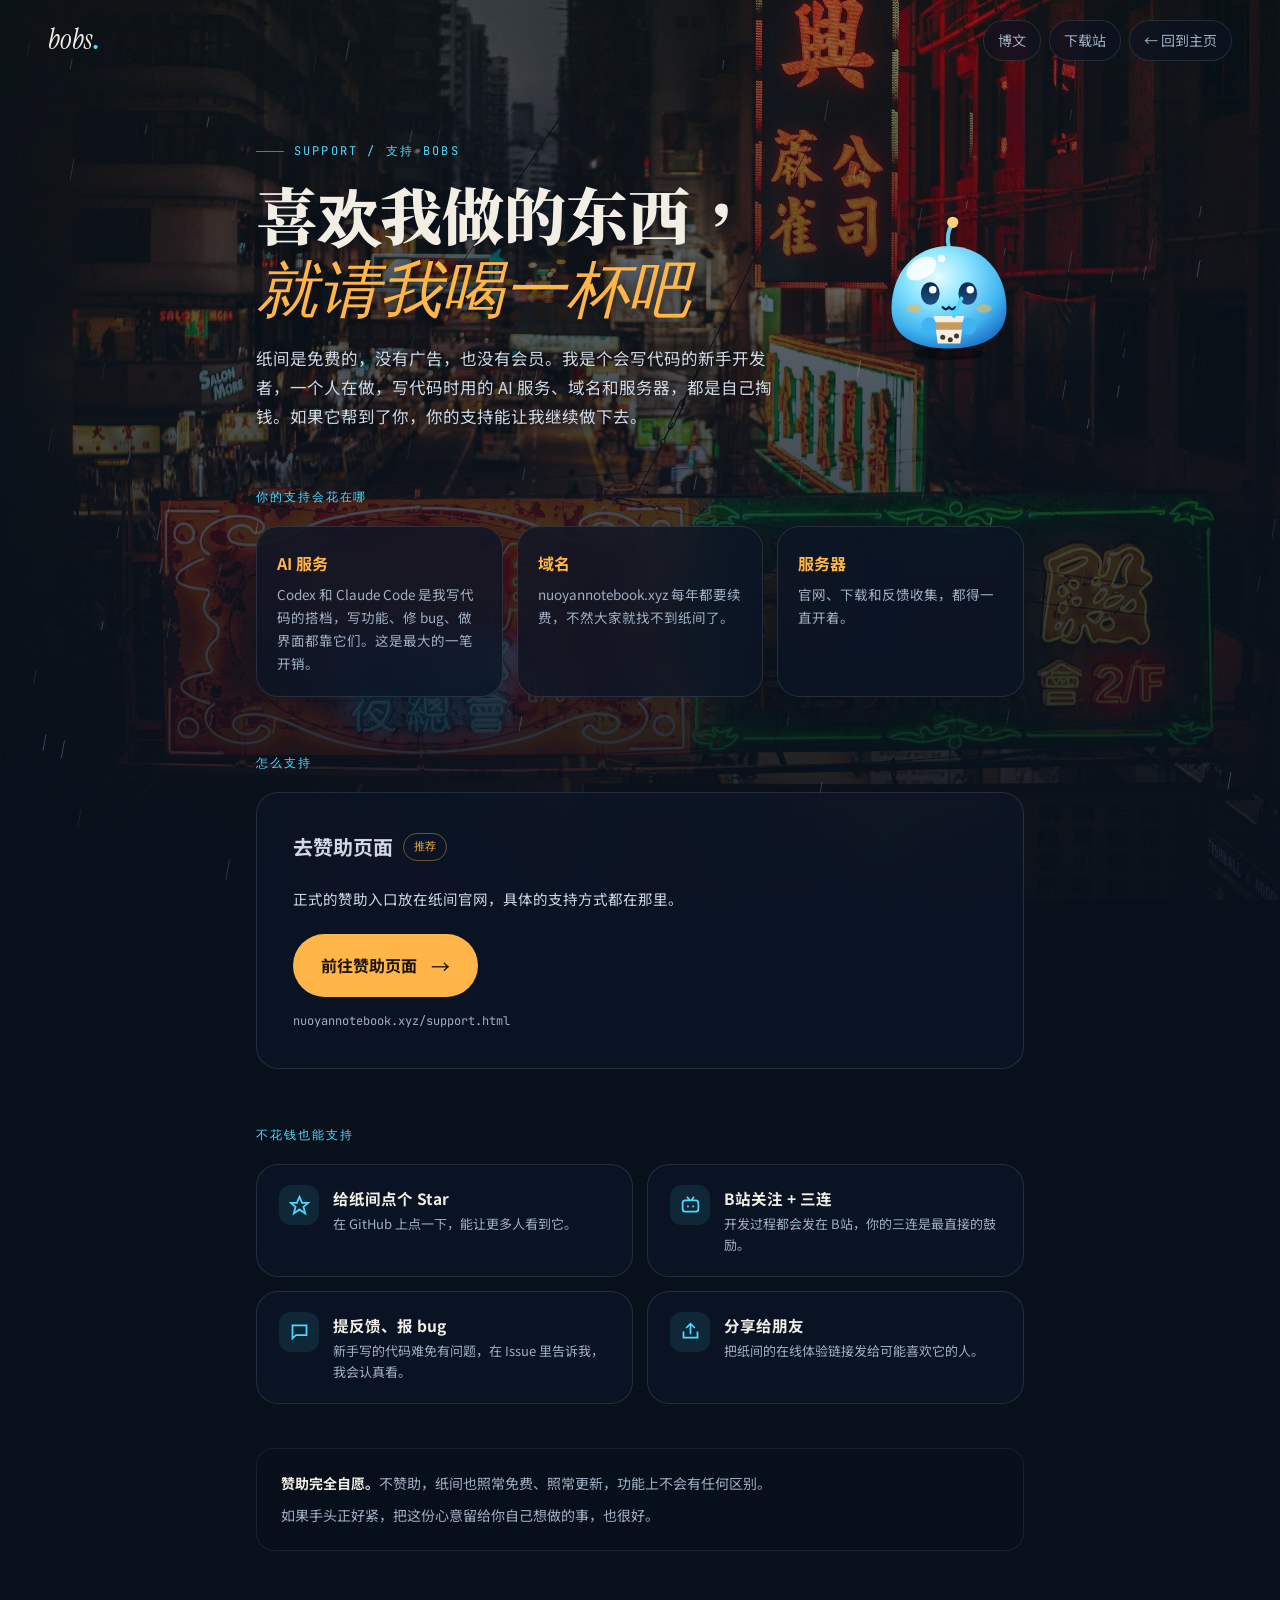
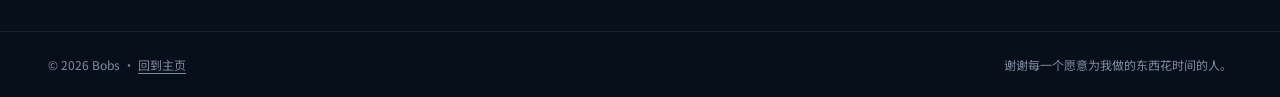
<file: support.html>
<!doctype html>
<html lang="zh-CN">
<head>
<meta charset="utf-8">
<meta name="viewport" content="width=device-width, initial-scale=1, viewport-fit=cover">
<title>支持 Bobs</title>
<meta name="description" content="Bobs 做的东西都是免费的。如果它们帮到了你，可以请 Bobs 喝一杯。">
<link rel="preconnect" href="https://fonts.googleapis.com">
<link rel="preconnect" href="https://fonts.gstatic.com" crossorigin>
<link rel="stylesheet" href="https://fonts.googleapis.com/css2?family=Instrument+Serif:ital@0;1&family=Noto+Serif+TC:wght@600;900&family=Noto+Sans+SC:wght@400;500;700&family=JetBrains+Mono:wght@400;500&display=swap">
<style>
/* Layout: 和主页同一条旺角夜街，单栏窄版；一个主按钮跳到正式的赞助页 */
:root{
  color-scheme: dark;
  --ink:#08101c; --glass:#0c1626c4; --line:#ffffff1c;
  --paper:#f2eee4; --mute:#9fb0c4;
  --neon:#4fd8ff; --amber:#ffb547; --jade:#6fe3b4; --bili:#00a1d6;
  --f-display:"Instrument Serif", Georgia, serif;
  --f-hk:"Noto Serif TC", "Songti TC", "Noto Serif SC", serif;
  --f-body:"Noto Sans SC", -apple-system, "PingFang SC", system-ui, sans-serif;
  --f-mono:"JetBrains Mono", ui-monospace, Menlo, monospace;
  --spring:cubic-bezier(.34,1.56,.64,1);
}
*{box-sizing:border-box}
body{margin:0;min-height:100vh;display:flex;flex-direction:column;background:var(--ink);color:var(--paper);font-family:var(--f-body);font-size:16px;line-height:1.75;-webkit-font-smoothing:antialiased;overflow-x:hidden}
a{color:inherit;text-decoration:none}
:focus-visible{outline:2px solid var(--amber);outline-offset:3px;border-radius:8px}
.city{position:fixed;inset:0;z-index:0;background:url("assets/hk-street.jpg") center 30%/cover no-repeat}
.city::after{content:"";position:absolute;inset:0;background:linear-gradient(180deg,#08101c66 0%,#08101cb0 40%,#08101cee 100%)}
#rain{position:fixed;inset:0;z-index:1;pointer-events:none}

.top{position:relative;z-index:3;display:flex;justify-content:space-between;align-items:center;gap:16px;padding:calc(20px + env(safe-area-inset-top,0px)) clamp(16px,5vw,48px) 0}
.logo{font-family:var(--f-display);font-size:28px;font-style:italic;line-height:1}
.logo b{color:var(--neon);font-style:normal}
.back{font-size:14px;color:var(--mute);border:1px solid var(--line);border-radius:999px;padding:7px 14px;background:#0a1322b3;backdrop-filter:blur(10px);transition:.25s}
.back:hover{color:var(--paper);border-color:#4fd8ff66}

main{position:relative;z-index:2;flex:1;width:100%;max-width:800px;margin:0 auto;padding:clamp(40px,7vw,80px) 16px 80px}
.eyebrow{font-family:var(--f-mono);font-size:12px;letter-spacing:.18em;color:var(--neon);display:flex;align-items:center;gap:10px;text-transform:uppercase}
.eyebrow::before{content:"";width:28px;height:1px;background:currentColor;opacity:.6}
h1{font-family:var(--f-hk);font-weight:900;font-size:clamp(36px,6.4vw,62px);line-height:1.15;margin:16px 0 18px;text-wrap:balance;text-shadow:0 2px 18px #08101c}
h1 em{font-family:var(--f-display);font-weight:400;color:var(--amber)}
.intro{color:#cfd8e3;max-width:58ch;margin:0;font-size:16.5px;text-shadow:0 2px 12px #08101c}

.hero{display:grid;grid-template-columns:minmax(0,1fr) auto;gap:30px;align-items:center}
@media (max-width:640px){.hero{grid-template-columns:1fr}.mascot{display:none}}
.mascot{width:150px;height:150px;animation:float 3.2s ease-in-out infinite}
.mascot svg{width:100%;height:100%;overflow:visible}
.mascot .lid{transform-origin:center;transform-box:fill-box;animation:blink 4.6s infinite}
@keyframes float{0%,100%{transform:translateY(0) scale(1,1)}45%{transform:translateY(-12px) scale(.96,1.05)}55%{transform:translateY(-12px)}90%{transform:translateY(0) scale(1.07,.93)}}
@keyframes blink{0%,93%,100%{transform:scaleY(1)}95.5%{transform:scaleY(.08)}}

h2{margin:56px 0 18px;font-family:var(--f-mono);font-size:12px;letter-spacing:.16em;text-transform:uppercase;color:var(--neon);font-weight:500}
.panel{background:var(--glass);border:1px solid var(--line);border-radius:22px;backdrop-filter:blur(18px) saturate(1.2);-webkit-backdrop-filter:blur(18px) saturate(1.2)}

.uses{list-style:none;margin:0;padding:0;display:grid;grid-template-columns:repeat(3,minmax(0,1fr));gap:14px}
@media (max-width:700px){.uses{grid-template-columns:1fr}}
.uses li{padding:22px 20px;transition:transform .45s var(--spring)}
.uses li:hover{transform:translateY(-5px)}
.uses b{display:block;font-size:16px;color:var(--amber);margin-bottom:6px}
.uses span{font-size:13.5px;color:var(--mute);line-height:1.7;display:block}

.main-way{padding:clamp(24px,4vw,36px)}
.way-title{display:flex;flex-wrap:wrap;align-items:center;gap:10px;margin:0 0 8px}
.way-title b{font-size:20px}
.badge{font-family:var(--f-mono);font-size:11px;padding:3px 10px;border-radius:999px;border:1px solid #ffb54766;color:var(--amber)}
.main-way p{margin:0 0 22px;color:#cfd8e3;font-size:14.5px;max-width:58ch}
.cta{display:inline-flex;align-items:center;gap:14px;padding:15px 28px;border-radius:999px;background:var(--amber);color:#1d1406;font-weight:700;font-size:16px;transition:transform .35s var(--spring),box-shadow .3s}
.cta:hover{transform:translateY(-3px) scale(1.03);box-shadow:0 14px 40px -10px #ffb547cc}
.cta span{font-weight:400;font-size:19px}
.url{display:block;margin-top:14px;font-family:var(--f-mono);font-size:12px;color:var(--mute);word-break:break-all}

.free{display:grid;grid-template-columns:repeat(2,minmax(0,1fr));gap:14px}
@media (max-width:640px){.free{grid-template-columns:1fr}}
.free a{padding:20px 22px;display:flex;gap:14px;align-items:flex-start;transition:transform .45s var(--spring),border-color .3s}
.free a:hover{transform:translateY(-5px);border-color:#4fd8ff66}
.free .ic{flex:none;width:40px;height:40px;border-radius:12px;display:grid;place-items:center;background:#4fd8ff18;color:var(--neon)}
.free .ic svg{width:21px;height:21px}
.free b{display:block;font-size:15.5px;margin-bottom:2px}
.free small{color:var(--mute);font-size:13px;line-height:1.6;display:block}

.note{margin-top:44px;padding:22px 24px;border-radius:18px;border:1px solid #ffffff14;background:#08101ca6}
.note p{margin:0;font-size:14px;color:var(--mute)}
.note p+p{margin-top:8px}
.note strong{color:var(--paper)}

footer{position:relative;z-index:2;display:flex;flex-wrap:wrap;justify-content:space-between;gap:8px 18px;padding:22px clamp(16px,5vw,48px) calc(22px + env(safe-area-inset-bottom,0px));font-size:12px;color:#7d8da0;border-top:1px solid #ffffff12;background:#08101ccc}
footer a{text-decoration:underline;text-underline-offset:3px}

@media (prefers-reduced-motion:reduce){*,*::before,*::after{animation-duration:.01ms!important;animation-iteration-count:1!important;transition-duration:.01ms!important}}
</style>
</head>
<body>
<div class="city"></div>
<canvas id="rain"></canvas>

<header class="top">
  <a class="logo" href="index.html">bobs<b>.</b></a>
  <span style="display:flex;gap:8px;flex-wrap:wrap;justify-content:flex-end"><a class="back" href="blog.html">博文</a><a class="back" href="downloads.html">下载站</a><a class="back" href="index.html">← 回到主页</a></span>
</header>

<main>
  <div class="hero">
    <div>
      <div class="eyebrow">Support / 支持 Bobs</div>
      <h1>喜欢我做的东西，<br><em>就请我喝一杯吧</em></h1>
      <p class="intro">纸间是免费的，没有广告，也没有会员。我是个会写代码的新手开发者，一个人在做，写代码时用的 AI 服务、域名和服务器，都是自己掏钱。如果它帮到了你，你的支持能让我继续做下去。</p>
    </div>
    <div class="mascot" aria-hidden="true">
      <svg viewBox="0 0 120 120">
        <defs>
          <radialGradient id="jBody" cx="40%" cy="30%" r="75%"><stop offset="0" stop-color="#e6fbff"/><stop offset=".35" stop-color="#8fe6ff"/><stop offset=".75" stop-color="#3fb4f0"/><stop offset="1" stop-color="#1f74c9"/></radialGradient>
          <linearGradient id="jEye" x1="0" y1="0" x2="0" y2="1"><stop offset="0" stop-color="#0d2a4a"/><stop offset="1" stop-color="#1c4f86"/></linearGradient>
        </defs>
        <ellipse cx="60" cy="114" rx="28" ry="5" fill="#000" opacity=".35"/>
        <path d="M60 30 Q57 18 63 10" stroke="#6cc9f3" stroke-width="3.2" fill="none" stroke-linecap="round"/>
        <circle cx="63" cy="9" r="4.5" fill="#ffd27a"/>
        <!-- 抱着一杯奶茶 -->
        <path d="M60 28 C88 28 106 50 106 78 C106 100 88 110 60 110 C32 110 14 100 14 78 C14 50 32 28 60 28 Z" fill="url(#jBody)"/>
        <ellipse cx="38" cy="46" rx="13" ry="8" fill="#fff" opacity=".85" transform="rotate(-30 38 46)"/>
        <circle cx="54" cy="38" r="3" fill="#fff" opacity=".85"/>
        <g class="lid"><ellipse cx="45" cy="66" rx="7.5" ry="9" fill="url(#jEye)"/></g>
        <g class="lid"><ellipse cx="75" cy="66" rx="7.5" ry="9" fill="url(#jEye)"/></g>
        <circle cx="47" cy="63" r="3" fill="#fff"/><circle cx="77" cy="63" r="3" fill="#fff"/>
        <ellipse cx="32" cy="78" rx="6" ry="3.4" fill="#ffb547" opacity=".55"/>
        <ellipse cx="88" cy="78" rx="6" ry="3.4" fill="#ffb547" opacity=".55"/>
        <path d="M55 77 q2.5 3 5 0 q2.5 3 5 0" stroke="#0d2a4a" stroke-width="2" fill="none" stroke-linecap="round"/>
        <path d="M48 84 h24 l-3 22 h-18 z" fill="#f2eee4"/>
        <path d="M49 92 h22" stroke="#c99a5b" stroke-width="6"/>
        <circle cx="55" cy="101" r="2" fill="#4a3220"/><circle cx="61" cy="103" r="2" fill="#4a3220"/><circle cx="66" cy="100" r="2" fill="#4a3220"/>
        <path d="M64 84 l6 -14" stroke="#4fd8ff" stroke-width="3" stroke-linecap="round"/>
        <ellipse cx="44" cy="92" rx="6" ry="7" fill="#3fb4f0"/><ellipse cx="76" cy="92" rx="6" ry="7" fill="#3fb4f0"/>
      </svg>
    </div>
  </div>

  <h2>你的支持会花在哪</h2>
  <ul class="uses">
    <li class="panel"><b>AI 服务</b><span>Codex 和 Claude Code 是我写代码的搭档，写功能、修 bug、做界面都靠它们。这是最大的一笔开销。</span></li>
    <li class="panel"><b>域名</b><span>nuoyannotebook.xyz 每年都要续费，不然大家就找不到纸间了。</span></li>
    <li class="panel"><b>服务器</b><span>官网、下载和反馈收集，都得一直开着。</span></li>
  </ul>

  <h2>怎么支持</h2>
  <div class="main-way panel">
    <p class="way-title"><b>去赞助页面</b><span class="badge">推荐</span></p>
    <p>正式的赞助入口放在纸间官网，具体的支持方式都在那里。</p>
    <a class="cta" href="https://nuoyannotebook.xyz/support.html" target="_blank" rel="noopener">前往赞助页面 <span>→</span></a>
    <span class="url">nuoyannotebook.xyz/support.html</span>
  </div>

  <h2>不花钱也能支持</h2>
  <div class="free">
    <a class="panel" href="https://github.com/haha362636-coder/paperroom" target="_blank" rel="noopener">
      <span class="ic"><svg viewBox="0 0 24 24" fill="none" stroke="currentColor" stroke-width="2"><path d="M12 2l3 7h7l-5.5 4.5 2 7.5-6.5-4.5-6.5 4.5 2-7.5L2 9h7z"/></svg></span>
      <span><b>给纸间点个 Star</b><small>在 GitHub 上点一下，能让更多人看到它。</small></span>
    </a>
    <a class="panel" href="https://space.bilibili.com/3546936296606370" target="_blank" rel="noopener">
      <span class="ic"><svg viewBox="0 0 24 24" fill="none" stroke="currentColor" stroke-width="2"><rect x="3" y="6" width="18" height="13" rx="3"/><path d="M8 2l3 4M16 2l-3 4M9 12v2M15 12v2"/></svg></span>
      <span><b>B站关注 + 三连</b><small>开发过程都会发在 B站，你的三连是最直接的鼓励。</small></span>
    </a>
    <a class="panel" href="https://github.com/haha362636-coder/paperroom/issues" target="_blank" rel="noopener">
      <span class="ic"><svg viewBox="0 0 24 24" fill="none" stroke="currentColor" stroke-width="2"><path d="M4 5h16v11H8l-4 4z"/></svg></span>
      <span><b>提反馈、报 bug</b><small>新手写的代码难免有问题，在 Issue 里告诉我，我会认真看。</small></span>
    </a>
    <a class="panel" href="https://haha362636-coder.github.io/paperroom/" target="_blank" rel="noopener">
      <span class="ic"><svg viewBox="0 0 24 24" fill="none" stroke="currentColor" stroke-width="2"><path d="M4 12v7h16v-7M12 3v12M7 8l5-5 5 5"/></svg></span>
      <span><b>分享给朋友</b><small>把纸间的在线体验链接发给可能喜欢它的人。</small></span>
    </a>
  </div>

  <div class="note">
    <p><strong>赞助完全自愿。</strong>不赞助，纸间也照常免费、照常更新，功能上不会有任何区别。</p>
    <p>如果手头正好紧，把这份心意留给你自己想做的事，也很好。</p>
  </div>
</main>

<footer>
  <span>© 2026 Bobs · <a href="index.html">回到主页</a></span>
  <span>谢谢每一个愿意为我做的东西花时间的人。</span>
</footer>

<script>
(() => {
  if (matchMedia('(prefers-reduced-motion: reduce)').matches) return;
  const c = document.getElementById('rain'), x = c.getContext('2d'), d = devicePixelRatio || 1; let drops = [], w, h;
  const size = () => { w = c.width = innerWidth * d; h = c.height = innerHeight * d;
    drops = Array.from({length: Math.round(innerWidth / 12)}, () => ({x: Math.random()*w, y: Math.random()*h, l: (Math.random()*14+8)*d, v: (Math.random()*6+9)*d, a: Math.random()*.2+.06})); };
  size(); addEventListener('resize', size);
  (function f(){ x.clearRect(0,0,w,h); x.lineWidth = d;
    for (const p of drops){ x.strokeStyle = `rgba(190,230,255,${p.a})`; x.beginPath(); x.moveTo(p.x, p.y); x.lineTo(p.x - p.l*.18, p.y + p.l); x.stroke();
      p.y += p.v; p.x -= p.v*.18; if (p.y > h) { p.y = -p.l; p.x = Math.random()*w*1.1; } }
    requestAnimationFrame(f); })();
})();
</script>
</body>
</html>
</file>
<file: css/site.css>
/* 博客 / 下载站 / 后台 共用样式：和主页同一套旺角夜色 */
:root{
  color-scheme: dark;
  --ink:#08101c; --glass:#0c1626c4; --glass-2:#0f1b2ee0; --line:#ffffff1c; --line-2:#ffffff10;
  --paper:#f2eee4; --mute:#9fb0c4; --dim:#7d8da0;
  --neon:#4fd8ff; --amber:#ffb547; --jade:#6fe3b4; --red:#ff7a6b; --bili:#00a1d6;
  --f-display:"Instrument Serif", Georgia, serif;
  --f-hk:"Noto Serif TC", "Songti TC", "Noto Serif SC", serif;
  --f-body:"Noto Sans SC", -apple-system, "PingFang SC", system-ui, sans-serif;
  --f-mono:"JetBrains Mono", ui-monospace, Menlo, monospace;
  --spring:cubic-bezier(.34,1.56,.64,1);
}
*{box-sizing:border-box}
body{margin:0;min-height:100vh;display:flex;flex-direction:column;background:var(--ink);color:var(--paper);font-family:var(--f-body);font-size:16px;line-height:1.75;-webkit-font-smoothing:antialiased;overflow-x:hidden}
a{color:inherit;text-decoration:none}
img{max-width:100%}
button,input,textarea,select{font:inherit;color:inherit}
:focus-visible{outline:2px solid var(--amber);outline-offset:3px;border-radius:8px}
[hidden]{display:none!important}

.city{position:fixed;inset:0;z-index:0;background:url("../assets/hk-street.jpg") center 30%/cover no-repeat}
.city::after{content:"";position:absolute;inset:0;background:linear-gradient(180deg,#08101c80 0%,#08101cc4 40%,#08101cf2 100%)}

/* 顶栏 */
.nav{position:sticky;top:env(safe-area-inset-top,0px);z-index:40;display:flex;justify-content:center;padding:14px 16px 0}
.nav-in{display:flex;align-items:center;gap:2px;padding:6px 6px 6px 18px;border-radius:999px;background:#0a1322d9;border:1px solid var(--line);backdrop-filter:blur(14px);-webkit-backdrop-filter:blur(14px);max-width:100%;overflow-x:auto;scrollbar-width:none}
.nav-in::-webkit-scrollbar{display:none}
.logo{font-family:var(--f-display);font-size:24px;font-style:italic;margin-right:10px;line-height:1;flex:none}
.logo b{color:var(--neon);font-style:normal}
.nav a.lk{font-size:14px;color:var(--mute);padding:6px 11px;border-radius:999px;transition:.25s;white-space:nowrap}
.nav a.lk:hover{color:var(--paper);background:#ffffff10}
.nav a.lk.on{color:var(--ink);background:var(--paper)}

main{position:relative;z-index:2;flex:1;width:100%;max-width:1100px;margin:0 auto;padding:clamp(36px,6vw,70px) 16px 80px}
.narrow{max-width:820px}
.eyebrow{font-family:var(--f-mono);font-size:12px;letter-spacing:.18em;text-transform:uppercase;color:var(--neon);display:flex;align-items:center;gap:10px}
.eyebrow::before{content:"";width:28px;height:1px;background:currentColor;opacity:.6}
h1.page{font-family:var(--f-hk);font-weight:900;font-size:clamp(34px,5.6vw,56px);line-height:1.15;margin:14px 0 14px;text-wrap:balance;text-shadow:0 2px 18px #08101c}
h1.page em{font-family:var(--f-display);font-weight:400;color:var(--amber)}
.lead{color:#c4d0de;max-width:62ch;margin:0;font-size:16.5px;text-shadow:0 2px 12px #08101c}

.panel{background:var(--glass);border:1px solid var(--line);border-radius:20px;backdrop-filter:blur(18px) saturate(1.2);-webkit-backdrop-filter:blur(18px) saturate(1.2)}

.btn{display:inline-flex;align-items:center;justify-content:center;gap:8px;padding:10px 20px;border-radius:999px;border:0;font-weight:500;font-size:14.5px;cursor:pointer;transition:transform .3s var(--spring),background .2s,box-shadow .2s,opacity .2s;white-space:nowrap}
.btn:disabled{opacity:.5;cursor:default;transform:none}
.btn-pri{background:var(--paper);color:var(--ink)}
.btn-pri:hover:not(:disabled){box-shadow:0 10px 30px -8px #4fd8ffaa;transform:translateY(-2px)}
.btn-neon{background:var(--neon);color:var(--ink)}
.btn-neon:hover:not(:disabled){box-shadow:0 10px 30px -8px #4fd8ffcc;transform:translateY(-2px)}
.btn-ghost{background:#ffffff0c;border:1px solid var(--line)}
.btn-ghost:hover:not(:disabled){background:#ffffff18}
.btn-danger{background:#ff7a6b1f;border:1px solid #ff7a6b66;color:#ffb3aa}
.btn-danger:hover:not(:disabled){background:#ff7a6b33}
.btn-sm{padding:6px 13px;font-size:13px}

.field{display:grid;gap:6px}
.field label{font-size:13px;color:#c4d0de}
.field small{font-size:12px;color:var(--dim)}
.input{width:100%;padding:11px 14px;border-radius:12px;border:1px solid #ffffff26;background:#08101cb3;outline:none;font-size:15px;transition:border-color .2s}
.input:focus{border-color:var(--neon)}
textarea.input{resize:vertical;line-height:1.7}
.hp{position:absolute;left:-9999px;width:1px;height:1px;opacity:0}

.status{font-size:13px;color:var(--mute);min-height:1.6em;margin:0}
.status.ok{color:var(--jade)}
.status.err{color:var(--red)}

.notice{padding:18px 22px;border-radius:16px;border:1px solid #ffb5474d;background:#ffb54712;color:#ffdca6;font-size:14px}
.notice b{color:var(--amber)}
.notice code{font-family:var(--f-mono);font-size:12.5px;background:#00000040;padding:1px 6px;border-radius:6px}

.empty{padding:40px 24px;text-align:center;color:var(--mute)}
.skeleton{height:120px;border-radius:20px;background:linear-gradient(90deg,#ffffff08,#ffffff12,#ffffff08);background-size:200% 100%;animation:sk 1.4s infinite}
@keyframes sk{to{background-position:-200% 0}}

.tags{display:flex;flex-wrap:wrap;gap:6px}
.tag{font-family:var(--f-mono);font-size:11.5px;padding:2px 9px;border-radius:7px;background:#4fd8ff14;color:var(--neon)}

/* Markdown 正文 */
.md{font-size:16.5px;line-height:1.9;color:#dfe6ee;overflow-wrap:anywhere}
.md h1,.md h2,.md h3{font-family:var(--f-hk);line-height:1.3;margin:1.6em 0 .6em;color:var(--paper)}
.md h1{font-size:28px}.md h2{font-size:24px}.md h3{font-size:20px}
.md p{margin:0 0 1.1em}
.md a{color:var(--neon);text-decoration:underline;text-underline-offset:3px}
.md img{border-radius:14px;display:block;margin:1.2em auto}
.md blockquote{margin:1.2em 0;padding:4px 18px;border-left:3px solid var(--amber);color:var(--mute);background:#ffb5470a;border-radius:0 10px 10px 0}
.md code{font-family:var(--f-mono);font-size:.88em;background:#ffffff12;padding:2px 6px;border-radius:6px}
.md pre{background:#050a12;border:1px solid var(--line);border-radius:14px;padding:16px 18px;overflow-x:auto}
.md pre code{background:none;padding:0;font-size:13.5px;line-height:1.7}
.md ul,.md ol{padding-left:1.4em;margin:0 0 1.1em}
.md hr{border:0;border-top:1px dashed var(--line);margin:2em 0}
.md table{border-collapse:collapse;display:block;overflow-x:auto;margin:1em 0}
.md th,.md td{border:1px solid var(--line);padding:6px 12px}

/* 登录 / 注册弹窗 */
dialog.auth-dlg{width:calc(100% - 32px);max-width:420px;padding:0;border:1px solid var(--line);border-radius:22px;background:#0b1424f5;color:var(--paper);box-shadow:0 30px 80px -20px #000d}
dialog.auth-dlg::backdrop{background:#04080fcc;backdrop-filter:blur(4px)}
.dlg{padding:26px 26px 22px;display:grid;gap:14px}
.dlg-hd{display:flex;justify-content:space-between;align-items:center}
.dlg-tabs{display:flex;gap:4px;background:#ffffff0c;border-radius:999px;padding:4px}
.dlg-tabs button{border:0;background:none;padding:6px 16px;border-radius:999px;font-size:14px;color:var(--mute);cursor:pointer}
.dlg-tabs button.on{background:var(--paper);color:var(--ink)}
.x{background:none;border:0;color:var(--mute);font-size:24px;cursor:pointer;width:36px;height:36px;border-radius:50%;line-height:1}
.x:hover{background:#ffffff12;color:var(--paper)}
.dlg .agree{display:flex;gap:8px;align-items:flex-start;font-size:12.5px;color:var(--mute);line-height:1.6}
.dlg .agree input{margin-top:3px;accent-color:var(--neon)}
.dlg .link{background:none;border:0;padding:0;font-size:13px;color:var(--mute);cursor:pointer;text-decoration:underline;text-underline-offset:3px;justify-self:start}
.dlg .link:hover{color:var(--paper)}
.dlg h3{margin:0;font-family:var(--f-hk);font-size:20px}
.dlg .tip{margin:0;font-size:13px;color:var(--mute);line-height:1.7}
.dlg .tip[hidden]{display:none}
.acct-btns{display:flex;gap:10px;flex-wrap:wrap}
.code-input{font-family:var(--f-mono);font-size:24px;letter-spacing:.35em;text-align:center;padding:12px}
.code-input::placeholder{letter-spacing:normal;font-size:15px;font-family:var(--f-body)}
.code-links{display:flex;justify-content:space-between;gap:12px}
.verify-box{display:flex;flex-wrap:wrap;align-items:center;justify-content:space-between;gap:10px;padding:12px 14px;border-radius:14px;border:1px solid #ffb5474d;background:#ffb54712;font-size:13.5px;color:#ffdca6}
.dlg .link:disabled{opacity:.5;cursor:default;text-decoration:none}
.dlg .tip b{color:var(--paper);font-weight:500;word-break:break-all}
.nav .auth-btn{border:1px solid #4fd8ff66;background:#4fd8ff14;color:var(--neon);font:inherit;font-size:14px;padding:6px 13px;border-radius:999px;cursor:pointer;white-space:nowrap;margin-left:4px;flex:none}
.nav .auth-btn:hover{background:#4fd8ff2a}
.nav .auth-btn.in{border-color:var(--line);background:#ffffff0c;color:var(--paper)}

footer.site{position:relative;z-index:2;display:flex;flex-wrap:wrap;justify-content:space-between;gap:8px 18px;padding:22px clamp(16px,5vw,48px) calc(22px + env(safe-area-inset-bottom,0px));font-size:12px;color:var(--dim);border-top:1px solid #ffffff12;background:#08101ccc}
footer.site a{text-decoration:underline;text-underline-offset:3px}

@media (prefers-reduced-motion:reduce){*,*::before,*::after{animation-duration:.01ms!important;animation-iteration-count:1!important;transition-duration:.01ms!important}}
</file>
